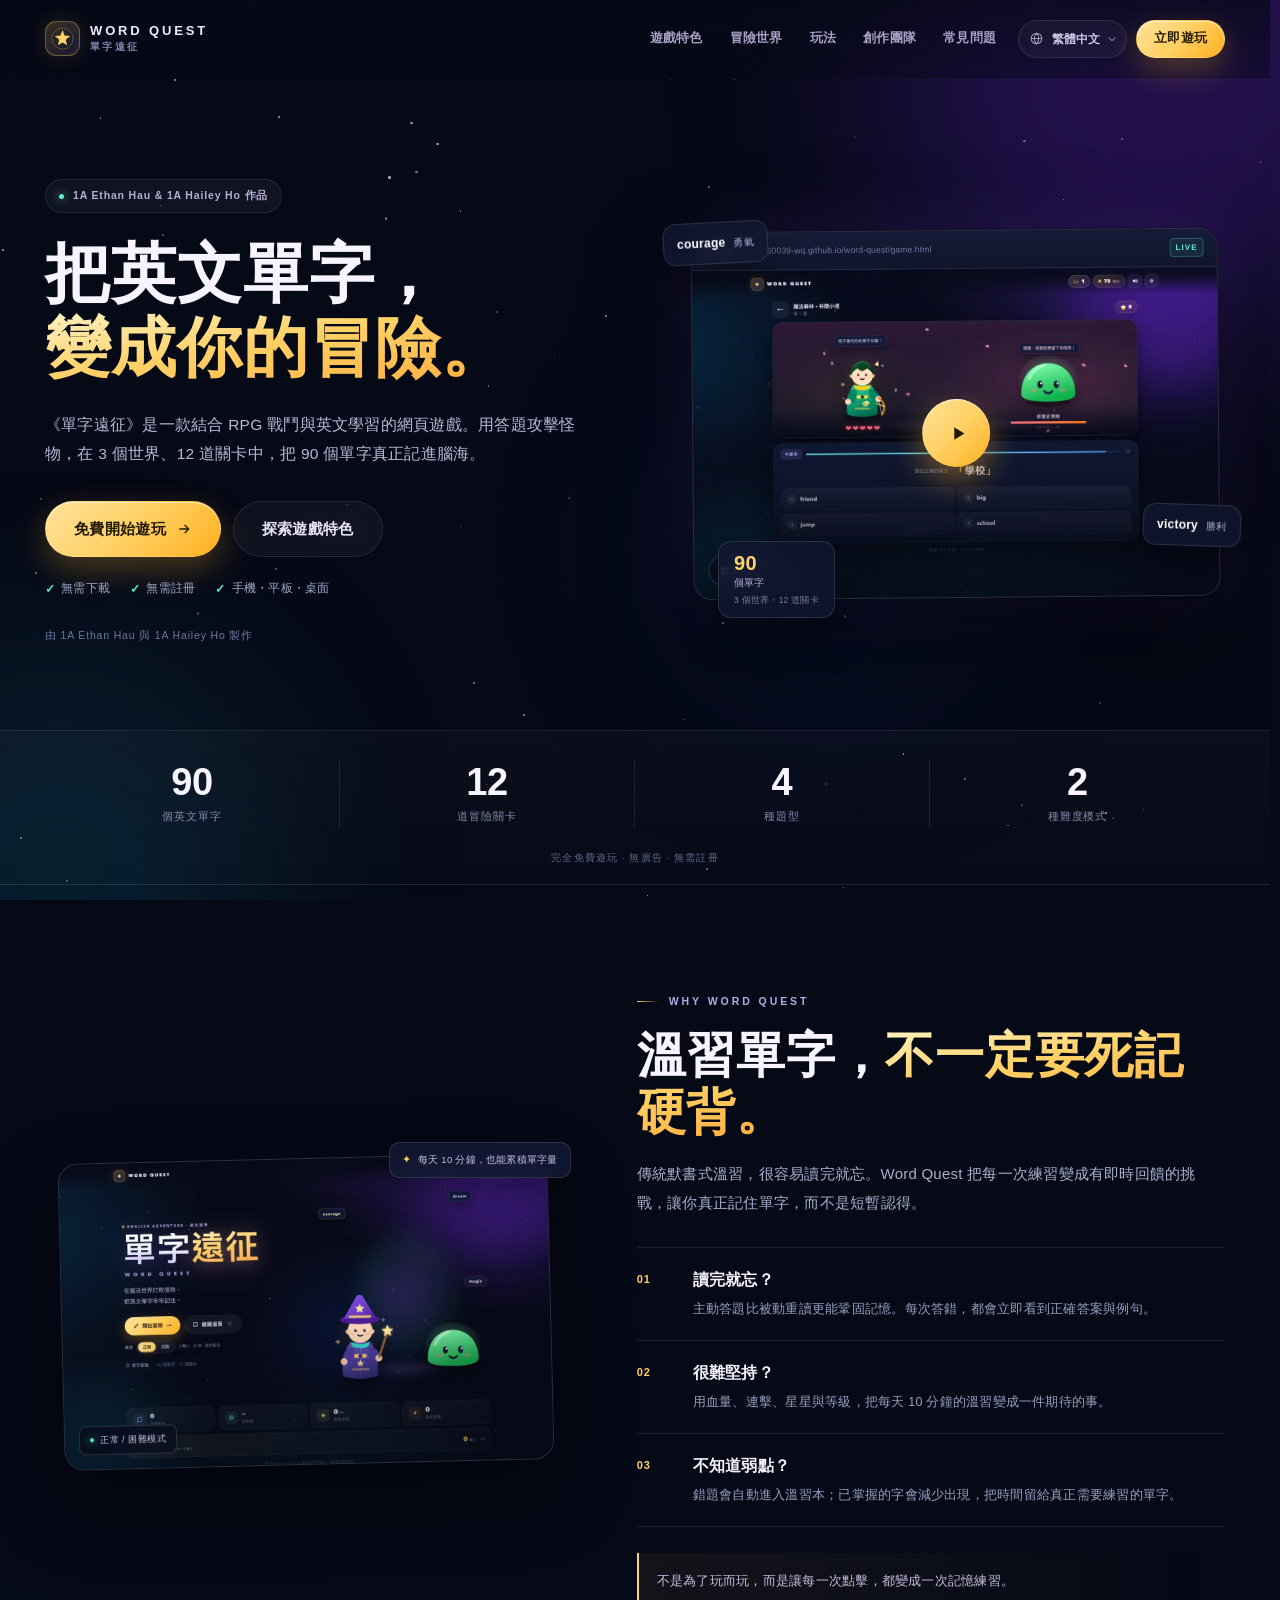
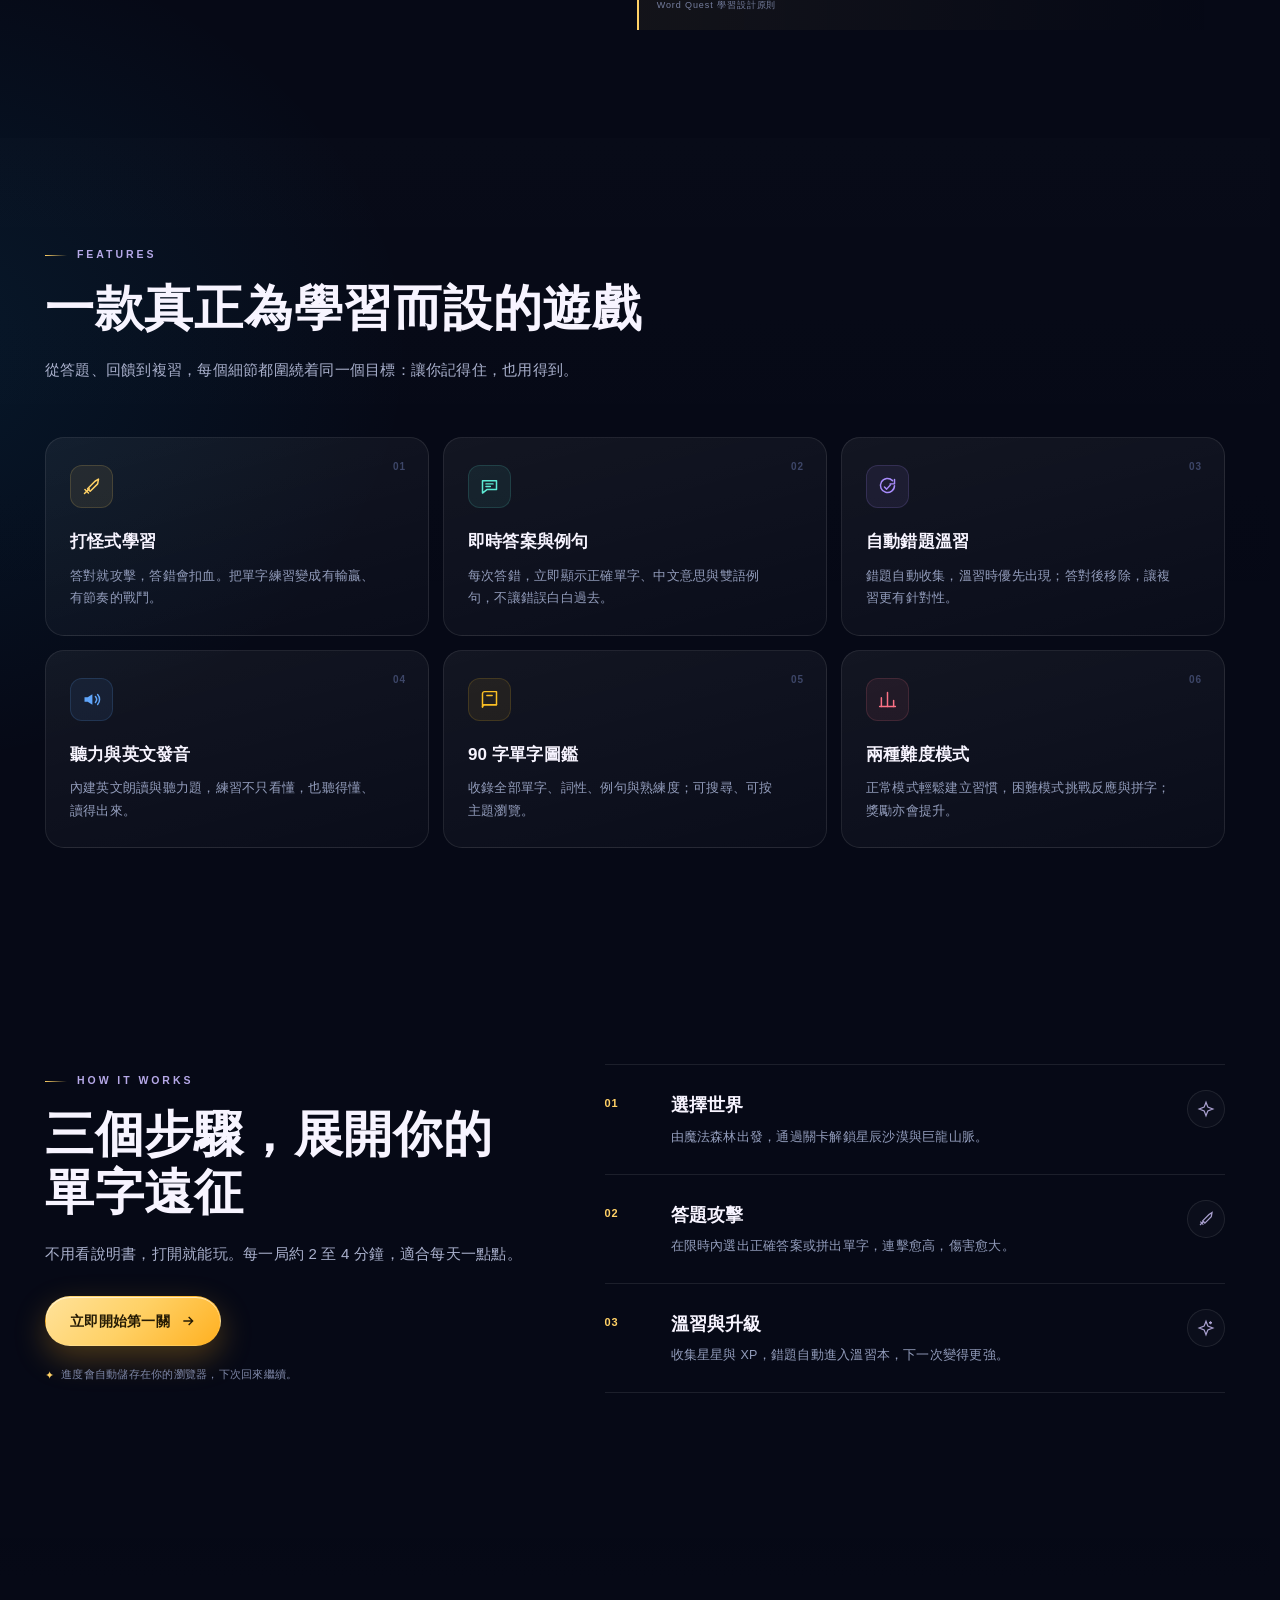
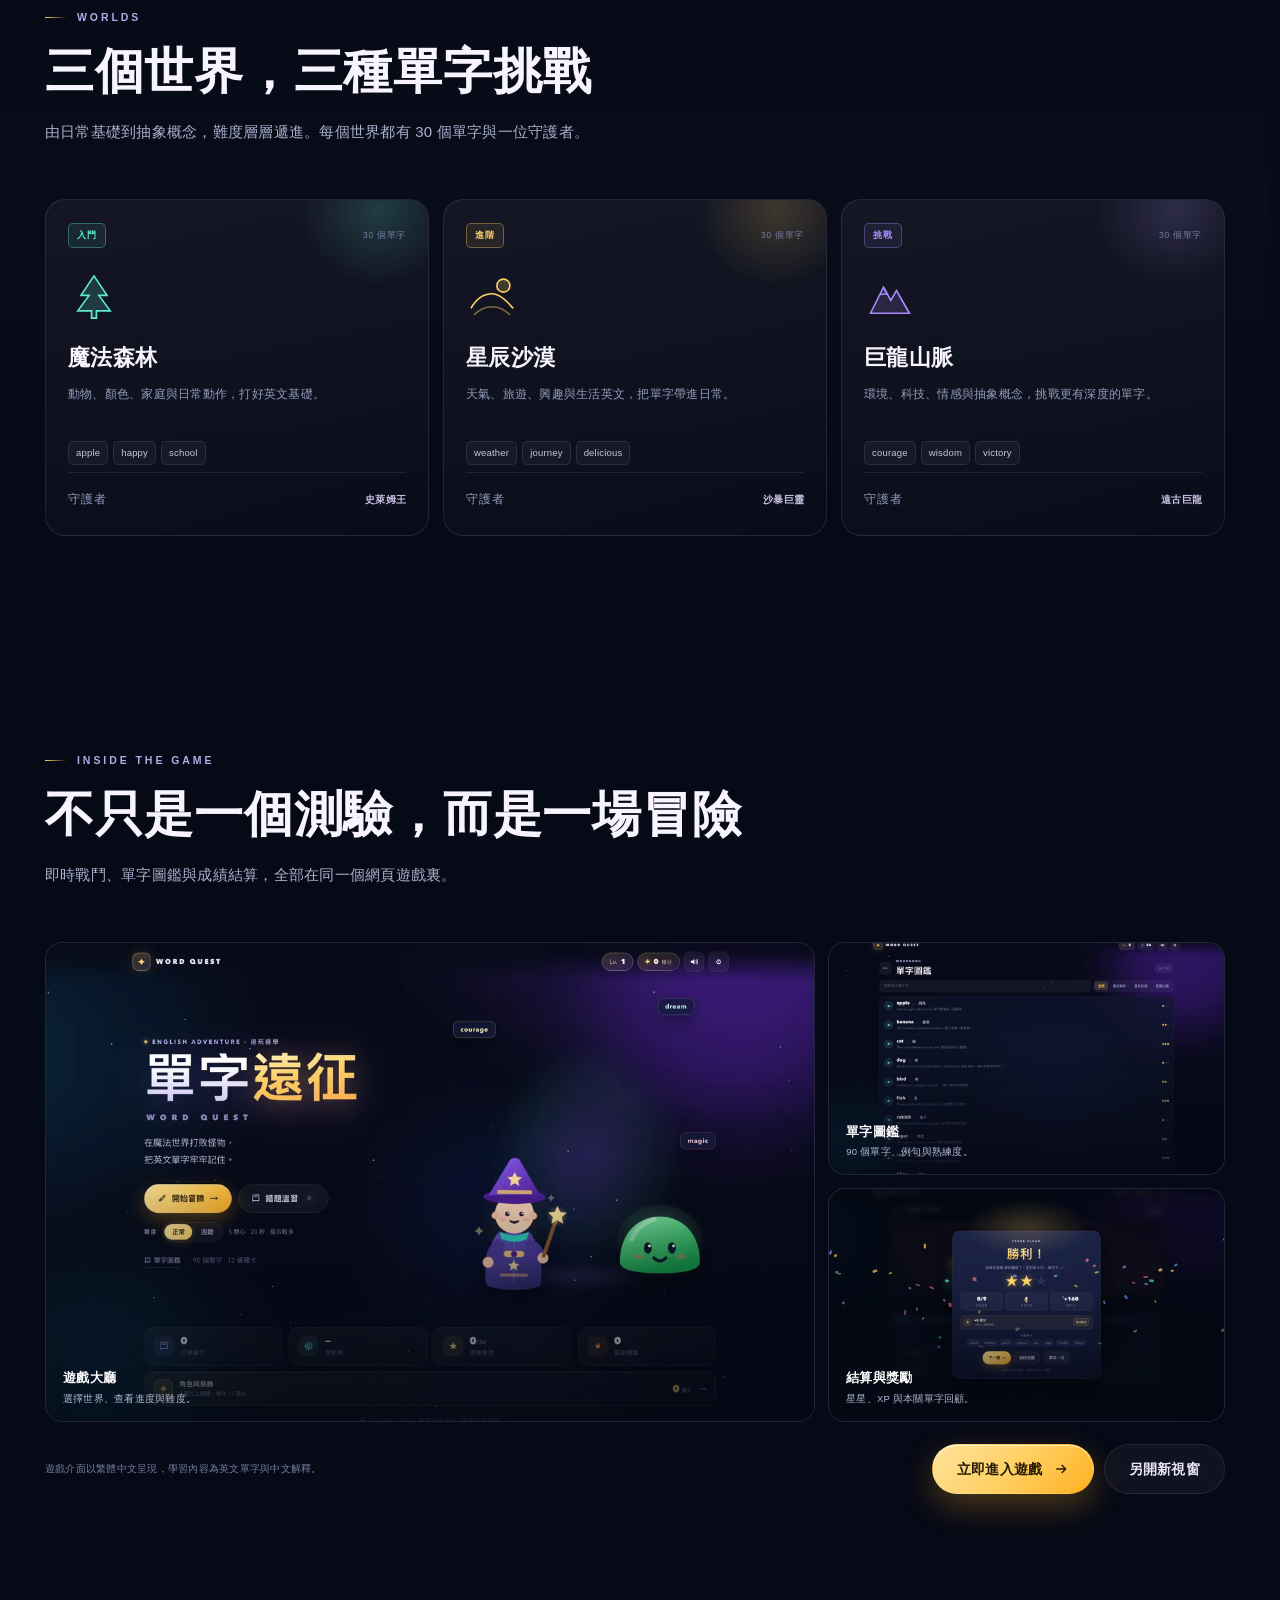
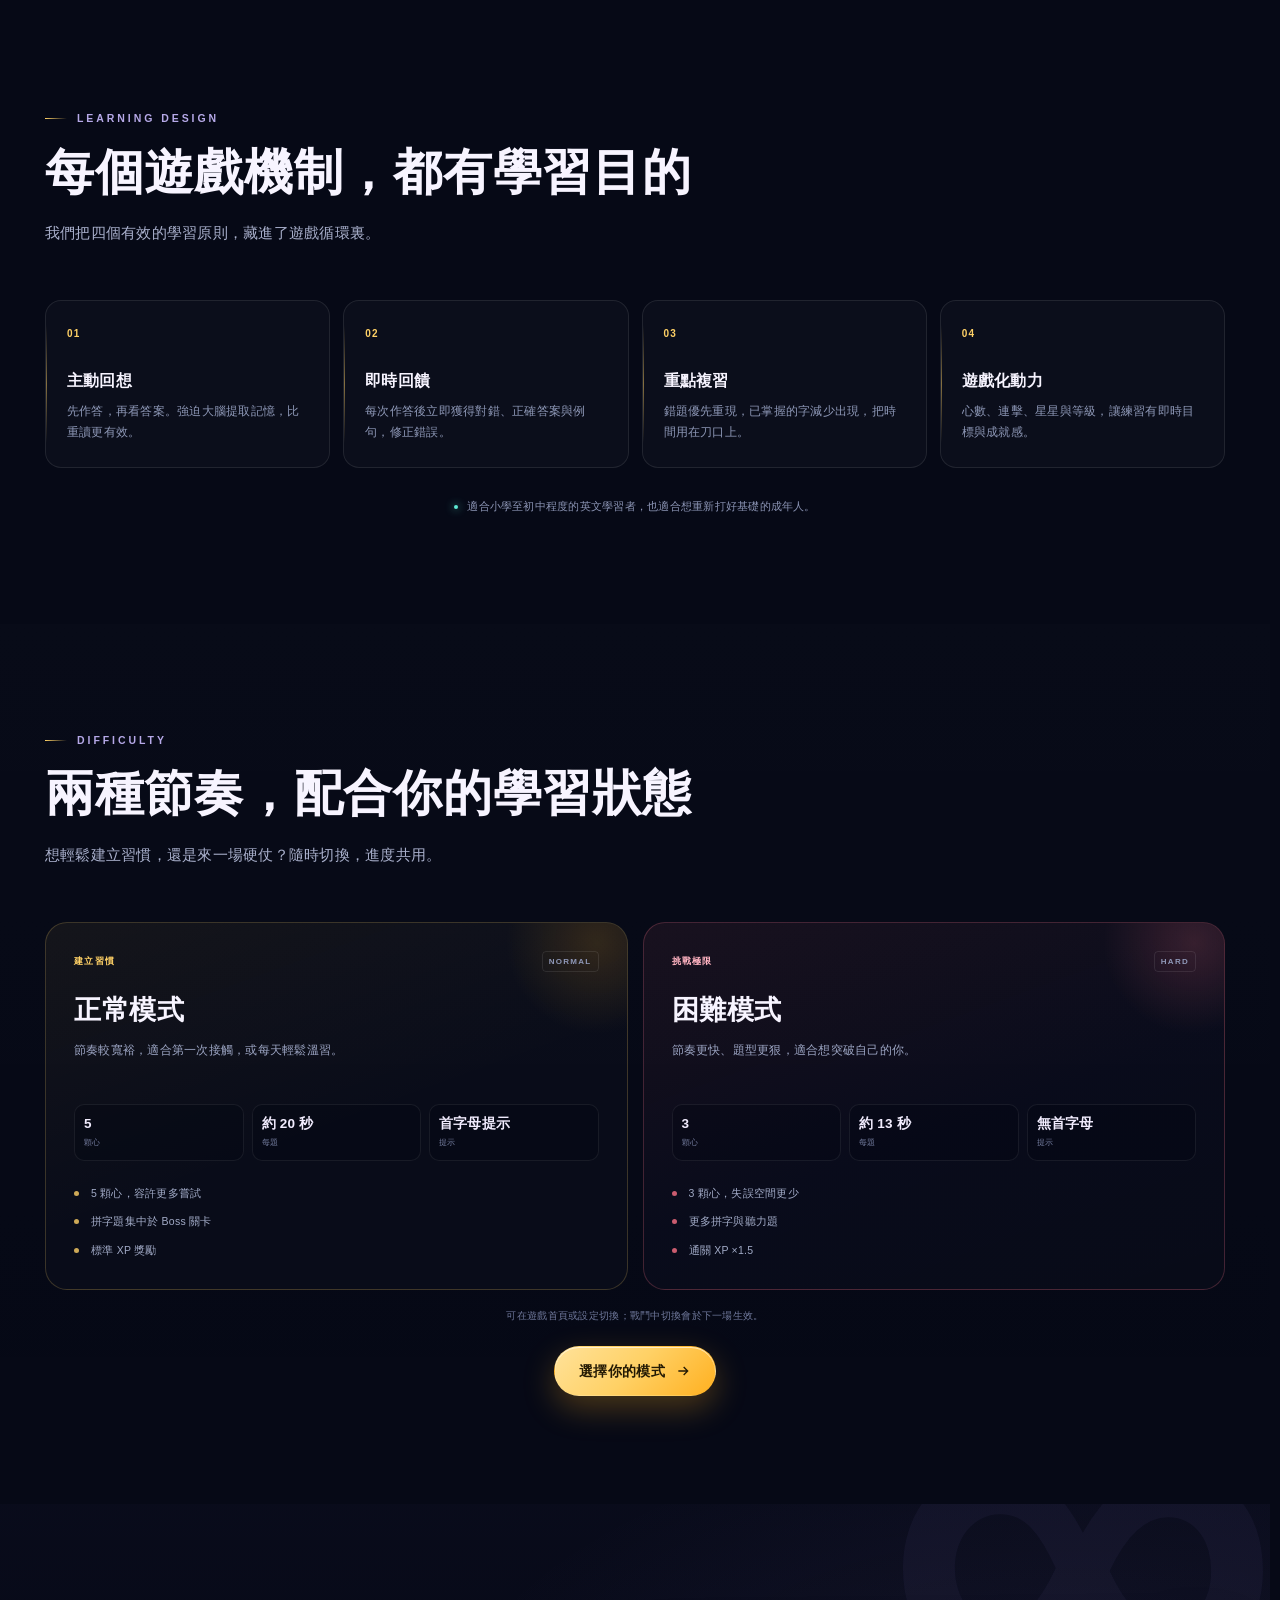
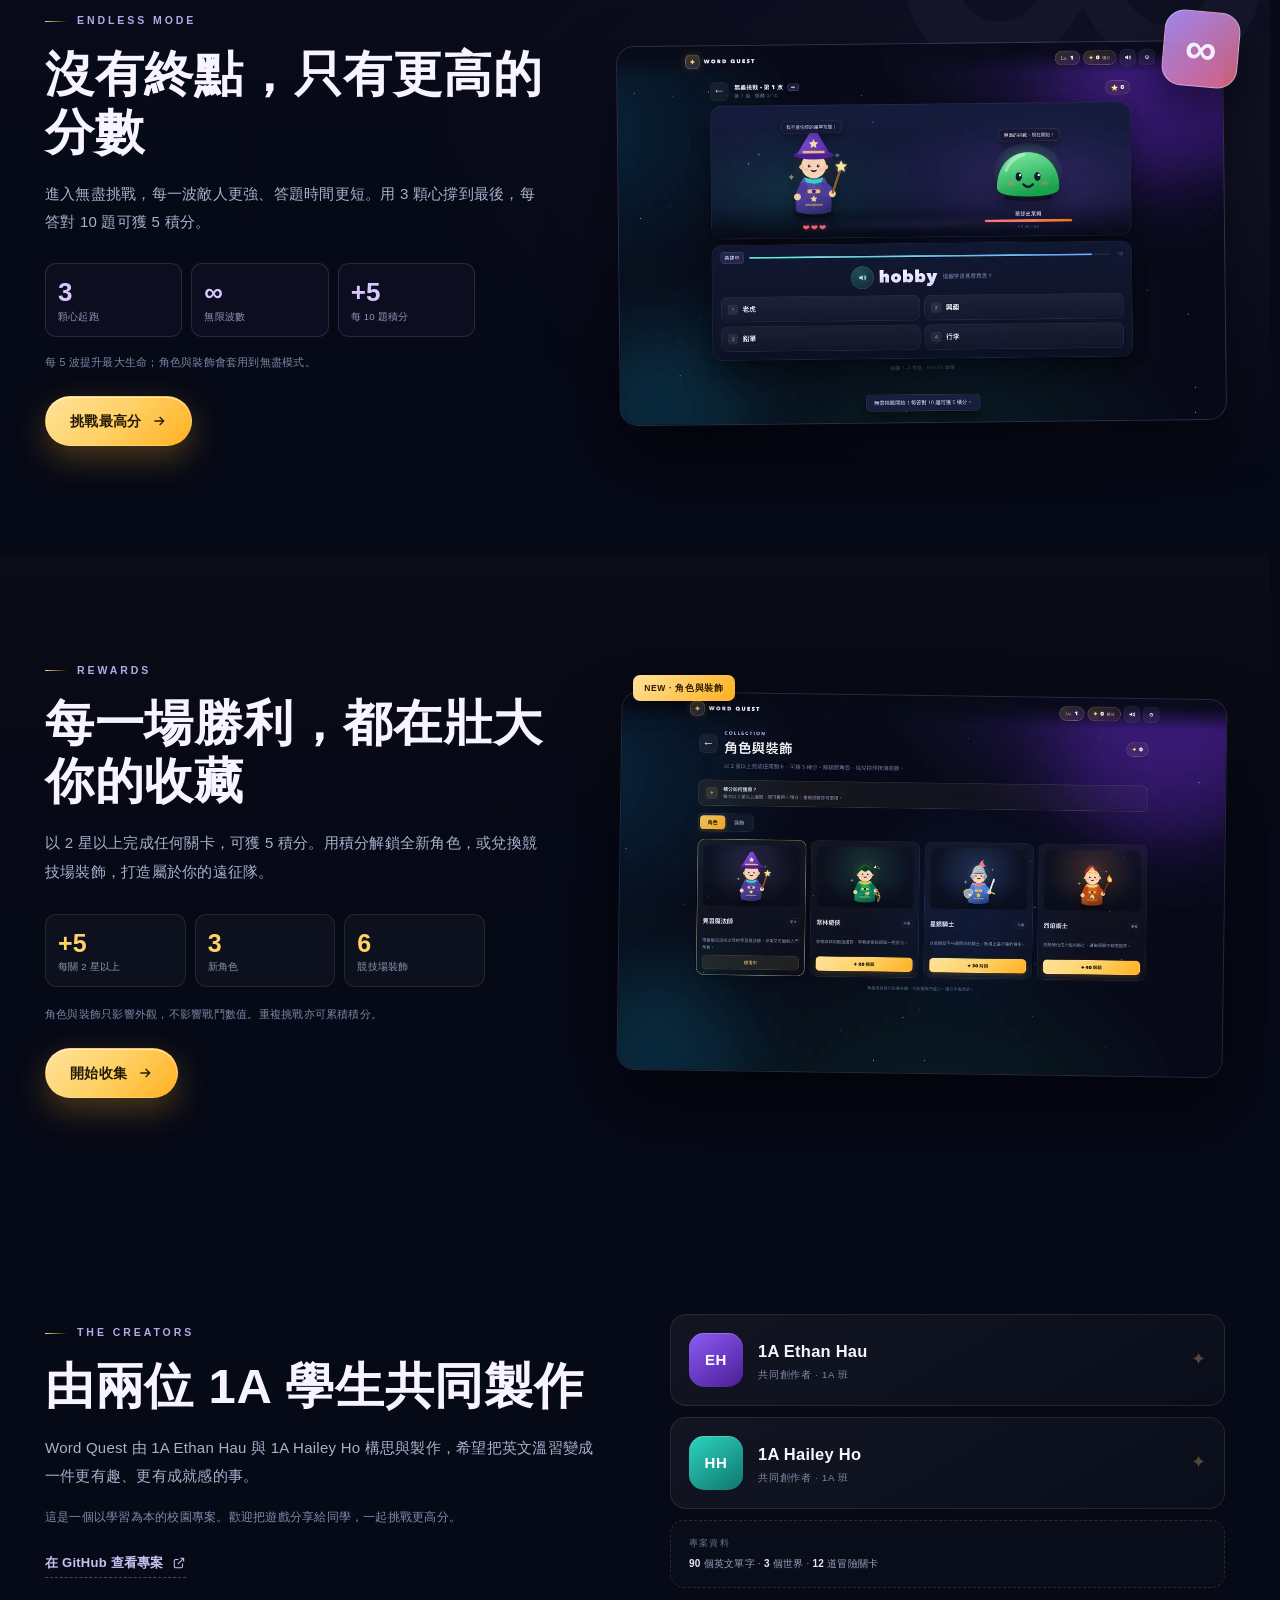
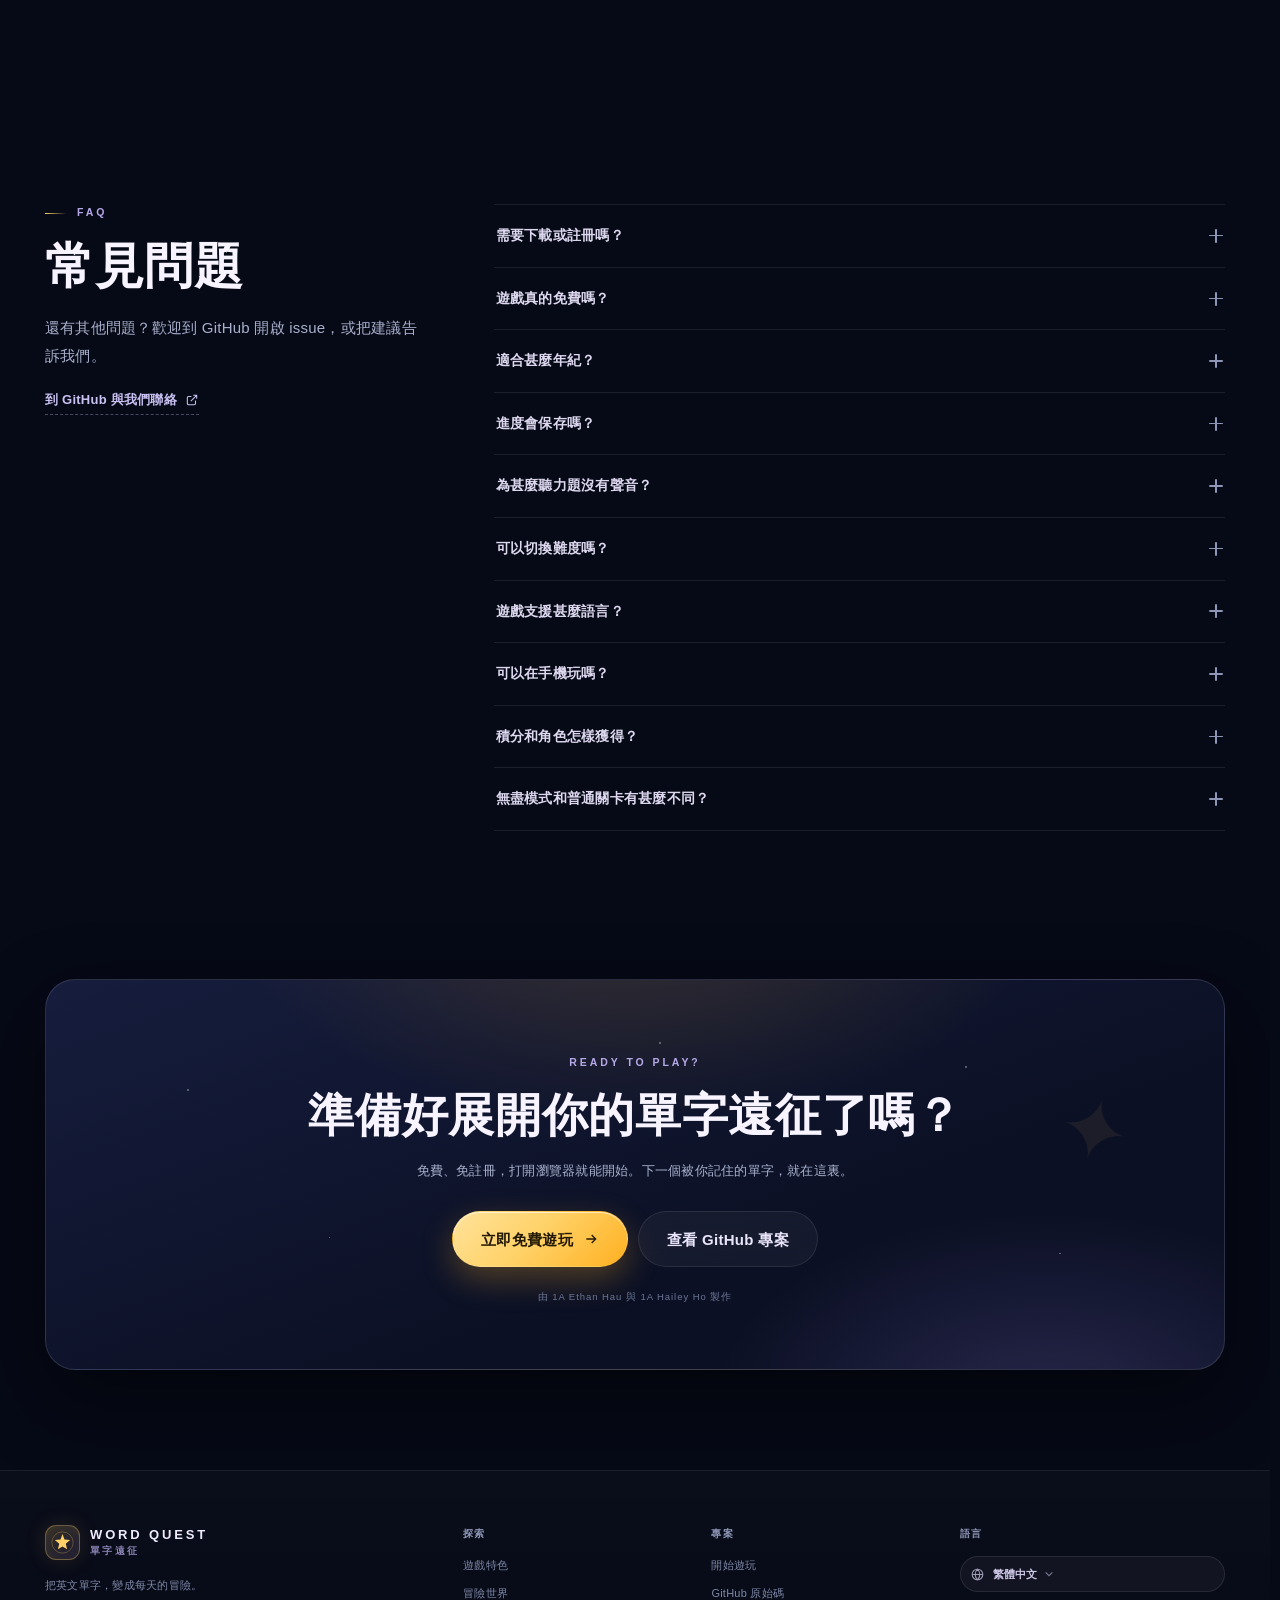
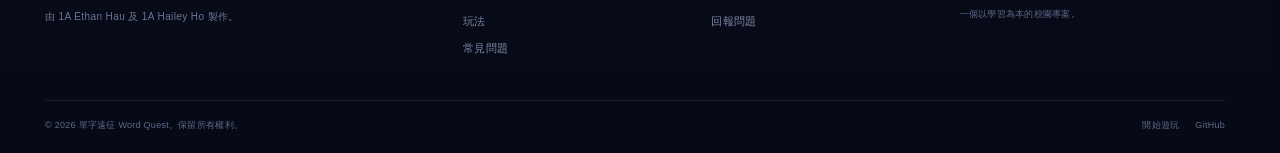
<file: index.html>
<!DOCTYPE html>
<html lang="zh-Hant" data-lang="zh-Hant">
<head>
<meta charset="UTF-8">
<meta name="viewport" content="width=device-width, initial-scale=1">
<title data-i18n="meta.title">單字遠征 Word Quest｜把英文單字變成冒險</title>
<meta name="description" content="單字遠征 Word Quest：結合 RPG 戰鬥與英文學習的免費網頁遊戲。90 個單字、3 個世界、12 道關卡，支援正常與困難模式。立即免費遊玩。" data-i18n-content="meta.desc">
<meta name="author" content="1A Ethan Hau, 1A Hailey Ho">
<meta name="theme-color" content="#070a18">
<link rel="canonical" href="https://s20260039-wq.github.io/word-quest/">
<link rel="icon" href="assets/favicon.svg" type="image/svg+xml">
<meta property="og:type" content="website">
<meta property="og:url" content="https://s20260039-wq.github.io/word-quest/">
<meta property="og:title" content="單字遠征 Word Quest｜把英文單字變成冒險" data-i18n-content="meta.ogTitle">
<meta property="og:description" content="90 個單字、3 個世界、12 道關卡。用答題打怪，讓英文單字真正記進腦海。" data-i18n-content="meta.ogDesc">
<meta property="og:image" content="https://s20260039-wq.github.io/word-quest/assets/og-cover.jpg">
<meta property="og:locale" content="zh_TW" data-i18n-content="meta.ogLocale">
<meta name="twitter:card" content="summary_large_image">
<meta name="twitter:title" content="單字遠征 Word Quest" data-i18n-content="meta.ogTitle">
<meta name="twitter:description" content="把英文單字變成冒險。免費遊玩，無需下載。" data-i18n-content="meta.ogDesc">
<meta name="twitter:image" content="https://s20260039-wq.github.io/word-quest/assets/og-cover.jpg">
<link rel="stylesheet" href="assets/site.css">
<script>
  document.documentElement.classList.add('js');
  window.addEventListener('load', function () {
    setTimeout(function () {
      if (!document.querySelector('[data-reveal].in')) document.documentElement.classList.remove('js');
    }, 2500);
  });
</script>
<script type="application/ld+json">
{
  "@context": "https://schema.org",
  "@type": "VideoGame",
  "name": "單字遠征 Word Quest",
  "url": "https://s20260039-wq.github.io/word-quest/",
  "description": "一款結合 RPG 戰鬥與英文單字學習的免費網頁遊戲，收錄 90 個單字、3 個世界與 12 道關卡。",
  "genre": ["Educational", "Language learning", "Role-playing game"],
  "gamePlatform": "Web browser",
  "applicationCategory": "EducationalApplication",
  "operatingSystem": "Any",
  "inLanguage": ["zh-Hant", "en"],
  "isAccessibleForFree": true,
  "author": [
    { "@type": "Person", "name": "1A Ethan Hau" },
    { "@type": "Person", "name": "1A Hailey Ho" }
  ],
  "offers": { "@type": "Offer", "price": "0", "priceCurrency": "HKD", "availability": "https://schema.org/InStock" },
  "image": "https://s20260039-wq.github.io/word-quest/assets/og-cover.jpg"
}
</script>
</head>
<body>
<a class="skip-link" href="#main" data-i18n="a11y.skip">跳至主要內容</a>
<div class="site-stars" id="siteStars" aria-hidden="true"></div>
<div class="site-aurora" aria-hidden="true"><span class="aurora a1"></span><span class="aurora a2"></span><span class="aurora a3"></span></div>

<header class="site-header" id="siteHeader">
  <div class="container header-inner">
    <a class="brand" href="#top" aria-label="Word Quest 單字遠征">
      <span class="brand-mark" aria-hidden="true">
        <svg viewBox="0 0 40 40" fill="none">
          <circle cx="20" cy="20" r="17" stroke="currentColor" stroke-opacity=".35" stroke-width="1.2"/>
          <path d="M20 6.5l3.2 8.6 9 1-7 5.9 2.2 8.9-7.4-4.7-7.4 4.7 2.2-8.9-7-5.9 9-1L20 6.5Z" fill="currentColor"/>
        </svg>
      </span>
      <span class="brand-text"><b>WORD QUEST</b><small data-i18n="brand.cn">單字遠征</small></span>
    </a>

    <nav class="main-nav" id="mainNav" aria-label="主要導覽" data-i18n-aria="nav.label">
      <a href="#features" data-i18n="nav.features">遊戲特色</a>
      <a href="#worlds" data-i18n="nav.worlds">冒險世界</a>
      <a href="#how" data-i18n="nav.how">玩法</a>
      <a href="#creators" data-i18n="nav.creators">創作團隊</a>
      <a href="#faq" data-i18n="nav.faq">常見問題</a>
    </nav>

    <div class="header-actions">
      <label class="lang-switch">
        <svg class="globe" viewBox="0 0 24 24" fill="none" stroke="currentColor" stroke-width="1.7" aria-hidden="true"><circle cx="12" cy="12" r="8.5"/><path d="M3.8 12h16.4M12 3.5c2.4 2.3 3.6 5.1 3.6 8.5s-1.2 6.2-3.6 8.5c-2.4-2.3-3.6-5.1-3.6-8.5S9.6 5.8 12 3.5Z"/></svg>
        <select data-lang-select aria-label="選擇語言" data-i18n-aria="lang.label">
          <option value="zh-Hant">繁體中文</option>
          <option value="zh-Hans">简体中文</option>
          <option value="en">English</option>
        </select>
        <svg class="chev" viewBox="0 0 12 8" fill="none" stroke="currentColor" stroke-width="1.6" aria-hidden="true"><path d="m1 1.5 5 5 5-5"/></svg>
      </label>
      <a class="btn btn-primary btn-header" href="game.html" data-play data-i18n="nav.play">立即遊玩</a>
      <button class="menu-btn" id="menuBtn" type="button" aria-expanded="false" aria-controls="mobileMenu" aria-label="開啟選單" data-i18n-aria="nav.menuOpen">
        <span></span><span></span>
      </button>
    </div>
  </div>
</header>

<div class="mobile-menu" id="mobileMenu" aria-hidden="true">
  <nav aria-label="流動導覽" data-i18n-aria="nav.label">
    <a href="#features" data-i18n="nav.features">遊戲特色</a>
    <a href="#worlds" data-i18n="nav.worlds">冒險世界</a>
    <a href="#how" data-i18n="nav.how">玩法</a>
    <a href="#creators" data-i18n="nav.creators">創作團隊</a>
    <a href="#faq" data-i18n="nav.faq">常見問題</a>
  </nav>
  <a class="btn btn-primary" href="game.html" data-play data-i18n="hero.ctaPlay">免費開始遊玩</a>
  <p class="mobile-menu__credit"><span data-i18n="hero.badge">1A Ethan Hau &amp; 1A Hailey Ho 作品</span></p>
</div>

<main id="main">
  <!-- HERO -->
  <section class="hero" id="top">
    <div class="container hero-grid">
      <div class="hero-copy" data-reveal>
        <p class="credit-pill"><span class="dot" aria-hidden="true"></span><span data-i18n="hero.badge">1A Ethan Hau &amp; 1A Hailey Ho 作品</span></p>
        <h1 class="hero-title" data-i18n-html="hero.title">把英文單字，<br><span class="grad">變成你的冒險。</span></h1>
        <p class="hero-lead" data-i18n="hero.lead">《單字遠征》是一款結合 RPG 戰鬥與英文學習的網頁遊戲。用答題攻擊怪物，在 3 個世界、12 道關卡中，把 90 個單字真正記進腦海。</p>
        <div class="hero-actions">
          <a class="btn btn-primary btn-lg" href="game.html" data-play>
            <span data-i18n="hero.ctaPlay">免費開始遊玩</span>
            <svg viewBox="0 0 24 24" fill="none" stroke="currentColor" stroke-width="2" aria-hidden="true"><path d="M5 12h14M13 6l6 6-6 6"/></svg>
          </a>
          <a class="btn btn-ghost btn-lg" href="#features">
            <span data-i18n="hero.ctaFeatures">探索遊戲特色</span>
          </a>
        </div>
        <ul class="hero-notes">
          <li><span class="check" aria-hidden="true">✓</span><span data-i18n="hero.note1">無需下載</span></li>
          <li><span class="check" aria-hidden="true">✓</span><span data-i18n="hero.note2">無需註冊</span></li>
          <li><span class="check" aria-hidden="true">✓</span><span data-i18n="hero.note3">手機・平板・桌面</span></li>
        </ul>
        <p class="hero-byline"><span data-i18n="hero.trust">由 1A Ethan Hau 與 1A Hailey Ho 製作</span></p>
      </div>

      <div class="hero-visual" data-reveal>
        <div class="hero-glow" aria-hidden="true"></div>
        <div class="browser">
          <div class="browser-bar">
            <div class="browser-dots" aria-hidden="true"><i></i><i></i><i></i></div>
            <span class="browser-url">s20260039-wq.github.io/word-quest/game.html</span>
            <span class="browser-live">LIVE</span>
          </div>
          <a class="browser-shot" href="game.html" data-play aria-label="開始試玩單字遠征" data-i18n-aria="hero.playAria">
            <img src="assets/game-battle.webp" width="1200" height="750" alt="單字遠征遊戲戰鬥畫面：英雄與怪物對戰，畫面顯示英文單字題目" data-i18n-alt="hero.alt" fetchpriority="high">
            <span class="shot-overlay">
              <span class="play-fab" aria-hidden="true"><svg viewBox="0 0 24 24" fill="currentColor"><path d="M9 6.5v11l9-5.5-9-5.5Z"/></svg></span>
              <span class="shot-cta" data-i18n="hero.playOverlay">點擊試玩</span>
            </span>
          </a>
        </div>
        <div class="float-card fc-a"><span class="fc-en">courage</span><span class="fc-zh" data-i18n="hero.word1">勇氣</span></div>
        <div class="float-card fc-b"><span class="fc-en">victory</span><span class="fc-zh" data-i18n="hero.word2">勝利</span></div>
        <div class="float-card fc-c"><b>90</b><span data-i18n="hero.floatLabel">個單字</span><small data-i18n="hero.floatSub">3 個世界・12 道關卡</small></div>
      </div>
    </div>
  </section>

  <!-- STATS -->
  <section class="stats-band" aria-label="遊戲數據">
    <div class="container stats-grid" data-reveal>
      <div class="stat"><b data-count="90">90</b><span data-i18n="stats.words">個英文單字</span></div>
      <div class="stat"><b data-count="12">12</b><span data-i18n="stats.stages">道冒險關卡</span></div>
      <div class="stat"><b data-count="4">4</b><span data-i18n="stats.types">種題型</span></div>
      <div class="stat"><b data-count="2">2</b><span data-i18n="stats.modes">種難度模式</span></div>
    </div>
    <p class="stats-note" data-i18n="stats.note">完全免費遊玩 · 無廣告 · 無需註冊</p>
  </section>

  <!-- WHY -->
  <section class="section why" id="why">
    <div class="container why-grid">
      <div class="why-visual" data-reveal>
        <div class="why-shot">
          <img src="assets/game-home.webp" width="1200" height="750" loading="lazy" alt="單字遠征遊戲首頁與難度選擇畫面" data-i18n-alt="why.alt">
          <span class="why-chip"><span class="chip-dot" aria-hidden="true"></span><span data-i18n="why.chip">正常 / 困難模式</span></span>
        </div>
        <div class="why-float"><span class="mini-star" aria-hidden="true">✦</span><span data-i18n="why.float">每天 10 分鐘，也能累積單字量</span></div>
      </div>
      <div class="why-copy" data-reveal>
        <p class="eyebrow">WHY WORD QUEST</p>
        <h2 class="section-title" data-i18n-html="why.title">溫習單字，<span class="grad">不一定要死記硬背。</span></h2>
        <p class="section-lead" data-i18n="why.lead">傳統默書式溫習，很容易讀完就忘。Word Quest 把每一次練習變成有即時回饋的挑戰，讓你真正記住單字，而不是短暫認得。</p>
        <div class="why-list">
          <article class="why-item">
            <span class="why-num">01</span>
            <div><h3 data-i18n="why.p1.t">讀完就忘？</h3><p data-i18n="why.p1.d">主動答題比被動重讀更能鞏固記憶。每次答錯，都會立即看到正確答案與例句。</p></div>
          </article>
          <article class="why-item">
            <span class="why-num">02</span>
            <div><h3 data-i18n="why.p2.t">很難堅持？</h3><p data-i18n="why.p2.d">用血量、連擊、星星與等級，把每天 10 分鐘的溫習變成一件期待的事。</p></div>
          </article>
          <article class="why-item">
            <span class="why-num">03</span>
            <div><h3 data-i18n="why.p3.t">不知道弱點？</h3><p data-i18n="why.p3.d">錯題會自動進入溫習本；已掌握的字會減少出現，把時間留給真正需要練習的單字。</p></div>
          </article>
        </div>
        <blockquote class="why-quote">
          <p data-i18n="why.quote">不是為了玩而玩，而是讓每一次點擊，都變成一次記憶練習。</p>
          <footer data-i18n="why.quoteBy">Word Quest 學習設計原則</footer>
        </blockquote>
      </div>
    </div>
  </section>

  <!-- FEATURES -->
  <section class="section features" id="features">
    <div class="container">
      <div class="section-head" data-reveal>
        <p class="eyebrow">FEATURES</p>
        <h2 class="section-title" data-i18n="features.title">一款真正為學習而設的遊戲</h2>
        <p class="section-lead" data-i18n="features.lead">從答題、回饋到複習，每個細節都圍繞着同一個目標：讓你記得住，也用得到。</p>
      </div>
      <div class="features-grid">
        <article class="feature-card" data-reveal>
          <span class="feature-icon" aria-hidden="true"><svg viewBox="0 0 24 24" fill="none" stroke="currentColor" stroke-width="1.7" stroke-linecap="round" stroke-linejoin="round"><path d="M20 3.5 19 9l-8.5 8.5-3-3L16 6l4-2.5Z"/><path d="M9.5 14.5 4 20"/><path d="M4.5 15.5 8.5 19.5"/></svg></span>
          <h3 data-i18n="features.f1.t">打怪式學習</h3>
          <p data-i18n="features.f1.d">答對就攻擊，答錯會扣血。把單字練習變成有輸贏、有節奏的戰鬥。</p>
          <span class="feature-index" aria-hidden="true">01</span>
        </article>
        <article class="feature-card" data-reveal>
          <span class="feature-icon" aria-hidden="true"><svg viewBox="0 0 24 24" fill="none" stroke="currentColor" stroke-width="1.7" stroke-linecap="round" stroke-linejoin="round"><path d="M4 5.5h16v10H9l-5 4v-14Z"/><path d="M8 9h8M8 12h5"/></svg></span>
          <h3 data-i18n="features.f2.t">即時答案與例句</h3>
          <p data-i18n="features.f2.d">每次答錯，立即顯示正確單字、中文意思與雙語例句，不讓錯誤白白過去。</p>
          <span class="feature-index" aria-hidden="true">02</span>
        </article>
        <article class="feature-card" data-reveal>
          <span class="feature-icon" aria-hidden="true"><svg viewBox="0 0 24 24" fill="none" stroke="currentColor" stroke-width="1.7" stroke-linecap="round" stroke-linejoin="round"><path d="M20 11a8 8 0 1 1-2.3-5.7"/><path d="M20 4v5h-5"/><path d="M8.5 12.5 11 15l4.5-5"/></svg></span>
          <h3 data-i18n="features.f3.t">自動錯題溫習</h3>
          <p data-i18n="features.f3.d">錯題自動收集，溫習時優先出現；答對後移除，讓複習更有針對性。</p>
          <span class="feature-index" aria-hidden="true">03</span>
        </article>
        <article class="feature-card" data-reveal>
          <span class="feature-icon" aria-hidden="true"><svg viewBox="0 0 24 24" fill="none" stroke="currentColor" stroke-width="1.7" stroke-linecap="round" stroke-linejoin="round"><path d="M4 9.5v5h3.6L13 18V6L7.6 9.5H4Z" fill="currentColor" stroke="none"/><path d="M16.5 8.7a5 5 0 0 1 0 6.6M19 6.3a8.5 8.5 0 0 1 0 11.4"/></svg></span>
          <h3 data-i18n="features.f4.t">聽力與英文發音</h3>
          <p data-i18n="features.f4.d">內建英文朗讀與聽力題，練習不只看懂，也聽得懂、讀得出來。</p>
          <span class="feature-index" aria-hidden="true">04</span>
        </article>
        <article class="feature-card" data-reveal>
          <span class="feature-icon" aria-hidden="true"><svg viewBox="0 0 24 24" fill="none" stroke="currentColor" stroke-width="1.7" stroke-linecap="round" stroke-linejoin="round"><path d="M4 5.5A2.5 2.5 0 0 1 6.5 3H20v15H6.5A2.5 2.5 0 0 0 4 20.5Z"/><path d="M4 20.5A2.5 2.5 0 0 1 6.5 18H20"/><path d="M9 7.5h6"/></svg></span>
          <h3 data-i18n="features.f5.t">90 字單字圖鑑</h3>
          <p data-i18n="features.f5.d">收錄全部單字、詞性、例句與熟練度；可搜尋、可按主題瀏覽。</p>
          <span class="feature-index" aria-hidden="true">05</span>
        </article>
        <article class="feature-card" data-reveal>
          <span class="feature-icon" aria-hidden="true"><svg viewBox="0 0 24 24" fill="none" stroke="currentColor" stroke-width="1.7" stroke-linecap="round" stroke-linejoin="round"><path d="M5 20V10M12 20V4M19 20v-7"/><path d="M3 20h18"/></svg></span>
          <h3 data-i18n="features.f6.t">兩種難度模式</h3>
          <p data-i18n="features.f6.d">正常模式輕鬆建立習慣，困難模式挑戰反應與拼字；獎勵亦會提升。</p>
          <span class="feature-index" aria-hidden="true">06</span>
        </article>
      </div>
    </div>
  </section>

  <!-- HOW -->
  <section class="section how" id="how">
    <div class="container how-grid">
      <div class="how-copy" data-reveal>
        <p class="eyebrow">HOW IT WORKS</p>
        <h2 class="section-title" data-i18n="how.title">三個步驟，展開你的單字遠征</h2>
        <p class="section-lead" data-i18n="how.lead">不用看說明書，打開就能玩。每一局約 2 至 4 分鐘，適合每天一點點。</p>
        <div class="how-cta"><a class="btn btn-primary" href="game.html" data-play><span data-i18n="how.cta">立即開始第一關</span><svg viewBox="0 0 24 24" fill="none" stroke="currentColor" stroke-width="2" aria-hidden="true"><path d="M5 12h14M13 6l6 6-6 6"/></svg></a></div>
        <div class="how-note"><span class="mini-star" aria-hidden="true">✦</span><span data-i18n="how.note">進度會自動儲存在你的瀏覽器，下次回來繼續。</span></div>
      </div>
      <ol class="how-steps">
        <li class="how-step" data-reveal>
          <span class="how-num">01</span>
          <div class="how-step-body">
            <h3 data-i18n="how.s1.t">選擇世界</h3>
            <p data-i18n="how.s1.d">由魔法森林出發，通過關卡解鎖星辰沙漠與巨龍山脈。</p>
          </div>
          <span class="how-icon" aria-hidden="true"><svg viewBox="0 0 24 24" fill="none" stroke="currentColor" stroke-width="1.7"><path d="m12 3 2.5 6.5L21 12l-6.5 2.5L12 21l-2.5-6.5L3 12l6.5-2.5L12 3Z"/></svg></span>
        </li>
        <li class="how-step" data-reveal>
          <span class="how-num">02</span>
          <div class="how-step-body">
            <h3 data-i18n="how.s2.t">答題攻擊</h3>
            <p data-i18n="how.s2.d">在限時內選出正確答案或拼出單字，連擊愈高，傷害愈大。</p>
          </div>
          <span class="how-icon" aria-hidden="true"><svg viewBox="0 0 24 24" fill="none" stroke="currentColor" stroke-width="1.7"><path d="M20 3.5 19 9l-8.5 8.5-3-3L16 6l4-2.5Z"/><path d="M9.5 14.5 4 20"/><path d="M4.5 15.5 8.5 19.5"/></svg></span>
        </li>
        <li class="how-step" data-reveal>
          <span class="how-num">03</span>
          <div class="how-step-body">
            <h3 data-i18n="how.s3.t">溫習與升級</h3>
            <p data-i18n="how.s3.d">收集星星與 XP，錯題自動進入溫習本，下一次變得更強。</p>
          </div>
          <span class="how-icon" aria-hidden="true"><svg viewBox="0 0 24 24" fill="none" stroke="currentColor" stroke-width="1.7"><path d="m12 3 2.5 6.5L21 12l-6.5 2.5L12 21l-2.5-6.5L3 12l6.5-2.5L12 3Z"/><path d="M18 3v4M16 5h4"/></svg></span>
        </li>
      </ol>
    </div>
  </section>

  <!-- WORLDS -->
  <section class="section worlds" id="worlds">
    <div class="container">
      <div class="section-head" data-reveal>
        <p class="eyebrow">WORLDS</p>
        <h2 class="section-title" data-i18n="worlds.title">三個世界，三種單字挑戰</h2>
        <p class="section-lead" data-i18n="worlds.lead">由日常基礎到抽象概念，難度層層遞進。每個世界都有 30 個單字與一位守護者。</p>
      </div>
      <div class="world-grid">
        <article class="world-card forest" data-reveal>
          <div class="world-top"><span class="world-level" data-i18n="worlds.forest.level">入門</span><span class="world-count" data-i18n="worlds.count">30 個單字</span></div>
          <span class="world-icon" aria-hidden="true"><svg viewBox="0 0 64 64" fill="none"><path d="M32 6 16 30h10L12 49h17v9h6v-9h17L38 30h10L32 6Z" fill="currentColor" fill-opacity=".18" stroke="currentColor" stroke-width="2"/></svg></span>
          <h3 data-i18n="worlds.forest.name">魔法森林</h3>
          <p data-i18n="worlds.forest.desc">動物、顏色、家庭與日常動作，打好英文基礎。</p>
          <div class="word-chips"><span>apple</span><span>happy</span><span>school</span></div>
          <p class="world-boss"><span data-i18n="worlds.boss">守護者</span><b data-i18n="worlds.forest.boss">史萊姆王</b></p>
        </article>
        <article class="world-card desert" data-reveal>
          <div class="world-top"><span class="world-level" data-i18n="worlds.desert.level">進階</span><span class="world-count" data-i18n="worlds.count">30 個單字</span></div>
          <span class="world-icon" aria-hidden="true"><svg viewBox="0 0 64 64" fill="none"><circle cx="46" cy="18" r="8" fill="currentColor" fill-opacity=".2" stroke="currentColor" stroke-width="2"/><path d="M6 46c8-14 18-18 26-18s16 6 26 18" stroke="currentColor" stroke-width="2"/><path d="M10 54c8-8 16-10 22-10s14 2 22 10" stroke="currentColor" stroke-width="2" stroke-opacity=".45"/></svg></span>
          <h3 data-i18n="worlds.desert.name">星辰沙漠</h3>
          <p data-i18n="worlds.desert.desc">天氣、旅遊、興趣與生活英文，把單字帶進日常。</p>
          <div class="word-chips"><span>weather</span><span>journey</span><span>delicious</span></div>
          <p class="world-boss"><span data-i18n="worlds.boss">守護者</span><b data-i18n="worlds.desert.boss">沙暴巨靈</b></p>
        </article>
        <article class="world-card mountain" data-reveal>
          <div class="world-top"><span class="world-level" data-i18n="worlds.mountain.level">挑戰</span><span class="world-count" data-i18n="worlds.count">30 個單字</span></div>
          <span class="world-icon" aria-hidden="true"><svg viewBox="0 0 64 64" fill="none"><path d="m8 52 16-32 9 16 7-12 16 28H8Z" fill="currentColor" fill-opacity=".16" stroke="currentColor" stroke-width="2"/><path d="m24 20 4 8-8 1" stroke="currentColor" stroke-width="2"/></svg></span>
          <h3 data-i18n="worlds.mountain.name">巨龍山脈</h3>
          <p data-i18n="worlds.mountain.desc">環境、科技、情感與抽象概念，挑戰更有深度的單字。</p>
          <div class="word-chips"><span>courage</span><span>wisdom</span><span>victory</span></div>
          <p class="world-boss"><span data-i18n="worlds.boss">守護者</span><b data-i18n="worlds.mountain.boss">遠古巨龍</b></p>
        </article>
      </div>
    </div>
  </section>

  <!-- GALLERY -->
  <section class="section gallery-section" id="game">
    <div class="container">
      <div class="section-head" data-reveal>
        <p class="eyebrow">INSIDE THE GAME</p>
        <h2 class="section-title" data-i18n="gallery.title">不只是一個測驗，而是一場冒險</h2>
        <p class="section-lead" data-i18n="gallery.lead">即時戰鬥、單字圖鑑與成績結算，全部在同一個網頁遊戲裏。</p>
      </div>
      <div class="gallery" data-reveal>
        <a class="gallery-shot gallery-main" href="game.html" data-play aria-label="試玩單字遠征" data-i18n-aria="gallery.playAria">
          <img src="assets/game-home.webp" width="1200" height="750" loading="lazy" alt="單字遠征遊戲大廳" data-i18n-alt="gallery.altHome">
          <span class="gallery-caption"><b data-i18n="gallery.home">遊戲大廳</b><small data-i18n="gallery.homeDesc">選擇世界、查看進度與難度。</small></span>
        </a>
        <a class="gallery-shot" href="game.html" data-play aria-label="試玩單字圖鑑" data-i18n-aria="gallery.playAria">
          <img src="assets/game-wordbook.webp" width="1200" height="750" loading="lazy" alt="單字圖鑑畫面" data-i18n-alt="gallery.altBook">
          <span class="gallery-caption"><b data-i18n="gallery.book">單字圖鑑</b><small data-i18n="gallery.bookDesc">90 個單字、例句與熟練度。</small></span>
        </a>
        <a class="gallery-shot" href="game.html" data-play aria-label="試玩單字遠征結算畫面" data-i18n-aria="gallery.playAria">
          <img src="assets/game-result.webp" width="1200" height="750" loading="lazy" alt="遊戲結算畫面" data-i18n-alt="gallery.altResult">
          <span class="gallery-caption"><b data-i18n="gallery.result">結算與獎勵</b><small data-i18n="gallery.resultDesc">星星、XP 與本關單字回顧。</small></span>
        </a>
      </div>
      <div class="gallery-foot" data-reveal>
        <p class="gallery-note" data-i18n="gallery.note">遊戲介面以繁體中文呈現，學習內容為英文單字與中文解釋。</p>
        <div class="gallery-actions">
          <a class="btn btn-primary" href="game.html" data-play><span data-i18n="gallery.cta">立即進入遊戲</span><svg viewBox="0 0 24 24" fill="none" stroke="currentColor" stroke-width="2" aria-hidden="true"><path d="M5 12h14M13 6l6 6-6 6"/></svg></a>
          <a class="btn btn-ghost" href="game.html" target="_blank" rel="noopener"><span data-i18n="gallery.newTab">另開新視窗</span></a>
        </div>
      </div>
    </div>
  </section>

  <!-- LEARNING DESIGN -->
  <section class="section learning" id="learning">
    <div class="container">
      <div class="section-head" data-reveal>
        <p class="eyebrow">LEARNING DESIGN</p>
        <h2 class="section-title" data-i18n="learning.title">每個遊戲機制，都有學習目的</h2>
        <p class="section-lead" data-i18n="learning.lead">我們把四個有效的學習原則，藏進了遊戲循環裏。</p>
      </div>
      <div class="learning-grid">
        <article class="learning-card" data-reveal><span class="learning-num">01</span><h3 data-i18n="learning.l1.t">主動回想</h3><p data-i18n="learning.l1.d">先作答，再看答案。強迫大腦提取記憶，比重讀更有效。</p></article>
        <article class="learning-card" data-reveal><span class="learning-num">02</span><h3 data-i18n="learning.l2.t">即時回饋</h3><p data-i18n="learning.l2.d">每次作答後立即獲得對錯、正確答案與例句，修正錯誤。</p></article>
        <article class="learning-card" data-reveal><span class="learning-num">03</span><h3 data-i18n="learning.l3.t">重點複習</h3><p data-i18n="learning.l3.d">錯題優先重現，已掌握的字減少出現，把時間用在刀口上。</p></article>
        <article class="learning-card" data-reveal><span class="learning-num">04</span><h3 data-i18n="learning.l4.t">遊戲化動力</h3><p data-i18n="learning.l4.d">心數、連擊、星星與等級，讓練習有即時目標與成就感。</p></article>
      </div>
      <p class="audience" data-reveal><span class="audience-dot" aria-hidden="true"></span><span data-i18n="learning.audience">適合小學至初中程度的英文學習者，也適合想重新打好基礎的成年人。</span></p>
    </div>
  </section>

  <!-- DIFFICULTY -->
  <section class="section difficulty" id="difficulty">
    <div class="container">
      <div class="section-head" data-reveal>
        <p class="eyebrow">DIFFICULTY</p>
        <h2 class="section-title" data-i18n="difficulty.title">兩種節奏，配合你的學習狀態</h2>
        <p class="section-lead" data-i18n="difficulty.lead">想輕鬆建立習慣，還是來一場硬仗？隨時切換，進度共用。</p>
      </div>
      <div class="diff-grid">
        <article class="diff-card normal" data-reveal>
          <div class="diff-head"><span class="diff-kicker" data-i18n="difficulty.normal.tag">建立習慣</span><span class="diff-badge">NORMAL</span></div>
          <h3 data-i18n="difficulty.normal.name">正常模式</h3>
          <p class="diff-desc" data-i18n="difficulty.normal.desc">節奏較寬裕，適合第一次接觸，或每天輕鬆溫習。</p>
          <div class="diff-stats">
            <div><b>5</b><span data-i18n="difficulty.hearts">顆心</span></div>
            <div><b data-i18n="difficulty.normal.time">約 20 秒</b><span data-i18n="difficulty.perQuestion">每題</span></div>
            <div><b data-i18n="difficulty.normal.hint">首字母提示</b><span data-i18n="difficulty.hint">提示</span></div>
          </div>
          <ul class="diff-list">
            <li data-i18n="difficulty.normal.p1">5 顆心，容許更多嘗試</li>
            <li data-i18n="difficulty.normal.p2">拼字題集中於 Boss 關卡</li>
            <li data-i18n="difficulty.normal.p3">標準 XP 獎勵</li>
          </ul>
        </article>
        <article class="diff-card hard" data-reveal>
          <div class="diff-head"><span class="diff-kicker" data-i18n="difficulty.hard.tag">挑戰極限</span><span class="diff-badge">HARD</span></div>
          <h3 data-i18n="difficulty.hard.name">困難模式</h3>
          <p class="diff-desc" data-i18n="difficulty.hard.desc">節奏更快、題型更狠，適合想突破自己的你。</p>
          <div class="diff-stats">
            <div><b>3</b><span data-i18n="difficulty.hearts">顆心</span></div>
            <div><b data-i18n="difficulty.hard.time">約 13 秒</b><span data-i18n="difficulty.perQuestion">每題</span></div>
            <div><b data-i18n="difficulty.hard.hint">無首字母</b><span data-i18n="difficulty.hint">提示</span></div>
          </div>
          <ul class="diff-list">
            <li data-i18n="difficulty.hard.p1">3 顆心，失誤空間更少</li>
            <li data-i18n="difficulty.hard.p2">更多拼字與聽力題</li>
            <li data-i18n="difficulty.hard.p3">通關 XP ×1.5</li>
          </ul>
        </article>
      </div>
      <p class="diff-note" data-i18n="difficulty.note">可在遊戲首頁或設定切換；戰鬥中切換會於下一場生效。</p>
      <div class="diff-cta" data-reveal><a class="btn btn-primary" href="game.html" data-play><span data-i18n="difficulty.cta">選擇你的模式</span><svg viewBox="0 0 24 24" fill="none" stroke="currentColor" stroke-width="2" aria-hidden="true"><path d="M5 12h14M13 6l6 6-6 6"/></svg></a></div>
    </div>
  </section>

  <!-- ENDLESS MODE -->
  <section class="section endless-section" id="endless">
    <div class="container endless-grid">
      <div class="endless-copy" data-reveal>
        <p class="eyebrow">ENDLESS MODE</p>
        <h2 class="section-title" data-i18n="endless.title">沒有終點，只有更高的分數</h2>
        <p class="section-lead" data-i18n="endless.lead">進入無盡挑戰，每一波敵人更強、答題時間更短。用 3 顆心撐到最後，每答對 10 題可獲 5 積分。</p>
        <div class="endless-stats">
          <div><b>3</b><span data-i18n="endless.hearts">顆心起跑</span></div>
          <div><b>∞</b><span data-i18n="endless.waves">無限波數</span></div>
          <div><b>+5</b><span data-i18n="endless.reward">每 10 題積分</span></div>
        </div>
        <p class="endless-note" data-i18n="endless.note">每 5 波提升最大生命；角色與裝飾會套用到無盡模式。</p>
        <a class="btn btn-primary" href="game.html" data-play><span data-i18n="endless.cta">挑戰最高分</span><svg viewBox="0 0 24 24" fill="none" stroke="currentColor" stroke-width="2" aria-hidden="true"><path d="M5 12h14M13 6l6 6-6 6"/></svg></a>
      </div>
      <div class="endless-visual" data-reveal>
        <img src="assets/game-endless.webp" width="1200" height="750" loading="lazy" alt="無盡挑戰遊戲畫面，顯示第 1 波、3 顆心與英文題目" data-i18n-alt="endless.alt">
        <div class="endless-badge" aria-hidden="true">∞</div>
      </div>
    </div>
  </section>

  <!-- REWARDS -->
  <section class="section rewards" id="rewards">
    <div class="container rewards-grid">
      <div class="rewards-copy" data-reveal>
        <p class="eyebrow">REWARDS</p>
        <h2 class="section-title" data-i18n="rewards.title">每一場勝利，都在壯大你的收藏</h2>
        <p class="section-lead" data-i18n="rewards.lead">以 2 星以上完成任何關卡，可獲 5 積分。用積分解鎖全新角色，或兌換競技場裝飾，打造屬於你的遠征隊。</p>
        <div class="reward-stats">
          <div><b>+5</b><span data-i18n="rewards.points">每關 2 星以上</span></div>
          <div><b>3</b><span data-i18n="rewards.characters">新角色</span></div>
          <div><b>6</b><span data-i18n="rewards.decor">競技場裝飾</span></div>
        </div>
        <p class="rewards-note" data-i18n="rewards.note">角色與裝飾只影響外觀，不影響戰鬥數值。重複挑戰亦可累積積分。</p>
        <a class="btn btn-primary" href="game.html" data-play><span data-i18n="rewards.cta">開始收集</span><svg viewBox="0 0 24 24" fill="none" stroke="currentColor" stroke-width="2" aria-hidden="true"><path d="M5 12h14M13 6l6 6-6 6"/></svg></a>
      </div>
      <div class="rewards-visual" data-reveal>
        <img src="assets/game-shop.webp" width="1200" height="750" loading="lazy" alt="角色與裝飾商店畫面，展示四位可解鎖角色" data-i18n-alt="rewards.alt">
        <span class="reward-tag" data-i18n="rewards.tag">NEW · 角色與裝飾</span>
      </div>
    </div>
  </section>

  <!-- CREATORS -->
  <section class="section creators" id="creators">
    <div class="container creators-grid">
      <div class="creators-copy" data-reveal>
        <p class="eyebrow">THE CREATORS</p>
        <h2 class="section-title" data-i18n="creators.title">由兩位 1A 學生共同製作</h2>
        <p class="section-lead" data-i18n="creators.lead">Word Quest 由 1A Ethan Hau 與 1A Hailey Ho 構思與製作，希望把英文溫習變成一件更有趣、更有成就感的事。</p>
        <p class="creators-note" data-i18n="creators.note">這是一個以學習為本的校園專案。歡迎把遊戲分享給同學，一起挑戰更高分。</p>
        <a class="text-link" href="https://github.com/s20260039-wq/word-quest" target="_blank" rel="noopener"><span data-i18n="creators.github">在 GitHub 查看專案</span><svg viewBox="0 0 24 24" fill="none" stroke="currentColor" stroke-width="1.8" aria-hidden="true"><path d="M14 4h6v6M20 4 10 14"/><path d="M18 13v5a2 2 0 0 1-2 2H6a2 2 0 0 1-2-2V8a2 2 0 0 1 2-2h5"/></svg></a>
      </div>
      <div class="creator-cards">
        <article class="creator-card" data-reveal>
          <span class="avatar avatar-e" aria-hidden="true">EH</span>
          <div><h3>1A Ethan Hau</h3><p data-i18n="creators.role">共同創作者 · 1A 班</p></div>
          <span class="creator-mark" aria-hidden="true">✦</span>
        </article>
        <article class="creator-card" data-reveal>
          <span class="avatar avatar-h" aria-hidden="true">HH</span>
          <div><h3>1A Hailey Ho</h3><p data-i18n="creators.role">共同創作者 · 1A 班</p></div>
          <span class="creator-mark" aria-hidden="true">✦</span>
        </article>
        <div class="creator-project" data-reveal>
          <span class="project-label" data-i18n="creators.projectLabel">專案資料</span>
          <p><span>90</span> <span data-i18n="stats.words">個英文單字</span> · <span>3</span> <span data-i18n="worlds.label">個世界</span> · <span>12</span> <span data-i18n="stats.stages">道冒險關卡</span></p>
        </div>
      </div>
    </div>
  </section>

  <!-- FAQ -->
  <section class="section faq" id="faq">
    <div class="container faq-grid">
      <div class="faq-intro" data-reveal>
        <p class="eyebrow">FAQ</p>
        <h2 class="section-title" data-i18n="faq.title">常見問題</h2>
        <p class="section-lead" data-i18n="faq.lead">還有其他問題？歡迎到 GitHub 開啟 issue，或把建議告訴我們。</p>
        <a class="text-link" href="https://github.com/s20260039-wq/word-quest/issues" target="_blank" rel="noopener"><span data-i18n="faq.more">到 GitHub 與我們聯絡</span><svg viewBox="0 0 24 24" fill="none" stroke="currentColor" stroke-width="1.8" aria-hidden="true"><path d="M14 4h6v6M20 4 10 14"/><path d="M18 13v5a2 2 0 0 1-2 2H6a2 2 0 0 1-2-2V8a2 2 0 0 1 2-2h5"/></svg></a>
      </div>
      <div class="faq-list">
        <details class="faq-item" data-reveal><summary><span data-i18n="faq.q1">需要下載或註冊嗎？</span><span class="faq-plus" aria-hidden="true"></span></summary><div class="faq-a"><p data-i18n="faq.a1">不需要。Word Quest 是一個網頁遊戲，用手機或電腦瀏覽器打開即可遊玩，亦不需要建立帳號。</p></div></details>
        <details class="faq-item" data-reveal><summary><span data-i18n="faq.q2">遊戲真的免費嗎？</span><span class="faq-plus" aria-hidden="true"></span></summary><div class="faq-a"><p data-i18n="faq.a2">是。全部 90 個單字、3 個世界與 12 道關卡均可免費遊玩，沒有廣告或付費牆。</p></div></details>
        <details class="faq-item" data-reveal><summary><span data-i18n="faq.q3">適合甚麼年紀？</span><span class="faq-plus" aria-hidden="true"></span></summary><div class="faq-a"><p data-i18n="faq.a3">單字涵蓋小學至初中基礎，適合約 8 歲以上的英文學習者；成年人想溫習基礎單字也適合。</p></div></details>
        <details class="faq-item" data-reveal><summary><span data-i18n="faq.q4">進度會保存嗎？</span><span class="faq-plus" aria-hidden="true"></span></summary><div class="faq-a"><p data-i18n="faq.a4">會。等級、星星、錯題與單字熟練度會儲存在你目前使用的瀏覽器。更換裝置或清除網站資料後不會同步。</p></div></details>
        <details class="faq-item" data-reveal><summary><span data-i18n="faq.q5">為甚麼聽力題沒有聲音？</span><span class="faq-plus" aria-hidden="true"></span></summary><div class="faq-a"><p data-i18n="faq.a5">聽力題使用瀏覽器的英文語音功能，請確認裝置音量與網站音效已開啟。關閉遊戲音效時，系統不會發出聽力題。</p></div></details>
        <details class="faq-item" data-reveal><summary><span data-i18n="faq.q6">可以切換難度嗎？</span><span class="faq-plus" aria-hidden="true"></span></summary><div class="faq-a"><p data-i18n="faq.a6">可以。在遊戲首頁或設定中切換正常／困難模式；若在戰鬥中切換，會在下一場生效。</p></div></details>
        <details class="faq-item" data-reveal><summary><span data-i18n="faq.q7">遊戲支援甚麼語言？</span><span class="faq-plus" aria-hidden="true"></span></summary><div class="faq-a"><p data-i18n="faq.a7">網站提供繁體中文、简体中文及 English 介面；遊戲本身以繁體中文呈現，學習內容為英文單字與中文解釋。</p></div></details>
        <details class="faq-item" data-reveal><summary><span data-i18n="faq.q8">可以在手機玩嗎？</span><span class="faq-plus" aria-hidden="true"></span></summary><div class="faq-a"><p data-i18n="faq.a8">可以。遊戲已針對手機、平板與桌面瀏覽器調整版面；建議使用最新版 Chrome、Edge 或 Safari。</p></div></details>
        <details class="faq-item" data-reveal><summary><span data-i18n="faq.q9">積分和角色怎樣獲得？</span><span class="faq-plus" aria-hidden="true"></span></summary><div class="faq-a"><p data-i18n="faq.a9">每次以 2 星以上完成關卡可獲 5 積分；在角色與裝飾商店可用積分解鎖 3 個新角色及 5 款競技場裝飾（另設 1 款預設主題）。</p></div></details>
        <details class="faq-item" data-reveal><summary><span data-i18n="faq.q10">無盡模式和普通關卡有甚麼不同？</span><span class="faq-plus" aria-hidden="true"></span></summary><div class="faq-a"><p data-i18n="faq.a10">無盡模式會不斷出題，每波敵人更強、答題時間更短；起始 3 顆心，每 5 波提升最大生命，每答對 10 題可獲 5 積分。</p></div></details>
      </div>
    </div>
  </section>

  <!-- FINAL CTA -->
  <section class="cta-section">
    <div class="container" data-reveal>
      <div class="cta-card">
        <div class="cta-stars" aria-hidden="true"><i></i><i></i><i></i><i></i><i></i></div>
        <span class="cta-star" aria-hidden="true">✦</span>
        <p class="eyebrow">READY TO PLAY?</p>
        <h2 data-i18n="cta.title">準備好展開你的單字遠征了嗎？</h2>
        <p data-i18n="cta.lead">免費、免註冊，打開瀏覽器就能開始。下一個被你記住的單字，就在這裏。</p>
        <div class="cta-actions">
          <a class="btn btn-primary btn-lg" href="game.html" data-play><span data-i18n="cta.play">立即免費遊玩</span><svg viewBox="0 0 24 24" fill="none" stroke="currentColor" stroke-width="2" aria-hidden="true"><path d="M5 12h14M13 6l6 6-6 6"/></svg></a>
          <a class="btn btn-ghost btn-lg" href="https://github.com/s20260039-wq/word-quest" target="_blank" rel="noopener"><span data-i18n="cta.github">查看 GitHub 專案</span></a>
        </div>
        <p class="cta-note" data-i18n="cta.note">由 1A Ethan Hau 與 1A Hailey Ho 製作</p>
      </div>
    </div>
  </section>
</main>

<footer class="site-footer">
  <div class="container footer-grid">
    <div class="footer-brand">
      <a class="brand" href="#top" aria-label="Word Quest 單字遠征">
        <span class="brand-mark" aria-hidden="true"><svg viewBox="0 0 40 40" fill="none"><circle cx="20" cy="20" r="17" stroke="currentColor" stroke-opacity=".35" stroke-width="1.2"/><path d="M20 6.5l3.2 8.6 9 1-7 5.9 2.2 8.9-7.4-4.7-7.4 4.7 2.2-8.9-7-5.9 9-1L20 6.5Z" fill="currentColor"/></svg></span>
        <span class="brand-text"><b>WORD QUEST</b><small data-i18n="brand.cn">單字遠征</small></span>
      </a>
      <p data-i18n="footer.tagline">把英文單字，變成每天的冒險。</p>
      <p class="footer-made" data-i18n="footer.made">由 1A Ethan Hau 及 1A Hailey Ho 製作。</p>
    </div>
    <div class="footer-col">
      <h3 data-i18n="footer.explore">探索</h3>
      <a href="#features" data-i18n="nav.features">遊戲特色</a>
      <a href="#worlds" data-i18n="nav.worlds">冒險世界</a>
      <a href="#how" data-i18n="nav.how">玩法</a>
      <a href="#faq" data-i18n="nav.faq">常見問題</a>
    </div>
    <div class="footer-col">
      <h3 data-i18n="footer.project">專案</h3>
      <a href="game.html" data-i18n="footer.play">開始遊玩</a>
      <a href="https://github.com/s20260039-wq/word-quest" target="_blank" rel="noopener" data-i18n="footer.source">GitHub 原始碼</a>
      <a href="https://github.com/s20260039-wq/word-quest/issues" target="_blank" rel="noopener" data-i18n="footer.issues">回報問題</a>
    </div>
    <div class="footer-col footer-lang-col">
      <h3 data-i18n="footer.lang">語言</h3>
      <label class="lang-switch footer-lang">
        <svg class="globe" viewBox="0 0 24 24" fill="none" stroke="currentColor" stroke-width="1.7" aria-hidden="true"><circle cx="12" cy="12" r="8.5"/><path d="M3.8 12h16.4M12 3.5c2.4 2.3 3.6 5.1 3.6 8.5s-1.2 6.2-3.6 8.5c-2.4-2.3-3.6-5.1-3.6-8.5S9.6 5.8 12 3.5Z"/></svg>
        <select data-lang-select aria-label="選擇語言" data-i18n-aria="lang.label">
          <option value="zh-Hant">繁體中文</option>
          <option value="zh-Hans">简体中文</option>
          <option value="en">English</option>
        </select>
        <svg class="chev" viewBox="0 0 12 8" fill="none" stroke="currentColor" stroke-width="1.6" aria-hidden="true"><path d="m1 1.5 5 5 5-5"/></svg>
      </label>
      <p class="footer-note" data-i18n="footer.note">一個以學習為本的校園專案。</p>
    </div>
  </div>
  <div class="container footer-bottom">
    <span data-i18n="footer.rights">© 2026 單字遠征 Word Quest。保留所有權利。</span>
    <span class="footer-links"><a href="game.html" data-i18n="footer.play">開始遊玩</a><a href="https://github.com/s20260039-wq/word-quest" target="_blank" rel="noopener">GitHub</a></span>
  </div>
</footer>

<!-- GAME MODAL -->
<div class="game-modal" id="gameModal" aria-hidden="true">
  <div class="game-modal-backdrop" data-close-game></div>
  <div class="game-modal-panel" role="dialog" aria-modal="true" aria-labelledby="gameModalTitle">
    <div class="game-modal-bar">
      <div class="game-modal-title"><span class="live-dot" aria-hidden="true"></span><span id="gameModalTitle" data-i18n="modal.title">單字遠征 · 試玩</span></div>
      <div class="game-modal-actions">
        <a class="modal-newtab" href="game.html" target="_blank" rel="noopener"><span data-i18n="modal.newTab">另開新視窗</span><svg viewBox="0 0 24 24" fill="none" stroke="currentColor" stroke-width="1.8" aria-hidden="true"><path d="M14 4h6v6M20 4 10 14"/><path d="M18 13v5a2 2 0 0 1-2 2H6a2 2 0 0 1-2-2V8a2 2 0 0 1 2-2h5"/></svg></a>
        <button class="modal-close" type="button" data-close-game aria-label="關閉試玩" data-i18n-aria="modal.close"><svg viewBox="0 0 24 24" fill="none" stroke="currentColor" stroke-width="2" aria-hidden="true"><path d="m6 6 12 12M18 6 6 18"/></svg></button>
      </div>
    </div>
    <div class="game-frame-wrap">
      <div class="game-loading" id="gameLoading"><span class="spinner" aria-hidden="true"></span><span data-i18n="modal.loading">遊戲載入中…</span></div>
      <iframe id="gameFrame" title="單字遠征遊戲" data-i18n-title="modal.frameTitle" data-src="game.html" allow="autoplay; fullscreen"></iframe>
    </div>
  </div>
</div>

<div class="visually-hidden" id="langStatus" role="status" aria-live="polite"></div>
<script src="assets/site.js" defer></script>
</body>
</html>
</file>
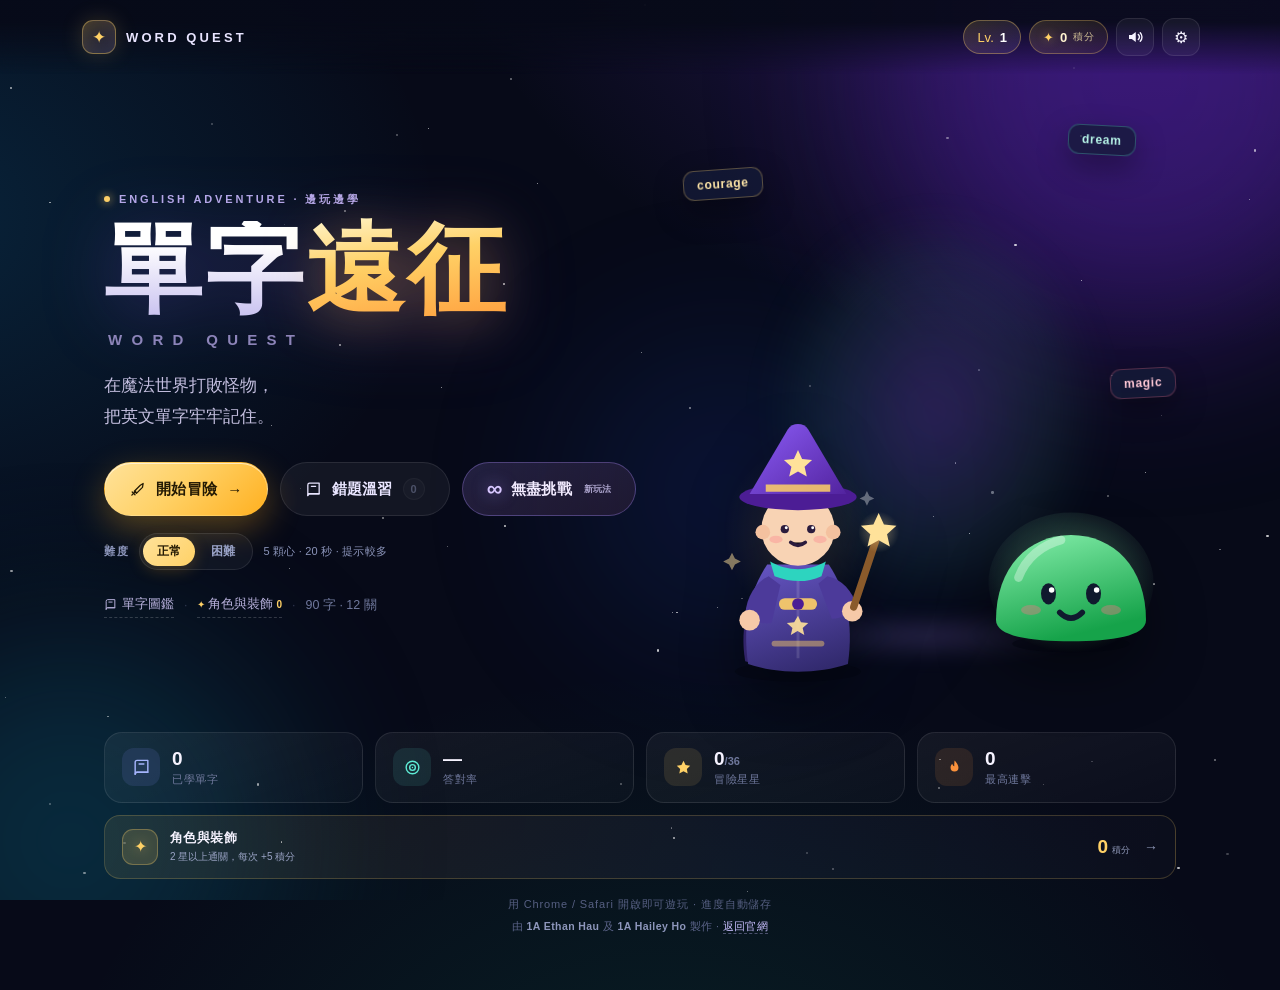
<file: game.html>
<!DOCTYPE html>
<html lang="zh-Hant">
<head>
<meta charset="UTF-8">
<meta name="viewport" content="width=device-width, initial-scale=1, viewport-fit=cover">
<meta name="theme-color" content="#070a18">
<meta name="description" content="單字遠征 Word Quest：結合 RPG 戰鬥與英文學習的免費網頁遊戲。90 個單字、3 個世界、12 道關卡，支援正常與困難模式。">
<meta name="author" content="1A Ethan Hau, 1A Hailey Ho">
<meta property="og:title" content="單字遠征 Word Quest — 打怪學英文">
<meta property="og:description" content="把英文單字變成冒險：90 個單字、3 個世界、12 道關卡，免費遊玩。">
<meta property="og:type" content="website">
<meta property="og:image" content="assets/og-cover.jpg">
<title>單字遠征 Word Quest — 打怪學英文</title>
<link rel="icon" href="data:image/svg+xml,%3Csvg xmlns='http://www.w3.org/2000/svg' viewBox='0 0 100 100'%3E%3Ctext y='.9em' font-size='90'%3E%E2%9C%A6%3C/text%3E%3C/svg%3E">
<style>
/* ============ BASE ============ */
*,*::before,*::after{box-sizing:border-box}
:root{
  --bg:#070a18;
  --panel:rgba(17,23,48,.82);
  --panel-solid:#111730;
  --line:rgba(255,255,255,.09);
  --line-strong:rgba(255,255,255,.16);
  --ink:#f6f3ff;
  --muted:#9aa3c7;
  --dim:#6f789c;
  --gold:#ffd166;
  --gold-deep:#ffb020;
  --mint:#5eead4;
  --green:#4ade80;
  --red:#fb7185;
  --violet:#a78bfa;
  --blue:#60a5fa;
  --shadow:0 24px 70px rgba(0,0,0,.5);
  --font:"Avenir Next","Segoe UI","PingFang TC","Hiragino Sans CNS","Microsoft JhengHei",sans-serif;
}
html{scroll-behavior:smooth}
html,body{min-height:100%}
body{
  margin:0;color:var(--ink);font-family:var(--font);
  background:
    radial-gradient(1100px 760px at 88% -12%,rgba(124,58,237,.32),transparent 62%),
    radial-gradient(900px 680px at -8% 22%,rgba(14,165,233,.17),transparent 60%),
    radial-gradient(1000px 800px at 52% 118%,rgba(16,185,129,.13),transparent 62%),
    var(--bg);
  display:flex;flex-direction:column;min-height:100svh;
  overflow-x:hidden;
  -webkit-font-smoothing:antialiased;
}
button{font-family:inherit;color:inherit}
button,input{font-family:inherit}
button{cursor:pointer}
::selection{background:rgba(255,209,102,.3)}
::-webkit-scrollbar{width:10px;height:10px}
::-webkit-scrollbar-thumb{background:rgba(255,255,255,.12);border-radius:99px}
::-webkit-scrollbar-track{background:transparent}
:focus-visible{outline:2px solid var(--gold);outline-offset:3px}
.hidden{display:none !important}

/* ============ BACKGROUND ============ */
.bg{position:fixed;inset:0;z-index:0;pointer-events:none;overflow:hidden}
.stars{position:absolute;inset:0}
.stars i{position:absolute;display:block;border-radius:50%;background:#fff;opacity:.55;animation:twinkle var(--dur,4s) ease-in-out infinite;animation-delay:var(--delay,0s)}
.orb{position:absolute;border-radius:50%;filter:blur(90px);opacity:.45;animation:orbDrift 18s ease-in-out infinite alternate}
.orb-1{width:520px;height:520px;background:#5b21b6;top:-180px;right:-120px}
.orb-2{width:420px;height:420px;background:#0e7490;bottom:-150px;left:-140px;animation-delay:-6s;opacity:.3}
.orb-3{width:300px;height:300px;background:#1d4ed8;top:38%;left:45%;opacity:.16;animation-delay:-11s}
@keyframes twinkle{0%,100%{opacity:.15;transform:scale(.8)}50%{opacity:.85;transform:scale(1.15)}}
@keyframes orbDrift{from{transform:translate3d(0,0,0) scale(1)}to{transform:translate3d(40px,30px,0) scale(1.08)}}

/* ============ TOP BAR ============ */
.topbar{
  position:sticky;top:0;z-index:50;flex:none;
  display:flex;align-items:center;justify-content:space-between;gap:16px;
  height:74px;padding:0 max(22px,calc((100vw - 1120px)/2));
  background:linear-gradient(180deg,rgba(7,10,24,.92) 30%,rgba(7,10,24,0));
  backdrop-filter:blur(14px);-webkit-backdrop-filter:blur(14px);
}
.brand{display:flex;align-items:center;gap:10px;background:none;border:0;padding:6px 2px;border-radius:12px}
.brand-mark{
  display:grid;place-items:center;width:34px;height:34px;border-radius:11px;
  background:linear-gradient(145deg,rgba(255,209,102,.22),rgba(167,139,250,.16));
  border:1px solid rgba(255,209,102,.4);color:var(--gold);font-size:17px;
  box-shadow:0 0 22px rgba(255,209,102,.18),inset 0 0 14px rgba(255,209,102,.08);
}
.brand-text{font-weight:800;letter-spacing:.24em;font-size:13px;color:#e8e4ff}
.top-right{display:flex;align-items:center;gap:8px}
.chip{
  display:inline-flex;align-items:center;gap:6px;height:34px;padding:0 13px;border-radius:99px;
  background:rgba(255,255,255,.05);border:1px solid var(--line);font-size:13px;color:var(--muted);
  font-variant-numeric:tabular-nums;white-space:nowrap;
}
.chip b{color:var(--ink);font-weight:800}
.chip.lvl{background:linear-gradient(135deg,rgba(255,209,102,.16),rgba(167,139,250,.12));border-color:rgba(255,209,102,.35);color:var(--gold)}
.chip.lvl b{color:#fff}
.chip.gold{color:var(--gold);border-color:rgba(255,209,102,.28);background:rgba(255,209,102,.08)}
.points-chip{cursor:pointer;appearance:none;color:var(--gold);border-color:rgba(255,209,102,.3);background:linear-gradient(135deg,rgba(255,209,102,.15),rgba(255,176,32,.06));transition:.18s}
.points-chip:hover{background:rgba(255,209,102,.16);border-color:rgba(255,209,102,.55);transform:translateY(-1px)}
.points-chip .points-star{font-size:13px;line-height:1;text-shadow:0 0 10px rgba(255,209,102,.5)}
.points-chip b{color:#fff4d0}
.points-chip .points-word{font-size:9.5px;color:#cdbd93;letter-spacing:.04em}
.icon-btn{
  width:38px;height:38px;border-radius:12px;border:1px solid var(--line);
  background:rgba(255,255,255,.05);color:var(--ink);font-size:16px;
  display:grid;place-items:center;transition:.18s;
}
.icon-btn:hover{background:rgba(255,255,255,.1);border-color:var(--line-strong);transform:translateY(-1px)}
.icon-btn svg{width:18px;height:18px;display:block}
.icon-btn.muted{opacity:.5}

/* ============ SHELL / VIEWS ============ */
.shell{position:relative;z-index:1;width:min(1120px,100%);margin:0 auto;padding:0 24px 56px;flex:1;display:flex;flex-direction:column}
.view{display:none}
.view.active{display:block;animation:viewIn .38s cubic-bezier(.2,.7,.3,1) both}
@keyframes viewIn{from{opacity:0;transform:translateY(10px)}to{opacity:1;transform:none}}

.eyebrow{
  margin:0 0 14px;font-size:11px;letter-spacing:.26em;font-weight:700;color:#b6a9e8;
  display:flex;align-items:center;gap:9px;text-transform:uppercase;
}
.eyebrow .dot{width:6px;height:6px;border-radius:50%;background:var(--gold);box-shadow:0 0 10px var(--gold);animation:pulseDot 2.4s infinite}
@keyframes pulseDot{0%,100%{opacity:1;transform:scale(1)}50%{opacity:.4;transform:scale(.7)}}

/* ============ HOME ============ */
.home{
  display:grid;grid-template-columns:minmax(0,1.04fr) minmax(0,.96fr);align-items:center;gap:24px;
  min-height:calc(100svh - 250px);padding:20px 0 8px;
}
.home-copy{position:relative;z-index:2}
.title{
  margin:0;font-size:clamp(58px,8.2vw,98px);line-height:.98;font-weight:900;letter-spacing:.03em;
  background:linear-gradient(180deg,#fff 24%,#c9c2f0 100%);
  -webkit-background-clip:text;background-clip:text;color:transparent;
  filter:drop-shadow(0 10px 36px rgba(139,92,246,.3));
}
.title-gold{
  background:linear-gradient(170deg,#fff2c4 5%,#ffd166 42%,#ff9d3c 100%);
  -webkit-background-clip:text;background-clip:text;color:transparent;
  filter:drop-shadow(0 6px 26px rgba(255,176,32,.32));
}
.title-en{
  margin:14px 0 0;font-size:clamp(12px,1.5vw,15px);letter-spacing:.62em;font-weight:800;
  color:#8d86b8;padding-left:4px;
}
.tagline{margin:22px 0 0;font-size:clamp(15px,1.6vw,17px);line-height:1.85;color:#c3bede}
.home-actions{display:flex;flex-wrap:wrap;gap:12px;margin-top:30px}
.btn{
  display:inline-flex;align-items:center;justify-content:center;gap:10px;
  border:1px solid transparent;border-radius:99px;padding:0 24px;height:54px;
  font-size:15px;font-weight:800;letter-spacing:.02em;transition:transform .18s,box-shadow .18s,background .18s,border-color .18s;
  white-space:nowrap;
}
.btn:hover{transform:translateY(-2px)}
.btn:active{transform:translateY(0) scale(.985)}
.btn-primary{
  background:linear-gradient(135deg,#ffe29a 0%,#ffd166 45%,#ffb020 100%);
  color:#241a04;box-shadow:0 12px 34px rgba(255,176,32,.32),inset 0 1px 0 rgba(255,255,255,.6);
}
.btn-primary:hover{box-shadow:0 16px 44px rgba(255,176,32,.42),inset 0 1px 0 rgba(255,255,255,.7)}
.btn-primary .arrow{transition:transform .18s}
.btn-primary:hover .arrow{transform:translateX(3px)}
.btn-ghost{
  background:rgba(255,255,255,.05);border-color:var(--line);color:#e9e5ff;
  backdrop-filter:blur(10px);
}
.btn-ghost:hover{background:rgba(255,255,255,.09);border-color:rgba(255,255,255,.22)}
.btn-endless{
  border-color:rgba(167,139,250,.34);
  background:linear-gradient(135deg,rgba(167,139,250,.18),rgba(251,113,133,.09));
  color:#f2ebff;
}
.btn-endless:hover{border-color:rgba(196,181,253,.6);background:linear-gradient(135deg,rgba(167,139,250,.26),rgba(251,113,133,.13))}
.endless-ico{font-size:22px;line-height:1;color:#d8c7ff;text-shadow:0 0 16px rgba(167,139,250,.7);margin-right:-2px}
.endless-best{font-size:9px;font-weight:700;color:#aca4cc;letter-spacing:.02em;white-space:nowrap;margin-left:2px}
.btn .btn-ico{font-size:16px;line-height:1;display:grid;place-items:center}
.btn svg{display:block}
.chip svg{width:13px;height:13px;flex:none}
.badge{
  display:inline-grid;place-items:center;min-width:22px;height:22px;padding:0 6px;border-radius:99px;
  background:rgba(251,113,133,.18);border:1px solid rgba(251,113,133,.42);color:#ffc3ce;font-size:11px;font-weight:800;
}
.badge.zero{opacity:.42;border-color:var(--line);background:rgba(255,255,255,.05);color:var(--muted)}
.difficulty{display:flex;align-items:center;gap:10px;flex-wrap:wrap;margin-top:17px}
.diff-label{font-size:10.5px;letter-spacing:.16em;color:#8e97bc;font-weight:800}
.segmented{display:inline-flex;align-items:center;gap:2px;padding:3px;border-radius:99px;background:rgba(255,255,255,.045);border:1px solid var(--line)}
.seg-btn{border:0;background:transparent;color:var(--muted);font-size:12px;font-weight:800;padding:6px 14px;border-radius:99px;transition:.18s;white-space:nowrap}
.seg-btn:hover{color:#fff}
.seg-btn.active{background:linear-gradient(135deg,#ffe29a,#ffd166);color:#241a04;box-shadow:0 4px 16px rgba(255,176,32,.22)}
.seg-btn[data-diff="hard"].active{background:linear-gradient(135deg,#fb7185,#f97316);color:#2a0903;box-shadow:0 4px 16px rgba(251,113,133,.28)}
.diff-note{font-size:11px;color:#8b94b9;letter-spacing:.02em}
.difficulty.hard .diff-note{color:#e7a6b5}
.segmented.small .seg-btn{padding:5px 10px;font-size:11px}
@media (max-width:900px){.difficulty{justify-content:center}}
@media (max-width:620px){.difficulty{gap:7px;margin-top:13px}.diff-note{width:100%;text-align:center;font-size:10.5px}}
.home-mini{display:flex;align-items:center;gap:10px;margin-top:22px;font-size:12.5px;color:var(--dim)}
.mini-link{display:inline-flex;align-items:center;gap:5px;background:none;border:0;color:#b9b2dd;font-size:12.5px;padding:4px 0;border-bottom:1px dashed rgba(255,255,255,.18)}
.mini-link:hover{color:var(--gold);border-color:rgba(255,209,102,.5)}
.mini-dot{opacity:.4}
.mini-shop-link{gap:3px}
.mini-shop-star{color:var(--gold);font-size:10px}
.mini-shop-link b{color:var(--gold);font-weight:900;font-size:10px;font-variant-numeric:tabular-nums}

.home-art{position:relative;min-height:430px;align-self:stretch}
.art-glow{
  position:absolute;inset:8% 4% 6% 8%;border-radius:50%;
  background:radial-gradient(closest-side,rgba(139,92,246,.28),rgba(94,234,212,.08) 55%,transparent 72%);
  filter:blur(24px);animation:glowPulse 6s ease-in-out infinite;
}
@keyframes glowPulse{0%,100%{transform:scale(1);opacity:.8}50%{transform:scale(1.08);opacity:1}}
.art-ground{
  position:absolute;left:6%;right:6%;bottom:8%;height:60px;border-radius:50%;
  background:radial-gradient(closest-side,rgba(167,139,250,.22),transparent 75%);filter:blur(10px);
}
.home-hero{position:absolute;left:3%;bottom:5%;width:min(220px,48%);z-index:3;animation:bob 4.6s ease-in-out infinite}
.home-monster{position:absolute;right:1%;bottom:9%;width:min(200px,44%);z-index:2;animation:floaty 5.4s ease-in-out infinite}
.home-hero svg,.home-monster svg{width:100%;height:auto;display:block;filter:drop-shadow(0 24px 30px rgba(0,0,0,.45))}
.float-word{
  position:absolute;z-index:4;padding:7px 13px;border-radius:11px;font-size:12px;font-weight:700;letter-spacing:.06em;
  background:rgba(20,27,56,.75);border:1px solid rgba(255,255,255,.12);color:#d7d1ff;
  box-shadow:0 12px 30px rgba(0,0,0,.35);backdrop-filter:blur(8px);animation:floaty 5s ease-in-out infinite;
}
.fw-1{top:12%;left:2%;color:#ffe6a8;border-color:rgba(255,209,102,.3);transform:rotate(-4deg)}
.fw-2{top:5%;right:8%;color:#b7f5e8;border-color:rgba(94,234,212,.28);animation-delay:-1.5s;transform:rotate(3deg)}
.fw-3{top:44%;right:0;color:#ffc8d6;border-color:rgba(251,113,133,.28);animation-delay:-2.6s;transform:rotate(-3deg)}
@keyframes bob{0%,100%{transform:translateY(0) rotate(-.4deg)}50%{transform:translateY(-10px) rotate(.6deg)}}
@keyframes floaty{0%,100%{transform:translateY(0)}50%{transform:translateY(-13px)}}

.stat-row{display:grid;grid-template-columns:repeat(4,1fr);gap:12px;margin-top:8px}
.stat-card{
  display:flex;align-items:center;gap:12px;padding:15px 17px;border-radius:18px;
  background:linear-gradient(160deg,rgba(255,255,255,.055),rgba(255,255,255,.018));
  border:1px solid var(--line);backdrop-filter:blur(8px);
}
.stat-ico{width:38px;height:38px;border-radius:12px;display:grid;place-items:center;background:rgba(255,255,255,.06);font-size:17px;flex:none}
.stat-ico svg{width:19px;height:19px;display:block}
.stat-card:nth-child(1) .stat-ico{color:#a5b4fc;background:rgba(129,140,248,.13)}
.stat-card:nth-child(2) .stat-ico{color:#5eead4;background:rgba(94,234,212,.1)}
.stat-card:nth-child(3) .stat-ico{color:#ffd166;background:rgba(255,209,102,.11)}
.stat-card:nth-child(4) .stat-ico{color:#fb923c;background:rgba(251,146,60,.11)}
.stat-card div{display:flex;flex-direction:column;gap:2px;min-width:0}
.stat-card b{font-size:19px;font-weight:800;font-variant-numeric:tabular-nums;line-height:1.15}
.stat-card b small{font-size:11px;color:var(--dim);font-weight:600}
.stat-card span{font-size:11px;color:var(--dim);letter-spacing:.05em}

.home-shop{
  display:flex;align-items:center;gap:12px;width:100%;margin-top:12px;padding:13px 17px;
  border-radius:16px;border:1px solid rgba(255,209,102,.2);
  background:linear-gradient(100deg,rgba(255,209,102,.09),rgba(167,139,250,.05) 60%,rgba(255,255,255,.02));
  color:var(--ink);text-align:left;transition:.2s;
}
.home-shop:hover{transform:translateY(-2px);border-color:rgba(255,209,102,.45);box-shadow:0 10px 28px rgba(0,0,0,.25)}
.home-shop-mark{
  width:36px;height:36px;border-radius:11px;display:grid;place-items:center;flex:none;
  background:rgba(255,209,102,.14);border:1px solid rgba(255,209,102,.3);color:var(--gold);
  font-size:16px;text-shadow:0 0 12px rgba(255,209,102,.5);
}
.home-shop-copy{display:flex;flex-direction:column;gap:2px;flex:1;min-width:0}
.home-shop-copy b{font-size:12.5px;letter-spacing:.03em}
.home-shop-copy small{font-size:10px;color:#9aa3c4;line-height:1.5}
.home-shop-balance{display:flex;align-items:baseline;gap:4px;flex:none}
.home-shop-balance b{font-size:19px;font-weight:900;color:var(--gold);font-variant-numeric:tabular-nums}
.home-shop-balance span{font-size:9px;color:#8f98b8}
.home-shop-arrow{color:#8f98b8;font-size:14px;margin-left:2px}
.home-foot{margin:18px 0 0;text-align:center;font-size:11px;color:#565f82;letter-spacing:.08em}
.home-credit{margin:8px 0 0;text-align:center;font-size:10.5px;color:#5b6388;letter-spacing:.04em}
.home-credit b{color:#8e97bc;font-weight:700}
.home-credit a{color:#c9bfff;text-decoration:none;border-bottom:1px dashed rgba(201,191,255,.35);padding-bottom:1px}
.home-credit a:hover{color:#ffd166;border-color:rgba(255,209,102,.5)}

/* ============ PAGE HEAD (map / book) ============ */
.page-head{display:flex;align-items:center;gap:16px;margin:14px 0 10px}
.back-btn{
  flex:none;width:44px;height:44px;border-radius:14px;border:1px solid var(--line);
  background:rgba(255,255,255,.05);color:#e8e4ff;font-size:18px;display:grid;place-items:center;transition:.18s;
}
.back-btn:hover{background:rgba(255,255,255,.1);transform:translateX(-2px)}
.page-title{flex:1;min-width:0}
.page-title .eyebrow{margin:0 0 4px}
.page-title h2{margin:0;font-size:clamp(24px,3vw,32px);letter-spacing:.02em;font-weight:900}
.page-sub{margin:4px 0 22px 60px;font-size:13px;color:var(--dim);line-height:1.7}
.map-shop-link{
  display:inline-flex;align-items:center;gap:7px;margin:-8px 0 20px 60px;padding:7px 11px;border-radius:8px;
  border:1px solid rgba(255,209,102,.2);background:rgba(255,209,102,.06);color:#cfc7e8;font-size:10px;font-weight:700;transition:.18s;
}
.map-shop-link:hover{border-color:rgba(255,209,102,.45);background:rgba(255,209,102,.1)}
.map-shop-star{color:var(--gold);font-size:11px}
.map-shop-points{color:#d8d0ee;font-variant-numeric:tabular-nums}
.map-shop-points b{color:var(--gold);font-weight:900}
.map-shop-arrow{color:#8e97b8;margin-left:2px}
.map-diff{color:#ffb3c1;font-weight:700}
.page-head .chip{flex:none}

/* ============ MAP ============ */
.world-list{display:flex;flex-direction:column;gap:16px}
.world{
  position:relative;border-radius:24px;border:1px solid var(--line);
  background:linear-gradient(120deg,var(--wbg1,rgba(74,222,128,.1)),rgba(255,255,255,.015) 55%),var(--panel);
  padding:18px 22px 19px;overflow:hidden;box-shadow:0 16px 50px rgba(0,0,0,.25);
}
.world::before{
  content:"";position:absolute;inset:auto -60px -90px auto;width:280px;height:280px;border-radius:50%;
  background:radial-gradient(closest-side,var(--wglow,rgba(74,222,128,.16)),transparent 70%);
  pointer-events:none;
}
.world-head{display:flex;align-items:flex-start;gap:13px;position:relative;z-index:1}
.world-crest{
  flex:none;width:46px;height:46px;border-radius:14px;display:grid;place-items:center;font-size:21px;
  background:rgba(255,255,255,.06);border:1px solid var(--line);
}
.world-info{flex:1;min-width:0}
.world-name{display:flex;align-items:baseline;gap:10px;flex-wrap:wrap}
.world-name h3{margin:0;font-size:18px;letter-spacing:.04em}
.world-name span{font-size:10px;letter-spacing:.22em;color:var(--dim);font-weight:700}
.world-desc{margin:4px 0 0;font-size:12.5px;color:#929bc0;line-height:1.6}
.world-stars{flex:none;font-size:12px;color:var(--gold);background:rgba(255,209,102,.08);border:1px solid rgba(255,209,102,.2);padding:5px 10px;border-radius:99px;font-variant-numeric:tabular-nums}
.stages{
  position:relative;display:grid;grid-template-columns:repeat(4,1fr);gap:8px;margin-top:18px;z-index:1;
}
.stages::before{
  content:"";position:absolute;left:10%;right:10%;top:34px;height:2px;
  background:linear-gradient(90deg,transparent,rgba(255,255,255,.12) 15%,rgba(255,255,255,.12) 85%,transparent);
}
.stage{position:relative;display:flex;flex-direction:column;align-items:center;gap:8px;background:none;border:0;padding:0;min-width:0}
.stage-orb{
  position:relative;z-index:1;width:70px;height:70px;border-radius:50%;
  display:grid;place-items:center;font-size:20px;font-weight:900;
  background:linear-gradient(160deg,#20294f,#141a34);border:2px solid rgba(255,255,255,.14);
  box-shadow:0 10px 26px rgba(0,0,0,.35);transition:.2s;color:#cfc9ee;
}
.stage:hover .stage-orb{transform:translateY(-4px);border-color:rgba(255,209,102,.55)}
.stage.done .stage-orb{border-color:rgba(255,209,102,.7);background:linear-gradient(160deg,#2c2a4c,#1a1c38);box-shadow:0 0 0 4px rgba(255,209,102,.07),0 10px 26px rgba(0,0,0,.35);color:var(--gold)}
.stage.boss .stage-orb{border-style:double;border-width:3px;font-size:24px}
.stage.current .stage-orb{animation:currentPulse 2.4s infinite;border-color:rgba(255,209,102,.9)}
.stage.locked{cursor:not-allowed}
.stage.locked .stage-orb{opacity:.38;filter:grayscale(.5);border-color:var(--line)}
.stage.locked .stage-name,.stage.locked .stage-stars{opacity:.4}
@keyframes currentPulse{0%,100%{box-shadow:0 0 0 0 rgba(255,209,102,.28),0 10px 26px rgba(0,0,0,.35)}50%{box-shadow:0 0 0 10px rgba(255,209,102,0),0 10px 26px rgba(0,0,0,.35)}}
.stage-name{font-size:11.5px;color:#c2bcdd;text-align:center;line-height:1.35;font-weight:600;max-width:100%}
.stage.boss .stage-name{color:var(--gold)}
.stage-stars{font-size:10px;letter-spacing:2px;color:#343b5c;line-height:1}
.stage-stars .on{color:var(--gold);text-shadow:0 0 8px rgba(255,209,102,.55)}
.stage-badge{
  position:absolute;top:-4px;right:calc(50% - 35px);z-index:2;font-size:10px;padding:2px 6px;border-radius:99px;
  background:var(--gold);color:#2a1d00;font-weight:900;box-shadow:0 4px 10px rgba(0,0,0,.3);
}

/* ============ BATTLE ============ */
#view-battle{max-width:1000px;margin:0 auto;width:100%}
.battle-top{display:flex;align-items:center;gap:14px;margin:12px 0 4px}
.battle-meta{flex:1;display:flex;flex-direction:column;gap:2px;min-width:0}
.battle-meta span:first-child{font-size:14px;font-weight:800;letter-spacing:.02em;white-space:nowrap;overflow:hidden;text-overflow:ellipsis}
.battle-meta span:last-child{font-size:11px;color:var(--dim);letter-spacing:.08em}
.diff-tag{display:inline-block;font-style:normal;font-size:9px;line-height:1;letter-spacing:.12em;font-weight:900;padding:3px 6px;border-radius:4px;margin-left:7px;vertical-align:1px;color:#ffb3c1;border:1px solid rgba(251,113,133,.42);background:rgba(251,113,133,.14)}
.diff-tag.endless-tag{color:#e9d5ff;border-color:rgba(167,139,250,.38);background:rgba(167,139,250,.16);font-size:11px;padding:2px 7px}
.arena{
  position:relative;height:318px;margin-top:12px;border-radius:28px;overflow:hidden;
  border:1px solid rgba(255,255,255,.08);
  background:
    radial-gradient(620px 240px at 78% 60%,rgba(139,92,246,.24),transparent 70%),
    radial-gradient(480px 220px at 18% 64%,rgba(45,212,191,.13),transparent 70%),
    linear-gradient(180deg,#151c3d 0%,#0a0f24 100%);
  display:grid;grid-template-columns:1fr auto 1fr;align-items:end;
  padding:40px 28px 16px;
  box-shadow:inset 0 1px 0 rgba(255,255,255,.06),0 26px 60px rgba(0,0,0,.35);
}
.arena::before{
  content:"";position:absolute;inset:0;pointer-events:none;
  background-image:radial-gradient(rgba(255,255,255,.5) 1px,transparent 1px);
  background-size:94px 74px;opacity:.1;mask-image:linear-gradient(180deg,#000,transparent 82%);
}
.arena::after{
  content:"";position:absolute;left:0;right:0;bottom:0;height:74px;pointer-events:none;
  background:linear-gradient(180deg,transparent,rgba(3,6,16,.6));
}
.arena-ground{
  position:absolute;left:8%;right:8%;bottom:8px;height:44px;border-radius:50%;
  background:radial-gradient(closest-side,rgba(167,139,250,.18),transparent 72%);filter:blur(6px);pointer-events:none;
}
.hero-side,.monster-side{position:relative;z-index:2;display:flex;flex-direction:column;align-items:center;justify-content:flex-end;gap:7px;min-width:0}
.hero-side{padding-left:2%}
.monster-side{padding-right:2%}
.hero-art svg{width:clamp(112px,15vw,178px);height:auto;display:block;filter:drop-shadow(0 18px 22px rgba(0,0,0,.42));animation:bob 4.8s ease-in-out infinite}
.monster-wrap svg{width:clamp(126px,17vw,198px);height:auto;display:block;filter:drop-shadow(0 18px 24px rgba(0,0,0,.45));animation:floaty 5s ease-in-out infinite}
.monster-wrap.boss svg{width:clamp(158px,21vw,228px);filter:drop-shadow(0 0 26px rgba(255,176,32,.18)) drop-shadow(0 18px 24px rgba(0,0,0,.45))}
.hero-art.cast{animation:castPulse .55s cubic-bezier(.2,.8,.3,1)}
@keyframes castPulse{0%{transform:translateX(0)}35%{transform:translateX(14px) scale(1.03)}100%{transform:translateX(0)}}
.hero-art.hurt{animation:hurtShake .5s}
.monster-wrap{position:relative}
.monster-wrap.boss::before{
  content:"";position:absolute;inset:-14% -18%;border-radius:50%;z-index:-1;pointer-events:none;
  background:radial-gradient(closest-side,rgba(255,176,32,.2),transparent 72%);
}
.monster-wrap .crown{
  position:absolute;top:-16px;left:50%;transform:translateX(-50%) rotate(-7deg);font-size:27px;line-height:1;
  filter:drop-shadow(0 6px 10px rgba(0,0,0,.5));z-index:3;animation:crownFloat 3.2s ease-in-out infinite;
}
@keyframes crownFloat{0%,100%{transform:translateX(-50%) translateY(0) rotate(-7deg)}50%{transform:translateX(-50%) translateY(-5px) rotate(-3deg)}}
.monster-wrap.hit{animation:monsterHit .45s}
.monster-wrap.attack{animation:monsterLunge .5s}
.monster-wrap.dying{animation:monsterDie .7s forwards}
@keyframes monsterHit{0%,100%{transform:translateX(0);filter:brightness(1)}20%{transform:translateX(-9px) rotate(-2deg);filter:brightness(1.9)}45%{transform:translateX(7px) rotate(2deg)}70%{transform:translateX(-3px)}}
@keyframes monsterLunge{0%,100%{transform:translateX(0)}40%{transform:translateX(-26px) translateY(-4px)}}
@keyframes hurtShake{0%,100%{transform:translateX(0)}20%{transform:translateX(-7px) rotate(-2deg)}45%{transform:translateX(7px)}70%{transform:translateX(-3px)}}
@keyframes monsterDie{0%{opacity:1;transform:translateY(0) scale(1);filter:brightness(1.6)}100%{opacity:0;transform:translateY(18px) scale(.82);filter:brightness(2)}}
.arena.hard{border-color:rgba(251,113,133,.22);box-shadow:inset 0 1px 0 rgba(255,255,255,.06),0 26px 60px rgba(0,0,0,.35),0 0 50px rgba(251,113,133,.06)}
.arena.hurt{animation:arenaHurt .4s}
@keyframes arenaHurt{0%,100%{transform:translateX(0)}25%{transform:translateX(-6px)}60%{transform:translateX(4px)}}
.hearts{display:flex;gap:4px;font-size:17px;line-height:1;filter:drop-shadow(0 2px 4px rgba(0,0,0,.4))}
.hearts i{font-style:normal;color:#ff5f7a;transition:.25s;text-shadow:0 0 12px rgba(255,95,122,.5)}
.hearts i.lost{color:#2b3252;text-shadow:none;transform:scale(.86)}
.hearts i.pop{animation:heartPop .45s}
@keyframes heartPop{0%{transform:scale(1)}40%{transform:scale(1.5) rotate(-10deg)}100%{transform:scale(.86)}}
.bubble{
  position:absolute;top:-14px;left:50%;transform:translate(-50%,6px);z-index:6;
  padding:6px 11px;border-radius:11px;background:rgba(19,25,52,.92);border:1px solid rgba(255,255,255,.14);
  font-size:11px;color:#d9d3f5;white-space:nowrap;opacity:0;transition:.25s;pointer-events:none;
  box-shadow:0 8px 20px rgba(0,0,0,.35);
}
.bubble.show{opacity:1;transform:translate(-50%,0)}
.monster-bubble{color:#ffd7de;border-color:rgba(251,113,133,.28)}
.monster-info{display:flex;flex-direction:column;align-items:center;gap:4px;width:min(210px,100%)}
.monster-name{font-size:12px;color:#d6d0f2;font-weight:700;letter-spacing:.06em;white-space:nowrap;overflow:hidden;text-overflow:ellipsis;max-width:100%}
.hp-track{position:relative;width:100%;height:8px;border-radius:99px;background:rgba(3,6,16,.7);border:1px solid rgba(255,255,255,.1);overflow:hidden}
.hp-track i{display:block;height:100%;width:100%;border-radius:99px;background:linear-gradient(90deg,#fb7185,#f97316);transition:width .45s cubic-bezier(.2,.8,.3,1);box-shadow:0 0 10px rgba(251,113,133,.5)}
.hp-text{font-size:9px;color:var(--dim);letter-spacing:.1em;font-variant-numeric:tabular-nums}
.arena-mid{position:relative;z-index:3;align-self:stretch;display:flex;align-items:center;justify-content:center}
.combo-pill{
  transform:translateY(-10px) scale(.8);opacity:0;transition:.25s;
  padding:7px 12px;border-radius:99px;font-size:11px;font-weight:900;letter-spacing:.08em;
  background:linear-gradient(135deg,rgba(255,209,102,.95),rgba(255,140,60,.95));color:#2a1a00;
  box-shadow:0 0 26px rgba(255,176,32,.4);white-space:nowrap;
}
.combo-pill.show{opacity:1;transform:translateY(-10px) scale(1)}
.combo-pill.hot{animation:comboPop .35s}
@keyframes comboPop{0%{transform:translateY(-10px) scale(1.35)}100%{transform:translateY(-10px) scale(1)}}

.quiz{
  margin-top:14px;border-radius:24px;border:1px solid var(--line);
  background:linear-gradient(180deg,rgba(18,25,52,.92),rgba(12,17,36,.92));
  padding:16px 20px 20px;box-shadow:var(--shadow);backdrop-filter:blur(10px);
}
.quiz-head{display:grid;grid-template-columns:auto 1fr auto;align-items:center;gap:12px;margin-bottom:2px}
.qtype{
  font-size:10.5px;letter-spacing:.14em;font-weight:800;color:#c9bfff;
  background:rgba(167,139,250,.13);border:1px solid rgba(167,139,250,.28);padding:5px 9px;border-radius:7px;
}
.qtype.listening{color:#99f6e4;background:rgba(94,234,212,.1);border-color:rgba(94,234,212,.28)}
.qtype.spelling{color:#fde68a;background:rgba(255,209,102,.1);border-color:rgba(255,209,102,.28)}
.timer-track{height:4px;border-radius:99px;background:rgba(255,255,255,.07);overflow:hidden}
.timer-track i{display:block;height:100%;width:100%;background:linear-gradient(90deg,#5eead4,#60a5fa);border-radius:99px;transition:background .3s}
.timer-num{font-size:11px;color:var(--dim);font-variant-numeric:tabular-nums;min-width:18px;text-align:right}
.quiz.urgent .timer-track i{background:linear-gradient(90deg,#fb7185,#f97316)}
.quiz.urgent .timer-num{color:var(--red);font-weight:800}
.prompt{min-height:78px;display:flex;align-items:center;justify-content:center;text-align:center;padding:6px 0 14px}
.prompt-inner{display:flex;align-items:center;justify-content:center;gap:12px;flex-wrap:wrap;line-height:1.35}
.q-zh{font-size:clamp(21px,3.2vw,28px);font-weight:800;letter-spacing:.02em}
.q-en{font-size:clamp(28px,4.8vw,40px);font-weight:800;letter-spacing:.03em;background:linear-gradient(180deg,#fff,#cfc9ff);-webkit-background-clip:text;background-clip:text;color:transparent}
.q-small{font-size:13px;color:var(--dim);font-weight:500;letter-spacing:.02em}
.quote-mark{color:var(--gold);opacity:.85;font-weight:800;padding:0 2px}
.speak-big{
  width:54px;height:54px;border-radius:50%;border:1px solid rgba(94,234,212,.35);
  background:radial-gradient(circle at 35% 30%,rgba(94,234,212,.25),rgba(94,234,212,.06));
  color:#a7f3e8;font-size:21px;display:grid;place-items:center;transition:.2s;flex:none;
}
.speak-big:hover{transform:scale(1.06);border-color:rgba(94,234,212,.7);box-shadow:0 0 26px rgba(94,234,212,.2)}
.speak-big svg{width:22px;height:22px;display:block}
.speak-mini svg{width:15px;height:15px;display:block}
.speak-big.playing{animation:speakPulse 1s infinite}
@keyframes speakPulse{0%,100%{box-shadow:0 0 0 0 rgba(94,234,212,.25)}50%{box-shadow:0 0 0 12px rgba(94,234,212,0)}}

.options{display:grid;grid-template-columns:1fr 1fr;gap:10px}
.option{
  display:flex;align-items:center;gap:11px;min-height:60px;padding:11px 15px;border-radius:15px;
  border:1px solid var(--line);background:linear-gradient(180deg,rgba(255,255,255,.055),rgba(255,255,255,.02));
  color:var(--ink);font-size:16px;font-weight:650;text-align:left;transition:transform .15s,border-color .15s,background .15s,box-shadow .15s;
  min-width:0;
}
.option .key{
  flex:none;width:24px;height:24px;border-radius:7px;display:grid;place-items:center;
  background:rgba(255,255,255,.07);border:1px solid rgba(255,255,255,.06);font-size:11px;color:var(--dim);font-weight:700;
}
.option .opt-text{min-width:0;overflow-wrap:anywhere;line-height:1.3}
.option:hover:not(:disabled){border-color:rgba(255,209,102,.55);background:rgba(255,209,102,.06);transform:translateY(-2px);box-shadow:0 8px 22px rgba(0,0,0,.25)}
.option:disabled{cursor:default}
.option.correct{background:rgba(74,222,128,.16);border-color:rgba(74,222,128,.85);box-shadow:0 0 0 1px rgba(74,222,128,.4) inset,0 8px 26px rgba(74,222,128,.18)}
.option.correct .key{background:rgba(74,222,128,.3);color:#052e16;border-color:transparent}
.option.wrong{background:rgba(251,113,133,.16);border-color:rgba(251,113,133,.8);box-shadow:0 0 0 1px rgba(251,113,133,.35) inset}
.option.wrong .key{background:rgba(251,113,133,.35);color:#3f0713;border-color:transparent}
.option.dim{opacity:.45}

.spell{margin-top:4px}
.spell-row{display:flex;gap:10px}
.spell-input{
  flex:1;min-width:0;height:58px;border-radius:15px;border:1px solid var(--line);
  background:rgba(255,255,255,.045);color:var(--ink);font-size:21px;font-weight:700;
  letter-spacing:.12em;text-align:center;padding:0 14px;transition:.18s;
}
.spell-input::placeholder{color:#5b638a;font-weight:500;letter-spacing:.03em;font-size:14px}
.spell-input:focus{outline:none;border-color:rgba(255,209,102,.75);box-shadow:0 0 0 3px rgba(255,209,102,.12)}
.spell-input.correct{border-color:rgba(74,222,128,.85);background:rgba(74,222,128,.12);color:#bbf7d0;box-shadow:0 0 0 3px rgba(74,222,128,.12)}
.spell-input.wrong{border-color:rgba(251,113,133,.85);background:rgba(251,113,133,.12);color:#ffd0d8;box-shadow:0 0 0 3px rgba(251,113,133,.12)}
.spell-input:disabled{opacity:.85;cursor:default}
.result-words:empty{display:none}
.spell-hint{display:flex;align-items:center;justify-content:center;gap:8px;flex-wrap:wrap;font-size:12.5px;color:#aab2d3;letter-spacing:.04em;margin:0 0 12px;font-variant-numeric:tabular-nums}
.spell-hint .hint-tag{font-size:10px;letter-spacing:.12em;color:#8e96b9;border:1px solid var(--line);border-radius:5px;padding:2px 6px}
.spell-hint b{color:#ffe29a;font-family:ui-monospace,"SF Mono",Menlo,monospace;font-size:16px;letter-spacing:0}
.spell-hint .hint-blanks{display:inline-flex;align-items:flex-end;gap:3px;color:#c7cdf0;font-size:14px;letter-spacing:0}
.spell-hint .blank-slot{display:inline-block;width:12px;height:18px;border-bottom:2px solid #9aa3c7;border-radius:2px;background:linear-gradient(180deg,transparent 58%,rgba(255,255,255,.05))}
.spell-hint .hint-len{color:#6f789c;font-size:11px}
.spell-submit{height:58px;padding:0 24px;flex:none}
.battle-hint{margin:14px 0 0;text-align:center;font-size:10.5px;color:#565f82;letter-spacing:.12em}

/* ============ FEEDBACK SHEET ============ */
.sheet{
  position:fixed;inset:0;z-index:90;display:flex;align-items:center;justify-content:center;padding:20px;
  background:rgba(4,7,18,.66);backdrop-filter:blur(9px);
}
.sheet-card{
  width:min(470px,100%);border-radius:24px;padding:26px 24px 22px;position:relative;
  background:linear-gradient(180deg,#1b2348,#10162e);border:1px solid rgba(255,255,255,.13);
  box-shadow:0 30px 90px rgba(0,0,0,.65),inset 0 1px 0 rgba(255,255,255,.08);
  animation:popIn .26s cubic-bezier(.2,.8,.3,1.2) both;
}
@keyframes popIn{from{opacity:0;transform:scale(.92) translateY(10px)}to{opacity:1;transform:none}}
.fb-top{display:flex;align-items:center;gap:12px;margin-bottom:14px}
.fb-icon{
  flex:none;width:42px;height:42px;border-radius:13px;display:grid;place-items:center;font-size:19px;font-weight:900;
}
.fb-icon.bad{background:rgba(251,113,133,.15);border:1px solid rgba(251,113,133,.4);color:#ffb3c1}
.fb-icon.good{background:rgba(74,222,128,.15);border:1px solid rgba(74,222,128,.4);color:#86efac}
.fb-title{margin:0;font-size:16px;font-weight:800;letter-spacing:.03em}
.fb-sub{margin:2px 0 0;font-size:11px;color:var(--dim);letter-spacing:.05em}
.fb-word{display:flex;align-items:center;gap:10px;flex-wrap:wrap;margin:4px 0 12px}
.fb-en{font-size:29px;font-weight:900;letter-spacing:.02em;color:#fff}
.fb-pos{font-size:10px;color:var(--dim);border:1px solid var(--line);padding:2px 6px;border-radius:5px}
.fb-zh{font-size:15px;color:#c9c2ea;font-weight:600}
.speak-mini{
  width:32px;height:32px;border-radius:50%;border:1px solid rgba(94,234,212,.3);
  background:rgba(94,234,212,.09);color:#99f6e4;font-size:13px;display:grid;place-items:center;flex:none;transition:.18s;
}
.speak-mini:hover{background:rgba(94,234,212,.2);transform:scale(1.06)}
.fb-ex{margin:0;padding:12px 14px;border-radius:13px;background:rgba(255,255,255,.04);border-left:2px solid rgba(255,209,102,.65)}
.fb-ex-en{margin:0;font-size:14px;line-height:1.6;color:#e7e2fb;font-style:italic}
.fb-ex-zh{margin:5px 0 0;font-size:12px;line-height:1.6;color:#8f97bb}
.fb-actions{margin-top:18px}
.fb-actions .btn{width:100%;height:50px}
.fb-note{margin:11px 0 0;text-align:center;font-size:10.5px;color:#5f6789;letter-spacing:.08em}

/* ============ RESULT ============ */
.overlay{
  position:fixed;inset:0;z-index:100;display:flex;align-items:center;justify-content:center;padding:20px;
  background:rgba(3,6,16,.78);backdrop-filter:blur(10px);overflow-y:auto;
}
.result-card{
  position:relative;width:min(540px,100%);border-radius:28px;padding:30px 28px 24px;text-align:center;
  background:linear-gradient(180deg,#1c2449,#0f142c);border:1px solid rgba(255,255,255,.13);
  box-shadow:0 40px 110px rgba(0,0,0,.7),inset 0 1px 0 rgba(255,255,255,.08);
  animation:resultIn .5s cubic-bezier(.2,.8,.3,1.1) both;margin:auto;
}
@keyframes resultIn{from{opacity:0;transform:translateY(24px) scale(.96)}to{opacity:1;transform:none}}
.result-burst{
  position:absolute;inset:-30% -10% auto;height:300px;pointer-events:none;
  background:radial-gradient(closest-side,rgba(255,209,102,.22),transparent 70%);filter:blur(10px);
}
.result-card .eyebrow{justify-content:center;margin-bottom:6px}
#resultTitle{margin:0;font-size:clamp(34px,5.4vw,46px);font-weight:900;letter-spacing:.04em;position:relative;background:linear-gradient(180deg,#fff3c9,#ffd166 55%,#ffab3d);-webkit-background-clip:text;background-clip:text;color:transparent}
.result-sub{margin:8px 0 0;font-size:13px;color:#a7a0c9;line-height:1.6;position:relative}
.stars-big{display:flex;justify-content:center;gap:10px;margin:16px 0 18px;position:relative}
.stars-big span{font-size:44px;line-height:1;color:#2a3155;text-shadow:0 4px 14px rgba(0,0,0,.4)}
.stars-big span.on{color:var(--gold);text-shadow:0 0 26px rgba(255,209,102,.6);animation:starPop .55s cubic-bezier(.2,.8,.3,1.4) both}
.stars-big span.on:nth-child(2){animation-delay:.13s}
.stars-big span.on:nth-child(3){animation-delay:.26s}
.result-card.endless{border-color:rgba(167,139,250,.28)}
.result-card.endless .stars-big{height:86px;align-items:center}
.result-card.endless .endless-medal{
  font-size:76px;line-height:1;font-weight:900;letter-spacing:0;
  background:linear-gradient(135deg,#fff2c4,#c4b5fd 45%,#fb7185);
  -webkit-background-clip:text;background-clip:text;color:transparent;
  filter:drop-shadow(0 10px 28px rgba(167,139,250,.5));
  animation:starPop .6s cubic-bezier(.2,.8,.3,1.3) both;
}
.result-card.endless .result-stat b{font-size:18px}
@keyframes starPop{from{transform:scale(.2) rotate(-30deg);opacity:0}to{transform:scale(1) rotate(0);opacity:1}}
.result-grid{display:grid;grid-template-columns:repeat(3,1fr);gap:8px;margin:0 0 16px}
.result-stat{padding:11px 8px;border-radius:13px;background:rgba(255,255,255,.045);border:1px solid var(--line)}
.result-stat b{display:block;font-size:19px;font-weight:900;font-variant-numeric:tabular-nums}
.result-stat span{display:block;font-size:10px;color:var(--dim);margin-top:3px;letter-spacing:.08em}
.result-label{margin:0 0 7px;font-size:10px;letter-spacing:.18em;color:#6a7397;text-align:center;font-weight:600}
.result-words{display:flex;flex-wrap:wrap;gap:6px;justify-content:center;margin-bottom:18px;max-height:92px;overflow:auto}
.word-chip{font-size:11px;padding:4px 8px;border-radius:7px;background:rgba(167,139,250,.1);border:1px solid rgba(167,139,250,.2);color:#c8c0f2}
.result-actions{display:flex;gap:9px;justify-content:center;flex-wrap:wrap}
.result-actions .btn{height:48px;padding:0 20px;font-size:14px}
.btn-soft{background:rgba(255,255,255,.06);border-color:var(--line);color:#ddd8f5}
.btn-soft:hover{background:rgba(255,255,255,.11)}
.result-note{margin:14px 0 0;font-size:10.5px;color:#5d6588;letter-spacing:.06em}

/* ============ WORDBOOK ============ */
.book-tools{display:flex;gap:10px;align-items:center;margin:0 0 16px;flex-wrap:wrap}
.search{
  flex:1;min-width:200px;height:44px;border-radius:12px;border:1px solid var(--line);background:rgba(255,255,255,.045);
  color:var(--ink);padding:0 15px;font-size:13px;transition:.18s;
}
.search::placeholder{color:#5f6789}
.search:focus{outline:none;border-color:rgba(255,209,102,.55);background:rgba(255,255,255,.06)}
.tabs{display:flex;gap:6px;background:rgba(255,255,255,.04);padding:4px;border-radius:12px;border:1px solid var(--line);overflow-x:auto;max-width:100%}
.tab{border:0;background:transparent;color:var(--muted);font-size:12px;font-weight:700;padding:7px 12px;border-radius:8px;white-space:nowrap;transition:.16s}
.tab.active{background:rgba(255,209,102,.15);color:var(--gold);box-shadow:inset 0 0 0 1px rgba(255,209,102,.25)}
.tab:hover:not(.active){color:#dcd6f6}
.word-list{
  border-radius:20px;border:1px solid var(--line);background:rgba(15,21,44,.65);overflow:hidden;backdrop-filter:blur(8px);
}
.word-row{display:flex;align-items:center;gap:13px;padding:13px 16px;border-bottom:1px solid rgba(255,255,255,.055);transition:background .15s}
.word-row:last-child{border-bottom:0}
.word-row:hover{background:rgba(255,255,255,.026)}
.word-row.unseen{opacity:.55}
.word-main{flex:1;min-width:0}
.word-top{display:flex;align-items:baseline;gap:7px;flex-wrap:wrap}
.word-top b{font-size:16px;letter-spacing:.02em;font-weight:800}
.pos{font-size:9px;color:var(--dim);border:1px solid var(--line);border-radius:4px;padding:1px 4px;line-height:1.3}
.word-zh{font-size:13px;color:#b9b2d9;font-weight:600}
.word-ex{margin:3px 0 0;font-size:11.5px;color:#7e87ab;line-height:1.5;overflow:hidden;text-overflow:ellipsis;white-space:nowrap}
.word-ex span{color:#656e92}
.mastery{display:flex;gap:3px;flex:none}
.mastery i{width:6px;height:6px;border-radius:50%;background:#2b3252;display:block}
.mastery i.on{background:var(--gold);box-shadow:0 0 7px rgba(255,209,102,.5)}
.book-empty{padding:48px 20px;text-align:center;color:var(--dim);font-size:13px}
.book-empty b{display:block;font-size:26px;margin-bottom:10px;color:#4e567a}

/* ============ SHOP ============ */
.shop-rule{
  display:flex;align-items:center;gap:12px;padding:13px 16px;margin:0 0 18px;border-radius:14px;
  border:1px solid rgba(255,209,102,.2);background:linear-gradient(100deg,rgba(255,209,102,.07),rgba(255,255,255,.018));
}
.shop-rule-icon{width:30px;height:30px;border-radius:9px;display:grid;place-items:center;flex:none;background:rgba(255,209,102,.12);color:var(--gold);font-size:13px}
.shop-rule div{display:flex;flex-direction:column;gap:2px}
.shop-rule b{font-size:11.5px;color:#e7e1f7}
.shop-rule span{font-size:10.5px;color:#8e97b8;line-height:1.55}
.shop-tabs{display:inline-flex;gap:3px;padding:4px;border-radius:12px;background:rgba(255,255,255,.04);border:1px solid var(--line);margin-bottom:18px}
.shop-tab{border:0;background:transparent;color:#8e97b8;font-size:12px;font-weight:800;padding:8px 18px;border-radius:8px;transition:.18s}
.shop-tab.active{background:linear-gradient(135deg,rgba(255,209,102,.92),rgba(255,176,32,.92));color:#241a04;box-shadow:0 4px 14px rgba(255,176,32,.2)}
.shop-tab:hover:not(.active){color:#fff}
.shop-grid{display:grid;grid-template-columns:repeat(auto-fill,minmax(215px,1fr));gap:12px}
.shop-grid.deco-grid{grid-template-columns:repeat(3,minmax(0,1fr))}
.shop-card{
  display:flex;flex-direction:column;padding:13px;border-radius:18px;border:1px solid var(--line);
  background:linear-gradient(165deg,rgba(255,255,255,.052),rgba(255,255,255,.016));
  transition:transform .2s,border-color .2s;
}
.shop-card:hover{transform:translateY(-3px);border-color:rgba(255,255,255,.18)}
.shop-card.equipped{border-color:rgba(255,209,102,.6);box-shadow:0 0 0 1px rgba(255,209,102,.16) inset,0 12px 30px rgba(0,0,0,.22)}
.shop-preview{position:relative;height:145px;border-radius:13px;display:grid;place-items:center;overflow:hidden;margin-bottom:12px;background:radial-gradient(circle at 50% 36%,rgba(167,139,250,.16),rgba(8,12,27,.5) 70%)}
.shop-preview::after{content:"";position:absolute;inset:0;background:linear-gradient(180deg,transparent 55%,rgba(3,6,16,.4));pointer-events:none}
.shop-preview svg{width:auto;height:132px;position:relative;z-index:1;filter:drop-shadow(0 14px 18px rgba(0,0,0,.4))}
.shop-card.knight .shop-preview{background:radial-gradient(circle at 50% 36%,rgba(96,165,250,.18),rgba(8,12,27,.5) 70%)}
.shop-card.ranger .shop-preview{background:radial-gradient(circle at 50% 36%,rgba(52,211,153,.16),rgba(8,12,27,.5) 70%)}
.shop-card.pyro .shop-preview{background:radial-gradient(circle at 50% 36%,rgba(251,146,60,.18),rgba(8,12,27,.5) 70%)}
.shop-head{display:flex;align-items:center;justify-content:space-between;gap:8px;margin-bottom:4px}
.shop-head h3{font-size:14.5px;font-weight:800}
.shop-tag{font-size:8px;color:#9aa3c4;border:1px solid var(--line);border-radius:4px;padding:2px 5px;letter-spacing:.06em;flex:none}
.shop-desc{font-size:10px;line-height:1.65;color:#8e97b8;min-height:33px;margin-bottom:10px}
.shop-foot{display:flex;align-items:center;gap:8px;margin-top:auto}
.shop-btn{
  display:inline-flex;align-items:center;justify-content:center;gap:5px;width:100%;height:34px;border-radius:9px;border:1px solid var(--line);
  background:rgba(255,255,255,.05);color:#e3def5;font-size:10.5px;font-weight:800;transition:.16s;
}
.shop-btn:hover{background:rgba(255,255,255,.1);border-color:rgba(255,255,255,.2)}
.shop-btn.primary{background:linear-gradient(135deg,#ffe29a,#ffd166 50%,#ffb020);color:#241a04;border-color:transparent;box-shadow:0 6px 16px rgba(255,176,32,.2)}
.shop-btn.primary:hover{filter:brightness(1.04);transform:translateY(-1px)}
.shop-btn.owned{color:#a7f3d0;border-color:rgba(94,234,212,.25);background:rgba(94,234,212,.07)}
.shop-btn:disabled{opacity:.75;cursor:default;background:rgba(255,209,102,.12);color:var(--gold);border-color:rgba(255,209,102,.25)}
.shop-price{font-size:11px;color:var(--gold);font-weight:800}
.deco-preview{height:112px;border-radius:12px;margin-bottom:12px;position:relative;overflow:hidden;border:1px solid rgba(255,255,255,.08);display:flex;align-items:flex-end;justify-content:center;padding-bottom:9px}
.deco-preview[data-deco="stardust"]{background:radial-gradient(300px 120px at 70% 20%,rgba(167,139,250,.35),transparent 65%),linear-gradient(160deg,#141b3d,#0a0f24)}
.deco-preview[data-deco="sakura"]{background:radial-gradient(260px 150px at 70% 20%,rgba(251,113,133,.32),transparent 65%),linear-gradient(160deg,#321a2c,#0f1127)}
.deco-preview[data-deco="aurora"]{background:radial-gradient(260px 120px at 25% 0%,rgba(94,234,212,.3),transparent 65%),radial-gradient(260px 130px at 85% 30%,rgba(167,139,250,.28),transparent 70%),linear-gradient(160deg,#10283a,#0b1024)}
.deco-preview[data-deco="gold"]{background:radial-gradient(260px 140px at 60% 20%,rgba(255,209,102,.34),transparent 65%),linear-gradient(160deg,#2d2615,#0e1124)}
.deco-preview[data-deco="frost"]{background:radial-gradient(260px 140px at 60% 15%,rgba(186,230,253,.3),transparent 65%),linear-gradient(160deg,#142638,#0b1024)}
.deco-preview[data-deco="firefly"]{background:radial-gradient(260px 140px at 60% 30%,rgba(250,204,21,.26),transparent 65%),linear-gradient(160deg,#14291b,#0b1024)}
.deco-preview .deco-spark{position:absolute;border-radius:50%;background:#fff;opacity:.7}
.deco-preview[data-deco="sakura"] .deco-spark{width:6px;height:9px;border-radius:65% 35% 55% 45%;background:#fda4af;opacity:.75;transform:rotate(25deg)}
.deco-preview[data-deco="gold"] .deco-spark{width:4px;height:4px;background:#ffd166;box-shadow:0 0 7px rgba(255,209,102,.7)}
.deco-preview[data-deco="aurora"] .deco-spark{width:2px;height:2px;background:#ccfbf1}
.deco-preview[data-deco="frost"] .deco-spark{width:3px;height:3px;background:#e0f2fe;box-shadow:0 0 6px rgba(186,230,253,.7)}
.deco-preview[data-deco="firefly"] .deco-spark{width:3px;height:3px;background:#fde68a;box-shadow:0 0 8px rgba(250,204,21,.9)}
.deco-preview[data-deco="stardust"] .deco-spark{width:2px;height:2px;background:#ddd6fe}
.shop-note{margin:18px 0 0;text-align:center;font-size:9.5px;color:#5f698b;letter-spacing:.03em;line-height:1.7}

/* ============ ARENA DECORATIONS ============ */
.arena-deco{position:absolute;inset:0;z-index:1;overflow:hidden;pointer-events:none;border-radius:inherit}
.arena-deco i{position:absolute;display:block;opacity:0;animation-fill-mode:both}
.arena[data-deco="sakura"]{background:
  radial-gradient(620px 240px at 78% 60%,rgba(251,113,133,.18),transparent 70%),
  radial-gradient(480px 220px at 18% 64%,rgba(251,191,36,.08),transparent 70%),
  linear-gradient(180deg,#2a1830 0%,#0b0f24 100%)}
.arena[data-deco="sakura"] .arena-deco i{width:7px;height:10px;border-radius:65% 35% 55% 45%;background:linear-gradient(135deg,#fecdd3,#fb7185);animation:petalFall var(--dur) linear infinite;animation-delay:var(--delay)}
.arena[data-deco="aurora"]{background:
  radial-gradient(700px 280px at 50% 0%,rgba(94,234,212,.16),transparent 65%),
  radial-gradient(500px 220px at 18% 64%,rgba(167,139,250,.15),transparent 70%),
  linear-gradient(180deg,#0e2532 0%,#080d20 100%)}
.arena[data-deco="aurora"] .arena-deco::before{content:"";position:absolute;inset:-20% -10%;background:
  linear-gradient(115deg,transparent 20%,rgba(94,234,212,.12) 35%,transparent 50%),
  linear-gradient(75deg,transparent 40%,rgba(167,139,250,.14) 55%,transparent 70%);
  filter:blur(18px);animation:auroraSway 9s ease-in-out infinite alternate}
.arena[data-deco="aurora"] .arena-deco i{width:2px;height:2px;background:#e0fffa;box-shadow:0 0 8px #5eead4;animation:twinkleDeco var(--dur) ease-in-out infinite;animation-delay:var(--delay)}
.arena[data-deco="gold"]{background:
  radial-gradient(650px 250px at 75% 55%,rgba(255,176,32,.18),transparent 70%),
  radial-gradient(450px 220px at 20% 62%,rgba(255,209,102,.07),transparent 70%),
  linear-gradient(180deg,#211d12 0%,#0a0f24 100%)}
.arena[data-deco="gold"] .arena-deco i{width:5px;height:8px;border-radius:2px;background:linear-gradient(180deg,#fff1b8,#ffb020);animation:goldFloat var(--dur) ease-in-out infinite;animation-delay:var(--delay);opacity:0}
.arena[data-deco="frost"]{background:
  radial-gradient(650px 250px at 70% 45%,rgba(96,165,250,.16),transparent 70%),
  radial-gradient(420px 220px at 20% 62%,rgba(186,230,253,.08),transparent 70%),
  linear-gradient(180deg,#131e35 0%,#080d20 100%)}
.arena[data-deco="frost"] .arena-deco i{width:4px;height:4px;border-radius:50%;background:#e0f2fe;box-shadow:0 0 8px rgba(186,230,253,.8);animation:snowFall var(--dur) linear infinite;animation-delay:var(--delay)}
.arena[data-deco="firefly"]{background:
  radial-gradient(650px 250px at 70% 50%,rgba(74,222,128,.14),transparent 70%),
  radial-gradient(450px 220px at 20% 62%,rgba(250,204,21,.08),transparent 70%),
  linear-gradient(180deg,#132318 0%,#080d20 100%)}
.arena[data-deco="firefly"] .arena-deco i{width:4px;height:4px;border-radius:50%;background:#fde68a;box-shadow:0 0 12px #facc15;animation:fireflyFloat var(--dur) ease-in-out infinite;animation-delay:var(--delay)}
.arena[data-deco="stardust"] .arena-deco i{width:2px;height:2px;border-radius:50%;background:#fff;box-shadow:0 0 7px #c4b5fd;animation:twinkleDeco var(--dur) ease-in-out infinite;animation-delay:var(--delay)}
@keyframes petalFall{0%{transform:translate3d(0,-30px,0) rotate(0);opacity:0}12%{opacity:.85}100%{transform:translate3d(var(--drift),330px,0) rotate(420deg);opacity:0}}
@keyframes auroraSway{from{transform:translateX(-3%)}to{transform:translateX(4%)}}
@keyframes twinkleDeco{0%,100%{opacity:.1;transform:scale(.7)}50%{opacity:.85;transform:scale(1.2)}}
@keyframes goldFloat{0%{transform:translateY(30px) rotate(0);opacity:0}20%{opacity:.9}100%{transform:translateY(-250px) rotate(300deg);opacity:0}}
@keyframes snowFall{0%{transform:translate3d(0,-20px,0);opacity:0}10%{opacity:.9}100%{transform:translate3d(var(--drift),300px,0);opacity:0}}
@keyframes fireflyFloat{0%{transform:translate3d(0,30px,0);opacity:0}25%{opacity:.9}100%{transform:translate3d(var(--drift),-90px,0);opacity:0}}

/* ============ RESULT POINTS ============ */
.result-points{margin:0 0 15px;padding:10px 12px;border-radius:12px;display:flex;align-items:center;gap:9px;text-align:left;border:1px solid rgba(255,209,102,.25);background:rgba(255,209,102,.07)}
.result-points .rp-star{display:grid;place-items:center;width:28px;height:28px;border-radius:9px;flex:none;background:rgba(255,209,102,.13);color:var(--gold);font-size:13px}
.result-points .rp-star.dim{color:#7c85a7;background:rgba(255,255,255,.04)}
.result-points .rp-copy{display:flex;flex-direction:column;gap:1px;min-width:0}
.result-points .rp-copy b{font-size:12px;font-weight:800;color:#f5efdc;line-height:1.4}
.result-points .rp-copy span{font-size:9px;color:#9aa3c4;line-height:1.4}
.result-points .rp-shop{margin-left:auto;flex:none;border:1px solid rgba(255,209,102,.35);background:rgba(255,209,102,.1);color:#ffe6a8;border-radius:8px;font-size:9.5px;font-weight:800;padding:6px 9px}
.result-points .rp-shop:hover{background:rgba(255,209,102,.18)}

/* ============ MODAL ============ */
.modal{
  width:min(440px,100%);border-radius:22px;background:linear-gradient(180deg,#1b2348,#10162e);
  border:1px solid rgba(255,255,255,.13);padding:22px;box-shadow:0 30px 90px rgba(0,0,0,.65);
  animation:popIn .24s cubic-bezier(.2,.8,.3,1.2) both;
}
.modal-head{display:flex;align-items:center;justify-content:space-between;margin-bottom:8px}
.modal-head h3{margin:0;font-size:18px;letter-spacing:.04em}
.setting-row{display:flex;align-items:center;justify-content:space-between;gap:14px;padding:15px 0;border-bottom:1px solid rgba(255,255,255,.06)}
.setting-row:last-of-type{border-bottom:0}
.setting-row div{display:flex;flex-direction:column;gap:3px}
.setting-row .segmented{display:inline-flex;flex-direction:row;gap:2px;flex:none}
.setting-row b{font-size:13.5px;font-weight:700}
.setting-row span{font-size:11px;color:var(--dim)}
.switch{
  width:52px;height:30px;border-radius:99px;border:1px solid var(--line);background:#232b4f;position:relative;flex:none;transition:.2s;
}
.switch i{position:absolute;top:2px;left:2px;width:24px;height:24px;border-radius:50%;background:#8a93b8;transition:.2s;display:block}
.switch.on{background:rgba(74,222,128,.26);border-color:rgba(74,222,128,.6)}
.switch.on i{left:24px;background:#4ade80;box-shadow:0 0 12px rgba(74,222,128,.5)}
.btn-danger{background:rgba(251,113,133,.12);border:1px solid rgba(251,113,133,.35);color:#ffb3c1;height:38px;padding:0 16px;font-size:12px;border-radius:10px}
.btn-danger:hover{background:rgba(251,113,133,.2)}
.btn-sm{height:36px;font-size:12px;padding:0 14px;border-radius:10px}
.modal-note{margin:16px 0 0;font-size:10.5px;color:#5d6588;line-height:1.7;text-align:center;letter-spacing:.03em}

/* ============ TOAST / FX ============ */
.toast{
  position:fixed;left:50%;bottom:26px;transform:translate(-50%,20px);z-index:130;
  background:rgba(23,30,60,.96);border:1px solid rgba(255,255,255,.14);border-radius:12px;
  padding:10px 18px;font-size:12.5px;color:#e7e2fb;box-shadow:0 16px 40px rgba(0,0,0,.5);
  opacity:0;pointer-events:none;transition:.25s;white-space:nowrap;max-width:calc(100vw - 40px);
}
.toast.show{opacity:1;transform:translate(-50%,0)}
.fx-layer{position:fixed;inset:0;z-index:120;pointer-events:none;overflow:hidden}
.dmg{
  position:absolute;font-weight:900;font-size:26px;color:#ffd166;text-shadow:0 3px 14px rgba(0,0,0,.7);
  animation:dmgFloat .95s cubic-bezier(.2,.7,.3,1) forwards;transform:translate(-50%,-50%);white-space:nowrap;
}
.dmg.crit{font-size:34px;color:#fff0b8}
.dmg.bad{color:#fb7185;font-size:22px}
@keyframes dmgFloat{0%{opacity:0;transform:translate(-50%,-40%) scale(.6)}20%{opacity:1;transform:translate(-50%,-70%) scale(1.12)}100%{opacity:0;transform:translate(-50%,-190%) scale(.95)}}
.confetti{position:absolute;top:-12px;width:8px;height:13px;border-radius:2px;animation:confettiFall linear forwards}
@keyframes confettiFall{0%{transform:translateY(0) rotate(0);opacity:1}100%{transform:translateY(105vh) rotate(720deg);opacity:.15}}

/* ============ RESPONSIVE ============ */
@media (max-height:820px) and (min-width:621px){
  .arena{height:272px;padding:32px 24px 14px}
  .hero-art svg{width:clamp(100px,13vw,150px)}
  .monster-wrap svg{width:clamp(112px,15vw,168px)}
  .monster-wrap.boss svg{width:clamp(140px,18vw,190px)}
  .quiz{padding:12px 18px 16px}
  .prompt{min-height:64px;padding:4px 0 10px}
  .option{min-height:54px;font-size:15px}
  .battle-hint{margin-top:9px}
}
@media (max-width:900px){
  .home{grid-template-columns:1fr;min-height:0;padding-top:10px;gap:0}
  .home-copy{text-align:center}
  .eyebrow{justify-content:center}
  .title-en{padding-left:0}
  .home-actions{justify-content:center}
  .home-mini{justify-content:center}
  .home-art{min-height:250px;margin:14px auto 0;width:min(520px,100%)}
  .home-hero{left:6%;width:min(150px,38%)}
  .home-monster{right:5%;width:min(135px,34%)}
  .float-word{display:none}
  .stat-row{grid-template-columns:repeat(2,1fr);margin-top:18px}
  .page-sub{margin-left:0}
  .map-shop-link{margin-left:0;margin-top:-10px}
  .arena{height:248px;padding:26px 14px 12px}
  .hero-art svg{width:118px}
  .monster-wrap svg{width:136px}
  .monster-wrap.boss svg{width:156px}
  .hp-text{font-size:8px}
  .battle-hint{display:none}
}
@media (max-width:620px){
  .topbar{height:64px;padding:0 16px}
  .brand-text{font-size:11px;letter-spacing:.16em}
  .brand-mark{width:30px;height:30px;font-size:15px}
  .chip{height:31px;padding:0 10px;font-size:11.5px}
    .icon-btn{width:34px;height:34px;font-size:14px}
  .top-right{gap:6px}
  .shell{padding:0 16px 38px}
  .home{padding-top:4px}
  .title{font-size:clamp(54px,15vw,74px)}
  .tagline{margin-top:16px;font-size:14px}
  .home-actions{margin-top:18px;flex-direction:column;align-items:stretch;gap:10px}
  .home-actions .btn{width:100%;height:52px}
  .home-mini{margin-top:12px}
  .home-art{min-height:170px;margin-top:2px}
  .home-hero{width:min(106px,32%);bottom:0}
  .home-monster{width:min(94px,28%);bottom:6%}
  .stat-card{padding:12px 13px;gap:9px}
  .stat-ico{width:32px;height:32px;font-size:15px;border-radius:10px}
  .stat-card b{font-size:16.5px}
  .stat-card span{font-size:10px}
  .page-head{gap:11px;margin-top:8px}
  .back-btn{width:38px;height:38px;border-radius:12px;font-size:16px}
  .page-title h2{font-size:23px}
  .world{padding:16px 14px 18px;border-radius:20px}
  .world-desc{font-size:11.5px}
  .world-crest{width:40px;height:40px;font-size:18px}
  .world-name h3{font-size:16px}
  .world-stars{font-size:10.5px;padding:4px 8px}
  .stages{margin-top:18px;gap:4px}
   .stage-orb{width:60px;height:60px;font-size:17px}
  .stage.boss .stage-orb{font-size:20px}
  .stage-name{font-size:10px}
  .stage-stars{font-size:8.5px;letter-spacing:1px}
  .stages::before{top:29px}
  .stage-badge{right:calc(50% - 30px);font-size:9px}
  .battle-top{gap:10px;margin-top:8px}
  .battle-meta span:first-child{font-size:12.5px}
  .arena{height:268px;border-radius:22px;padding:26px 8px 12px;grid-template-columns:1fr auto 1fr}
  .hero-art svg{width:112px}
  .monster-wrap svg{width:130px}
  .monster-wrap.boss svg{width:150px}
  .hearts{font-size:14px;gap:2px}
  .bubble{font-size:9.5px;padding:4px 8px;top:-10px}
  .monster-info{width:min(140px,100%)}
  .monster-name{font-size:10px}
  .hp-track{height:6px}
  .hp-text{display:none}
  .combo-pill{font-size:9.5px;padding:5px 8px}
  .quiz{padding:13px 13px 15px;border-radius:19px;margin-top:10px}
  .prompt{min-height:64px;padding-bottom:10px}
  .q-zh{font-size:20px}
  .q-en{font-size:27px}
  .speak-big{width:46px;height:46px;font-size:18px}
  .options{gap:8px}
  .option{min-height:56px;padding:9px 11px;font-size:14.5px;border-radius:13px;gap:8px}
  .option .key{width:20px;height:20px;font-size:9.5px}
  .spell-input{height:52px;font-size:18px}
  .spell-submit{height:52px;padding:0 17px;font-size:13px}
  .sheet{padding:14px;align-items:flex-end}
  .sheet-card{padding:22px 19px 18px;border-radius:22px}
  .fb-en{font-size:25px}
  .result-card{padding:25px 18px 20px;border-radius:22px}
  .result-grid{gap:6px}
  .result-stat b{font-size:16px}
  .result-actions{flex-direction:column-reverse}
  .result-actions .btn{width:100%}
  .stars-big span{font-size:38px}
  .result-card.endless .stars-big{height:70px}
  .result-card.endless .endless-medal{font-size:60px}
  .book-tools{gap:8px}
  .search{min-width:0;width:100%}
  .tabs{width:100%;justify-content:flex-start}
  .word-row{padding:11px 12px;gap:10px}
  .word-ex{font-size:10.5px}
  .word-top b{font-size:15px}
  .word-zh{font-size:12px}
  .toast{font-size:11.5px;padding:9px 14px}
}
@media (max-width:380px){
  .option{font-size:13.5px}
  .stage-orb{width:56px;height:56px}
  .stages::before{top:27px}
}
@media (max-width:620px){
  .points-chip{padding:0 9px;gap:4px}
  .points-chip .points-word{display:none}
  .home-shop{padding:11px 13px;gap:9px}
  .home-shop-mark{width:31px;height:31px;font-size:14px}
  .home-shop-copy b{font-size:11.5px}
  .home-shop-copy small{font-size:9px}
  .home-shop-balance b{font-size:16px}
  .home-shop-arrow{display:none}
  .shop-rule{padding:11px 12px}
  .shop-grid,.shop-grid.deco-grid{grid-template-columns:repeat(2,minmax(0,1fr));gap:9px}
  .shop-card{padding:9px;border-radius:14px}
  .shop-preview{height:105px;margin-bottom:8px}
  .shop-preview svg{height:96px}
  .deco-preview{height:82px;margin-bottom:8px}
  .shop-head h3{font-size:12px}
  .shop-tag{font-size:7px;padding:1px 3px}
  .shop-desc{font-size:9px;min-height:44px;line-height:1.55}
  .shop-btn{height:30px;font-size:9.5px}
  .shop-tabs{width:100%}
  .shop-tab{flex:1;padding:8px 10px}
  .result-points{padding:8px 9px;gap:7px}
  .result-points .rp-copy b{font-size:10.5px}
  .result-points .rp-copy span{font-size:8px}
  .result-points .rp-shop{font-size:8.5px;padding:5px 7px}
}
@media (max-width:380px){
  .shop-grid,.shop-grid.deco-grid{grid-template-columns:1fr}
  .shop-preview{height:120px}
  .shop-preview svg{height:108px}
  .shop-desc{min-height:0}
}
@media (prefers-reduced-motion:reduce){
  *,*::before,*::after{animation-duration:.001ms !important;animation-iteration-count:1 !important;transition-duration:.001ms !important}
  html{scroll-behavior:auto}
  .arena-deco{display:none}
}
</style>
</head>
<body>

<div class="bg" aria-hidden="true">
  <div class="orb orb-1"></div>
  <div class="orb orb-2"></div>
  <div class="orb orb-3"></div>
  <div class="stars" id="stars"></div>
</div>

<header class="topbar">
  <button class="brand" id="brandBtn" aria-label="回到首頁">
    <span class="brand-mark">✦</span>
    <span class="brand-text">WORD QUEST</span>
  </button>
  <div class="top-right">
    <div class="chip lvl" id="levelChip" title="等級"><span>Lv.</span><b>1</b></div>
    <button class="chip points-chip" id="pointsChip" type="button" title="積分與角色裝飾" aria-label="積分與角色裝飾商店">
      <span class="points-star">✦</span><b id="pointsVal">0</b><span class="points-word">積分</span>
    </button>
    <button class="icon-btn" id="soundBtn" aria-label="切換音效" title="音效開關">🔊</button>
    <button class="icon-btn" id="settingsBtn" aria-label="設定" title="設定">⚙</button>
  </div>
</header>

<main class="shell">

  <!-- ================= HOME ================= -->
  <section class="view active" id="view-home" aria-label="首頁">
    <div class="home">
      <div class="home-copy">
        <p class="eyebrow"><span class="dot"></span> ENGLISH ADVENTURE · 邊玩邊學</p>
        <h1 class="title">單字<span class="title-gold">遠征</span></h1>
        <p class="title-en">WORD QUEST</p>
        <p class="tagline">在魔法世界打敗怪物，<br>把英文單字牢牢記住。</p>
        <div class="home-actions">
          <button class="btn btn-primary" id="startBtn">
            <span class="btn-ico"><svg viewBox="0 0 24 24" width="17" height="17" fill="none" stroke="currentColor" stroke-width="1.8" stroke-linecap="round" stroke-linejoin="round" aria-hidden="true"><path d="M20 3.5 19 9l-8.5 8.5-3-3L16 6l4-2.5Z"/><path d="M9.5 14.5 4 20"/><path d="M4.5 15.5 8.5 19.5"/></svg></span><span id="startBtnText">開始冒險</span><span class="arrow">→</span>
          </button>
          <button class="btn btn-ghost" id="reviewBtn">
            <span class="btn-ico"><svg viewBox="0 0 24 24" width="17" height="17" fill="none" stroke="currentColor" stroke-width="1.8" stroke-linecap="round" stroke-linejoin="round" aria-hidden="true"><path d="M4 5.5A2.5 2.5 0 0 1 6.5 3H20v15H6.5A2.5 2.5 0 0 0 4 20.5Z"/><path d="M4 20.5A2.5 2.5 0 0 1 6.5 18H20"/><path d="M9 7.5h6"/></svg></span>錯題溫習<span class="badge zero" id="reviewBadge">0</span>
          </button>
          <button class="btn btn-ghost btn-endless" id="endlessBtn" title="3 顆心起跑，每答對 10 題可獲 5 積分">
            <span class="endless-ico">∞</span>無盡挑戰<span class="endless-best" id="endlessBest">新玩法</span>
          </button>
        </div>
        <div class="difficulty" id="diffBox">
          <span class="diff-label">難度</span>
          <div class="segmented" id="homeDiff" role="group" aria-label="選擇難度">
            <button type="button" class="seg-btn active" data-diff="normal" aria-pressed="true">正常</button>
            <button type="button" class="seg-btn" data-diff="hard" aria-pressed="false">困難</button>
          </div>
          <span class="diff-note" id="diffNote">5 顆心 · 20 秒 · 提示較多</span>
        </div>
        <div class="home-mini">
          <button class="mini-link" id="bookLink"><svg viewBox="0 0 24 24" width="13" height="13" fill="none" stroke="currentColor" stroke-width="1.8" stroke-linecap="round" stroke-linejoin="round" aria-hidden="true"><path d="M4 5.5A2.5 2.5 0 0 1 6.5 3H20v15H6.5A2.5 2.5 0 0 0 4 20.5Z"/><path d="M4 20.5A2.5 2.5 0 0 1 6.5 18H20"/><path d="M9 7.5h6"/></svg>單字圖鑑</button>
          <span class="mini-dot">·</span>
          <button class="mini-link mini-shop-link" id="shopLink" type="button"><span class="mini-shop-star">✦</span>角色與裝飾 <b id="miniShopPoints">0</b></button>
          <span class="mini-dot">·</span>
          <span class="mini-text">90 字 · 12 關</span>
        </div>
      </div>
      <div class="home-art" aria-hidden="true">
        <div class="art-glow"></div>
        <div class="float-word fw-1">courage</div>
        <div class="float-word fw-2">dream</div>
        <div class="float-word fw-3">magic</div>
        <div class="home-hero" id="homeHero"></div>
        <div class="home-monster" id="homeMonster"></div>
        <div class="art-ground"></div>
      </div>
    </div>
    <div class="stat-row">
      <div class="stat-card"><span class="stat-ico"><svg viewBox="0 0 24 24" fill="none" stroke="currentColor" stroke-width="1.8" stroke-linecap="round" stroke-linejoin="round" aria-hidden="true"><path d="M4 5.5A2.5 2.5 0 0 1 6.5 3H20v15H6.5A2.5 2.5 0 0 0 4 20.5Z"/><path d="M4 20.5A2.5 2.5 0 0 1 6.5 18H20"/><path d="M9 7.5h6"/></svg></span><div><b id="statWords">0</b><span>已學單字</span></div></div>
      <div class="stat-card"><span class="stat-ico"><svg viewBox="0 0 24 24" fill="none" stroke="currentColor" stroke-width="1.8" aria-hidden="true"><circle cx="12" cy="12" r="8"/><circle cx="12" cy="12" r="3.6"/><circle cx="12" cy="12" r=".9" fill="currentColor" stroke="none"/></svg></span><div><b id="statAcc">—</b><span>答對率</span></div></div>
      <div class="stat-card"><span class="stat-ico"><svg viewBox="0 0 24 24" fill="currentColor" aria-hidden="true"><path d="m12 3.5 2.6 5.4 5.9.8-4.3 4.1 1.1 5.8-5.3-2.9-5.3 2.9 1.1-5.8L3.5 9.7l5.9-.8Z"/></svg></span><div><b id="statStars">0<small>/36</small></b><span>冒險星星</span></div></div>
      <div class="stat-card"><span class="stat-ico"><svg viewBox="0 0 24 24" fill="currentColor" aria-hidden="true"><path d="M12 3s5 4.6 5 9a5 5 0 0 1-10 0c0-2 1-3.5 2.2-4.8.4 2 1.5 3 2.6 3.3C11.4 8 12 5.6 12 3Z"/></svg></span><div><b id="statCombo">0</b><span>最高連擊</span></div></div>
    </div>
    <button class="home-shop" id="homeShop" type="button">
      <span class="home-shop-mark">✦</span>
      <span class="home-shop-copy"><b>角色與裝飾</b><small>2 星以上通關，每次 +5 積分</small></span>
      <span class="home-shop-balance"><b id="homePoints">0</b><span>積分</span></span>
      <span class="home-shop-arrow">→</span>
    </button>
    <p class="home-foot">用 Chrome / Safari 開啟即可遊玩 · 進度自動儲存</p>
    <p class="home-credit">由 <b>1A Ethan Hau</b> 及 <b>1A Hailey Ho</b> 製作 · <a href="index.html" target="_top">返回官網</a></p>
  </section>

  <!-- ================= MAP ================= -->
  <section class="view" id="view-map" aria-label="冒險地圖">
    <div class="page-head">
      <button class="back-btn" id="mapBack" aria-label="返回">←</button>
      <div class="page-title">
        <p class="eyebrow">ADVENTURE MAP</p>
        <h2>冒險地圖</h2>
      </div>
      <div class="chip gold">⭐ <b id="starChip">0 / 36</b></div>
    </div>
    <p class="page-sub">每個世界有 4 道關卡。通過關卡才能前進，Boss 在最後等你。<span class="map-diff" id="mapDiff"></span></p>
    <button class="map-shop-link" id="mapShop" type="button">
      <span class="map-shop-star">✦</span>
      <span>角色與裝飾</span>
      <span class="map-shop-points"><b id="mapPoints">0</b> 積分</span>
      <span class="map-shop-arrow">→</span>
    </button>
    <div class="world-list" id="worldList"></div>
  </section>

  <!-- ================= BATTLE ================= -->
  <section class="view" id="view-battle" aria-label="戰鬥">
    <div class="battle-top">
      <button class="back-btn" id="battleBack" aria-label="離開戰鬥">←</button>
      <div class="battle-meta">
        <span id="battleStage">魔法森林 · 林間小徑</span>
        <span id="battleCount">第 1 題</span>
      </div>
      <div class="chip gold">⭐ <b id="scoreVal">0</b></div>
    </div>

    <div class="arena" id="arena">
      <div class="hero-side">
        <div class="bubble" id="heroLine">準備好了！</div>
        <div class="hero-art" id="heroArt"></div>
        <div class="hearts" id="hearts" aria-label="生命值"></div>
      </div>
      <div class="arena-mid">
        <div class="combo-pill" id="comboPill">COMBO ×2</div>
      </div>
      <div class="monster-side">
        <div class="bubble monster-bubble" id="monsterLine"></div>
        <div class="monster-wrap" id="monsterArt"></div>
        <div class="monster-info">
          <span class="monster-name" id="monsterName">史萊姆</span>
          <div class="hp-track"><i id="hpFill"></i></div>
          <span class="hp-text" id="hpText">HP 100 / 100</span>
        </div>
      </div>
      <div class="arena-deco" id="arenaDeco" aria-hidden="true"></div>
      <div class="arena-ground"></div>
    </div>

    <div class="quiz" id="quiz">
      <div class="quiz-head">
        <span class="qtype" id="qType">中譯英</span>
        <div class="timer-track"><i id="timerFill"></i></div>
        <span class="timer-num" id="timerNum">20</span>
      </div>
      <div class="prompt" id="prompt"></div>
      <div class="options" id="options"></div>
      <form class="spell hidden" id="spellForm" autocomplete="off">
        <div class="spell-hint" id="spellHint"></div>
        <div class="spell-row">
          <input id="spellInput" class="spell-input" type="text" placeholder="輸入英文單字…" autocomplete="off" autocorrect="off" autocapitalize="none" spellcheck="false" enterkeyhint="done" aria-label="輸入英文單字">
          <button class="btn btn-primary spell-submit" type="submit">攻擊</button>
        </div>
      </form>
    </div>
    <p class="battle-hint">鍵盤 1–4 作答 · ENTER 繼續</p>
  </section>

  <!-- ================= WORDBOOK ================= -->
  <section class="view" id="view-book" aria-label="單字圖鑑">
    <div class="page-head">
      <button class="back-btn" id="bookBack" aria-label="返回">←</button>
      <div class="page-title">
        <p class="eyebrow">WORDBOOK</p>
        <h2>單字圖鑑</h2>
      </div>
      <div class="chip" id="bookCount">0 / 90</div>
    </div>
    <div class="book-tools">
      <input id="bookSearch" class="search" placeholder="搜尋英文或中文…" aria-label="搜尋單字">
      <div class="tabs" id="bookTabs"></div>
    </div>
    <div class="word-list" id="wordList"></div>
  </section>

  <!-- ================= SHOP ================= -->
  <section class="view" id="view-shop" aria-label="角色與裝飾">
    <div class="page-head">
      <button class="back-btn" id="shopBack" aria-label="返回">←</button>
      <div class="page-title">
        <p class="eyebrow">COLLECTION</p>
        <h2>角色與裝飾</h2>
      </div>
      <div class="chip gold">✦ <b id="shopPoints">0</b></div>
    </div>
    <p class="page-sub">以 2 星以上完成任何關卡，可獲 5 積分。解鎖新角色，或兌換競技場裝飾。</p>
    <div class="shop-rule">
      <span class="shop-rule-icon">✦</span>
      <div><b>積分如何獲得？</b><span>每次以 2 星以上通關，即可獲得 5 積分；重複挑戰亦可累積。</span></div>
    </div>
    <div class="shop-tabs" id="shopTabs" role="tablist">
      <button type="button" class="shop-tab active" data-shop-tab="characters" role="tab" aria-selected="true">角色</button>
      <button type="button" class="shop-tab" data-shop-tab="decorations" role="tab" aria-selected="false">裝飾</button>
    </div>
    <div class="shop-grid" id="shopGrid"></div>
    <p class="shop-note">無盡模式每答對 10 題亦可獲 5 積分。角色與裝飾只影響外觀，積分不會過期。</p>
  </section>

</main>

<!-- ================= FEEDBACK SHEET ================= -->
<div class="sheet hidden" id="feedbackSheet" role="dialog" aria-modal="true" aria-labelledby="fbTitle">
  <div class="sheet-card">
    <div class="fb-top">
      <div class="fb-icon bad" id="fbIcon">✕</div>
      <div>
        <h3 class="fb-title" id="fbTitle">答錯了</h3>
        <p class="fb-sub" id="fbSub">記住它，下次一定答對</p>
      </div>
    </div>
    <div class="fb-word">
      <span class="fb-en" id="fbEn">apple</span>
      <span class="fb-pos" id="fbPos">n.</span>
      <span class="fb-zh" id="fbZh">蘋果</span>
      <button class="speak-mini" id="fbSpeak" aria-label="朗讀單字"><svg viewBox="0 0 24 24" width="15" height="15" fill="none" stroke="currentColor" stroke-width="1.9" stroke-linecap="round" stroke-linejoin="round" aria-hidden="true"><path d="M4 9.4v5.2h3.7L13 18.6V5.4L7.7 9.4H4Z" fill="currentColor" stroke="none"/><path d="M16.4 8.6a5 5 0 0 1 0 6.8"/><path d="M19 6.2a8.5 8.5 0 0 1 0 11.6"/></svg></button>
    </div>
    <div class="fb-ex">
      <p class="fb-ex-en" id="fbExEn"></p>
      <p class="fb-ex-zh" id="fbExZh"></p>
    </div>
    <div class="fb-actions">
      <button class="btn btn-primary" id="fbNext">記住了，繼續 <span class="arrow">→</span></button>
    </div>
    <p class="fb-note" id="fbNote">這個單字已加入錯題本</p>
  </div>
</div>

<!-- ================= RESULT ================= -->
<div class="overlay hidden" id="resultLayer" role="dialog" aria-modal="true">
  <div class="result-card">
    <div class="result-burst"></div>
    <p class="eyebrow" id="resultEyebrow">STAGE CLEAR</p>
    <h2 id="resultTitle">勝利！</h2>
    <p class="result-sub" id="resultSub"></p>
    <div class="stars-big" id="resultStars"></div>
    <div class="result-grid" id="resultStats"></div>
    <div class="result-points hidden" id="resultPoints"></div>
    <p class="result-label" id="resultLabel">本關單字</p>
    <div class="result-words" id="resultWords"></div>
    <div class="result-actions" id="resultActions"></div>
    <p class="result-note" id="resultNote">進度已自動儲存</p>
  </div>
</div>

<!-- ================= SETTINGS ================= -->
<div class="overlay hidden" id="settingsModal" role="dialog" aria-modal="true" aria-labelledby="settingsTitle">
  <div class="modal">
    <div class="modal-head">
      <h3 id="settingsTitle">設定</h3>
      <button class="icon-btn" id="closeSettings" aria-label="關閉設定">✕</button>
    </div>
    <div class="setting-row">
      <div><b>音效與英文朗讀</b><span>答題音效、發音及勝利音樂</span></div>
      <button class="switch on" id="soundSwitch" role="switch" aria-checked="true" aria-label="音效與英文朗讀"><i></i></button>
    </div>
    <div class="setting-row">
      <div><b>難度</b><span id="settingsDiffNote">正常：5 顆心 · 20 秒</span></div>
      <span class="segmented small" id="settingsDiff" role="group" aria-label="選擇難度">
        <button type="button" class="seg-btn active" data-diff="normal" aria-pressed="true">正常</button>
        <button type="button" class="seg-btn" data-diff="hard" aria-pressed="false">困難</button>
      </span>
    </div>
    <div class="setting-row">
      <div><b>重新開始</b><span>清除所有進度、星星與錯題</span></div>
      <button class="btn btn-danger" id="resetBtn">重設進度</button>
    </div>
    <p class="modal-note">進度儲存在此瀏覽器。更換瀏覽器或清除網站資料後，進度會消失。</p>
  </div>
</div>

<div class="toast" id="toast" role="status" aria-live="polite"></div>
<div class="fx-layer" id="fxLayer" aria-hidden="true"></div>

<script>
(function () {
  'use strict';

  /* ============================================================
     DATA — 3 worlds × 30 words
     ============================================================ */
  const WORDS = [
    [
      { en: 'apple', zh: '蘋果', pos: 'n.', ex: 'I eat an apple after lunch.', exZh: '我午餐後吃一個蘋果。' },
      { en: 'banana', zh: '香蕉', pos: 'n.', ex: 'The monkey is holding a banana.', exZh: '猴子拿着一隻香蕉。' },
      { en: 'cat', zh: '貓', pos: 'n.', ex: 'The cat is sleeping on my bed.', exZh: '貓在我的床上睡覺。' },
      { en: 'dog', zh: '狗', pos: 'n.', ex: 'My dog runs to the door when I come home.', exZh: '我回家時，我的狗會跑到門口。' },
      { en: 'bird', zh: '鳥', pos: 'n.', ex: 'A little bird is singing outside.', exZh: '一隻小鳥在外面唱歌。' },
      { en: 'fish', zh: '魚', pos: 'n.', ex: 'There are three fish in the pond.', exZh: '池塘裏有三條魚。' },
      { en: 'rabbit', zh: '兔子', pos: 'n.', ex: 'The white rabbit has long ears.', exZh: '白兔有長長的耳朵。' },
      { en: 'tiger', zh: '老虎', pos: 'n.', ex: 'The tiger is a strong animal.', exZh: '老虎是強壯的動物。' },
      { en: 'red', zh: '紅色', pos: 'adj.', ex: 'She is wearing a red dress.', exZh: '她穿着紅色的裙子。' },
      { en: 'blue', zh: '藍色', pos: 'adj.', ex: 'The sky is blue today.', exZh: '今天天空是藍色的。' },
      { en: 'green', zh: '綠色', pos: 'adj.', ex: 'The leaves turn green in spring.', exZh: '春天葉子會變綠。' },
      { en: 'yellow', zh: '黃色', pos: 'adj.', ex: 'I like the yellow flowers.', exZh: '我喜歡那些黃色的花。' },
      { en: 'mother', zh: '媽媽', pos: 'n.', ex: 'My mother cooks dinner every day.', exZh: '我媽媽每天煮晚餐。' },
      { en: 'father', zh: '爸爸', pos: 'n.', ex: 'My father reads the newspaper in the morning.', exZh: '我爸爸早上看報紙。' },
      { en: 'sister', zh: '姊妹', pos: 'n.', ex: 'My sister is two years older than me.', exZh: '我姐姐比我大兩歲。' },
      { en: 'brother', zh: '兄弟', pos: 'n.', ex: 'My brother plays football with me.', exZh: '我哥哥和我一起踢足球。' },
      { en: 'happy', zh: '開心', pos: 'adj.', ex: 'I am happy to see you.', exZh: '見到你我很開心。' },
      { en: 'sad', zh: '傷心', pos: 'adj.', ex: 'The boy looks sad because it is raining.', exZh: '男孩因為下雨看起來很傷心。' },
      { en: 'big', zh: '大', pos: 'adj.', ex: 'That is a big elephant.', exZh: '那是一隻大象。' },
      { en: 'small', zh: '小', pos: 'adj.', ex: 'She has a small bag.', exZh: '她有一個小袋子。' },
      { en: 'run', zh: '跑', pos: 'v.', ex: 'I run in the park every morning.', exZh: '我每天早上在公園跑步。' },
      { en: 'jump', zh: '跳', pos: 'v.', ex: 'The frog can jump very high.', exZh: '青蛙可以跳得很高。' },
      { en: 'swim', zh: '游泳', pos: 'v.', ex: 'We swim in the sea in summer.', exZh: '夏天我們在海裏游泳。' },
      { en: 'sing', zh: '唱歌', pos: 'v.', ex: 'She likes to sing English songs.', exZh: '她喜歡唱英文歌。' },
      { en: 'book', zh: '書', pos: 'n.', ex: 'This book is about dinosaurs.', exZh: '這本書是關於恐龍的。' },
      { en: 'pencil', zh: '鉛筆', pos: 'n.', ex: 'Can I borrow your pencil?', exZh: '我可以借你的鉛筆嗎？' },
      { en: 'school', zh: '學校', pos: 'n.', ex: 'Our school has a big playground.', exZh: '我們的學校有一個大操場。' },
      { en: 'friend', zh: '朋友', pos: 'n.', ex: 'He is my best friend.', exZh: '他是我最好的朋友。' },
      { en: 'rain', zh: '雨', pos: 'n.', ex: 'The rain stopped in the afternoon.', exZh: '雨在下午停了。' },
      { en: 'sun', zh: '太陽', pos: 'n.', ex: 'The sun rises in the east.', exZh: '太陽從東方升起。' }
    ],
    [
      { en: 'weather', zh: '天氣', pos: 'n.', ex: 'The weather is nice today.', exZh: '今天天氣很好。' },
      { en: 'cloudy', zh: '多雲', pos: 'adj.', ex: 'It is cloudy, so take an umbrella.', exZh: '天陰多雲，帶把傘吧。' },
      { en: 'umbrella', zh: '雨傘', pos: 'n.', ex: 'I left my umbrella on the bus.', exZh: '我把雨傘留在巴士上了。' },
      { en: 'hobby', zh: '興趣', pos: 'n.', ex: 'Reading is my favourite hobby.', exZh: '閱讀是我最喜歡的興趣。' },
      { en: 'collect', zh: '收集', pos: 'v.', ex: 'My brother collects old stamps.', exZh: '我哥哥收集舊郵票。' },
      { en: 'guitar', zh: '結他', pos: 'n.', ex: 'She plays the guitar every evening.', exZh: '她每晚彈結他。' },
      { en: 'doctor', zh: '醫生', pos: 'n.', ex: 'The doctor told me to rest.', exZh: '醫生叫我休息。' },
      { en: 'engineer', zh: '工程師', pos: 'n.', ex: 'Her father is a software engineer.', exZh: '她爸爸是軟件工程師。' },
      { en: 'airport', zh: '機場', pos: 'n.', ex: 'We arrived at the airport early.', exZh: '我們提早到達機場。' },
      { en: 'passport', zh: '護照', pos: 'n.', ex: "Don't forget your passport.", exZh: '別忘記帶護照。' },
      { en: 'luggage', zh: '行李', pos: 'n.', ex: 'My luggage is too heavy.', exZh: '我的行李太重了。' },
      { en: 'journey', zh: '旅程', pos: 'n.', ex: 'The journey took five hours.', exZh: '旅程花了五個小時。' },
      { en: 'delicious', zh: '美味', pos: 'adj.', ex: 'This cake is delicious.', exZh: '這個蛋糕很美味。' },
      { en: 'vegetable', zh: '蔬菜', pos: 'n.', ex: 'Eat more vegetables and fruit.', exZh: '多吃蔬菜和水果。' },
      { en: 'breakfast', zh: '早餐', pos: 'n.', ex: 'I have breakfast at seven.', exZh: '我七時吃早餐。' },
      { en: 'recipe', zh: '食譜', pos: 'n.', ex: 'My mum found a new recipe online.', exZh: '我媽媽在網上找到新食譜。' },
      { en: 'brave', zh: '勇敢', pos: 'adj.', ex: 'The brave girl saved the cat.', exZh: '勇敢的女孩救了那隻貓。' },
      { en: 'curious', zh: '好奇', pos: 'adj.', ex: 'Children are curious about everything.', exZh: '孩子對一切都很好奇。' },
      { en: 'patient', zh: '有耐性', pos: 'adj.', ex: 'Please be patient and wait.', exZh: '請耐心等待。' },
      { en: 'honest', zh: '誠實', pos: 'adj.', ex: 'An honest person never lies.', exZh: '誠實的人不會說謊。' },
      { en: 'practice', zh: '練習', pos: 'v.', ex: 'Practice makes perfect.', exZh: '熟能生巧。' },
      { en: 'improve', zh: '改善', pos: 'v.', ex: 'I want to improve my English.', exZh: '我想改善我的英文。' },
      { en: 'borrow', zh: '借入', pos: 'v.', ex: 'May I borrow your pen?', exZh: '我可以借你的筆嗎？' },
      { en: 'return', zh: '歸還', pos: 'v.', ex: 'Please return the book by Friday.', exZh: '請在星期五前歸還這本書。' },
      { en: 'arrive', zh: '到達', pos: 'v.', ex: 'The train will arrive at nine.', exZh: '火車會在九時到達。' },
      { en: 'invite', zh: '邀請', pos: 'v.', ex: 'She invited me to her birthday party.', exZh: '她邀請我參加她的生日派對。' },
      { en: 'message', zh: '訊息', pos: 'n.', ex: 'I sent him a message this morning.', exZh: '我今早給他發了訊息。' },
      { en: 'laptop', zh: '手提電腦', pos: 'n.', ex: 'My laptop is in my bag.', exZh: '我的手提電腦在袋子裏。' },
      { en: 'password', zh: '密碼', pos: 'n.', ex: 'Never share your password.', exZh: '切勿分享你的密碼。' },
      { en: 'download', zh: '下載', pos: 'v.', ex: 'You can download the app for free.', exZh: '你可以免費下載這個應用程式。' }
    ],
    [
      { en: 'environment', zh: '環境', pos: 'n.', ex: 'We must protect the environment.', exZh: '我們必須保護環境。' },
      { en: 'pollution', zh: '污染', pos: 'n.', ex: 'Air pollution is a serious problem.', exZh: '空氣污染是嚴重的問題。' },
      { en: 'recycle', zh: '回收', pos: 'v.', ex: 'We recycle paper and plastic.', exZh: '我們回收紙張和塑膠。' },
      { en: 'energy', zh: '能源', pos: 'n.', ex: 'Solar energy comes from the sun.', exZh: '太陽能來自太陽。' },
      { en: 'climate', zh: '氣候', pos: 'n.', ex: 'The climate is changing quickly.', exZh: '氣候正在急速改變。' },
      { en: 'protect', zh: '保護', pos: 'v.', ex: 'We should protect wild animals.', exZh: '我們應該保護野生動物。' },
      { en: 'technology', zh: '科技', pos: 'n.', ex: 'Technology changes our lives.', exZh: '科技改變我們的生活。' },
      { en: 'invention', zh: '發明', pos: 'n.', ex: 'The telephone was a great invention.', exZh: '電話是一項偉大的發明。' },
      { en: 'artificial', zh: '人造的', pos: 'adj.', ex: 'This flower is artificial.', exZh: '這朵花是人造的。' },
      { en: 'convenient', zh: '方便', pos: 'adj.', ex: 'Online shopping is very convenient.', exZh: '網上購物非常方便。' },
      { en: 'communicate', zh: '溝通', pos: 'v.', ex: 'We communicate by email.', exZh: '我們用電郵溝通。' },
      { en: 'imagine', zh: '想像', pos: 'v.', ex: 'Imagine a world without music.', exZh: '想像一個沒有音樂的世界。' },
      { en: 'creative', zh: '有創意', pos: 'adj.', ex: 'She is a creative writer.', exZh: '她是一位有創意的作家。' },
      { en: 'confident', zh: '自信', pos: 'adj.', ex: 'He is confident about the test.', exZh: '他對測驗很有信心。' },
      { en: 'generous', zh: '慷慨', pos: 'adj.', ex: 'Thank you for your generous help.', exZh: '謝謝你慷慨的幫助。' },
      { en: 'jealous', zh: '妒忌', pos: 'adj.', ex: "Don't be jealous of others.", exZh: '不要妒忌別人。' },
      { en: 'opportunity', zh: '機會', pos: 'n.', ex: 'This is a great opportunity to learn.', exZh: '這是學習的好機會。' },
      { en: 'challenge', zh: '挑戰', pos: 'n.', ex: 'Learning a language is a challenge.', exZh: '學習語言是一項挑戰。' },
      { en: 'achieve', zh: '達成', pos: 'v.', ex: 'You can achieve your dream.', exZh: '你可以達成夢想。' },
      { en: 'decision', zh: '決定', pos: 'n.', ex: 'It was a difficult decision.', exZh: '那是一個艱難的決定。' },
      { en: 'consequence', zh: '後果', pos: 'n.', ex: 'Every choice has a consequence.', exZh: '每個選擇都有後果。' },
      { en: 'responsible', zh: '負責任', pos: 'adj.', ex: 'She is responsible for the project.', exZh: '她負責這個項目。' },
      { en: 'ancient', zh: '古老的', pos: 'adj.', ex: 'We visited an ancient temple.', exZh: '我們參觀了一座古廟。' },
      { en: 'mysterious', zh: '神秘的', pos: 'adj.', ex: 'The forest is dark and mysterious.', exZh: '森林又黑又神秘。' },
      { en: 'treasure', zh: '寶藏', pos: 'n.', ex: 'They found treasure in the cave.', exZh: '他們在山洞裏找到寶藏。' },
      { en: 'courage', zh: '勇氣', pos: 'n.', ex: 'It takes courage to speak up.', exZh: '發聲需要勇氣。' },
      { en: 'wisdom', zh: '智慧', pos: 'n.', ex: 'The old man shared his wisdom.', exZh: '老人分享他的智慧。' },
      { en: 'legend', zh: '傳說', pos: 'n.', ex: 'The legend has been told for years.', exZh: '這個傳說流傳多年。' },
      { en: 'discover', zh: '發現', pos: 'v.', ex: 'Scientists discover new things every day.', exZh: '科學家每天發現新事物。' },
      { en: 'victory', zh: '勝利', pos: 'n.', ex: 'The team celebrated their victory.', exZh: '隊伍慶祝勝利。' }
    ]
  ];

  const WORLDS = [
    {
      name: '魔法森林', en: 'ENCHANTED FOREST', crest: '🌲',
      desc: '從日常單字開始，認識森林裏的小怪獸。',
      bg1: 'rgba(74,222,128,.09)', glow: 'rgba(74,222,128,.16)',
      words: WORDS[0],
      stages: [
        { name: '林間小徑', kind: 'slime', monster: '綠葉史萊姆', colors: ['#86efac', '#16a34a'], taunt: '嘿嘿，答錯就要留下來陪我！' },
        { name: '螢火蟲谷', kind: 'bat', monster: '夜光蝙蝠', colors: ['#c4b5fd', '#6d28d9'], taunt: '我的耳朵很靈，別想蒙混過關！' },
        { name: '古樹秘境', kind: 'ghost', monster: '迷霧幽靈', colors: ['#a5f3fc', '#0891b2'], taunt: '單字……你敢不敢跟我比記性？' },
        { name: '史萊姆王座', kind: 'slime', monster: '史萊姆王', colors: ['#86efac', '#15803d'], taunt: '本王已經等了你很久了！', boss: true }
      ]
    },
    {
      name: '星辰沙漠', en: 'STARLIT DESERT', crest: '🏜️',
      desc: '穿過沙丘與綠洲，把生活英文收進背包。',
      bg1: 'rgba(251,191,36,.09)', glow: 'rgba(251,191,36,.15)',
      words: WORDS[1],
      stages: [
        { name: '沙丘之門', kind: 'golem', monster: '沙丘魔像', colors: ['#fcd34d', '#b45309'], taunt: '沙漠裏的單字，你記得幾個？' },
        { name: '綠洲遺跡', kind: 'ghost', monster: '沙漠幽靈', colors: ['#fde68a', '#d97706'], taunt: '風沙會把答案吹走喔……' },
        { name: '星落峽谷', kind: 'bat', monster: '夜行蝙蝠', colors: ['#fdba74', '#c2410c'], taunt: '黑夜裏，聽力才是真本事！' },
        { name: '沙暴神殿', kind: 'golem', monster: '沙暴巨靈', colors: ['#fbbf24', '#92400e'], taunt: '我就是沙暴本身，怕了嗎？', boss: true }
      ]
    },
    {
      name: '巨龍山脈', en: 'DRAGON PEAK', crest: '🐉',
      desc: '登上巨龍之巔，挑戰最有深度的單字。',
      bg1: 'rgba(129,140,248,.1)', glow: 'rgba(129,140,248,.18)',
      words: WORDS[2],
      stages: [
        { name: '冰封山道', kind: 'ghost', monster: '冰霜幽靈', colors: ['#bae6fd', '#0369a1'], taunt: '這裏的寒冷，會凍住你的記憶。' },
        { name: '雲端石階', kind: 'golem', monster: '岩石魔像', colors: ['#cbd5e1', '#475569'], taunt: '想過這道石階，先問問我的拳頭！' },
        { name: '龍骨洞穴', kind: 'bat', monster: '烈焰蝙蝠', colors: ['#fca5a5', '#b91c1c'], taunt: '火焰會燒掉錯誤的答案！' },
        { name: '巨龍之巔', kind: 'dragon', monster: '遠古巨龍', colors: ['#fca5a5', '#b91c1c'], taunt: '勇者，你準備好成為傳說了嗎？', boss: true }
      ]
    }
  ];

  const ALL_WORDS = WORDS.flat();
  const WORD_MAP = new Map(ALL_WORDS.map(function (w) { return [w.en, w]; }));
  const STORE_KEY = 'wordquest.save.v1';
  const MAX_STARS = 36;
  const STAGES_PER_WORLD = 4;
  const DIFFS = {
    normal: { id: 'normal', name: '正常', hearts: 5, xpMult: 1, monsterHp: 190, bossHp: 300, reviewHp: 200 },
    hard: { id: 'hard', name: '困難', hearts: 3, xpMult: 1.5, monsterHp: 220, bossHp: 330, reviewHp: 230 }
  };

  const CHARACTERS = [
    {
      id: 'wizard', name: '見習魔法師', tag: '星光', price: 0,
      desc: '帶着星光法杖出發的見習魔法師，平衡又可愛的入門角色。',
      style: { kind: 'wizard', robe1: '#6d5bd0', robe2: '#322a6e', cape: '#3b2a7a', sleeve: '#4c3a9a', head1: '#8b5cf6', head2: '#4c1d95', accent: '#ffe29a', trim: '#ffd166', scarf: '#2dd4bf' }
    },
    {
      id: 'ranger', name: '翠林遊俠', tag: '疾風', price: 20,
      desc: '穿梭森林的敏捷遊俠，帶着綠葉祝福與一把長弓。',
      style: { kind: 'ranger', robe1: '#34d399', robe2: '#065f46', cape: '#064e3b', sleeve: '#047857', head1: '#166534', head2: '#052e16', accent: '#fde68a', trim: '#fcd34d', scarf: '#fbbf24' }
    },
    {
      id: 'knight', name: '星銀騎士', tag: '守護', price: 30,
      desc: '以星銀盔甲守護同伴的騎士，戰場上最可靠的身影。',
      style: { kind: 'knight', robe1: '#93c5fd', robe2: '#1e3a8a', cape: '#1e40af', sleeve: '#3b82f6', head1: '#e2e8f0', head2: '#94a3b8', accent: '#f8fafc', trim: '#fcd34d', scarf: '#fb7185' }
    },
    {
      id: 'pyro', name: '烈焰術士', tag: '爆發', price: 40,
      desc: '把熱情化成火焰的術士，讓每個單字都燃起來。',
      style: { kind: 'pyro', robe1: '#fb923c', robe2: '#7c2d12', cape: '#9a3412', sleeve: '#c2410c', head1: '#ef4444', head2: '#7f1d1d', accent: '#fde68a', trim: '#fbbf24', scarf: '#ffd166' }
    }
  ];
  const CHARACTER_MAP = {};
  CHARACTERS.forEach(function (c) { CHARACTER_MAP[c.id] = c; });

  const DECORATIONS = [
    { id: 'stardust', name: '星塵原野', price: 0, desc: '靜謐的深空星塵，最經典的戰場。' },
    { id: 'sakura', name: '櫻花漫舞', price: 8, desc: '粉色花瓣隨風飄落，把戰場變成春日庭院。' },
    { id: 'aurora', name: '極光帷幕', price: 12, desc: '綠與紫交織的極光，在頭頂緩緩流動。' },
    { id: 'gold', name: '黃金慶典', price: 15, desc: '金色星光與慶典紙屑，為每場勝利喝采。' },
    { id: 'frost', name: '霜月流光', price: 12, desc: '冰藍雪花與月光，冷冽而優雅。' },
    { id: 'firefly', name: '螢火之森', price: 10, desc: '金色螢火在夜色中舞動，溫柔而神秘。' }
  ];
  const DECORATION_MAP = {};
  DECORATIONS.forEach(function (d) { DECORATION_MAP[d.id] = d; });

  const ENDLESS_MONSTERS = [
    { kind: 'slime', name: '翠綠史萊姆', colors: ['#86efac', '#16a34a'], taunt: '無盡的挑戰，現在開始！' },
    { kind: 'bat', name: '夜光蝙蝠', colors: ['#c4b5fd', '#6d28d9'], taunt: '反應再快一點！' },
    { kind: 'ghost', name: '迷霧幽靈', colors: ['#a5f3fc', '#0891b2'], taunt: '你還能記住多少個字？' },
    { kind: 'golem', name: '遠古魔像', colors: ['#fcd34d', '#b45309'], taunt: '站穩了，下一波更強！' }
  ];
  const PARAMS = new URLSearchParams(location.search);
  const DEMO = PARAMS.get('demo');
  const DEBUG = PARAMS.get('debug') === '1';
  const HAS_SPEECH = typeof window.speechSynthesis !== 'undefined' && typeof window.SpeechSynthesisUtterance !== 'undefined';

  /* ============================================================
     HELPERS
     ============================================================ */
  var $ = function (sel, root) { return (root || document).querySelector(sel); };
  var $$ = function (sel, root) { return Array.prototype.slice.call((root || document).querySelectorAll(sel)); };

  function shuffle(arr) {
    var a = arr.slice();
    for (var i = a.length - 1; i > 0; i--) {
      var j = Math.floor(Math.random() * (i + 1));
      var t = a[i]; a[i] = a[j]; a[j] = t;
    }
    return a;
  }

  function escapeHtml(s) {
    return String(s).replace(/[&<>"']/g, function (c) {
      return { '&': '&amp;', '<': '&lt;', '>': '&gt;', '"': '&quot;', "'": '&#39;' }[c];
    });
  }

  function iconSpeaker(size, muted) {
    var svg = '<svg viewBox="0 0 24 24" width="' + size + '" height="' + size + '" fill="none" stroke="currentColor" stroke-width="1.9" stroke-linecap="round" stroke-linejoin="round" aria-hidden="true">' +
      '<path d="M4 9.4v5.2h3.7L13 18.6V5.4L7.7 9.4H4Z" fill="currentColor" stroke="none"/>';
    if (muted) svg += '<path d="M16.2 9.2l5.4 5.4M21.6 9.2l-5.4 5.4"/>';
    else svg += '<path d="M16.4 8.6a5 5 0 0 1 0 6.8"/><path d="M19 6.2a8.5 8.5 0 0 1 0 11.6"/>';
    return svg + '</svg>';
  }

  function iconBook(size) {
    return '<svg viewBox="0 0 24 24" width="' + size + '" height="' + size + '" fill="none" stroke="currentColor" stroke-width="1.8" stroke-linecap="round" stroke-linejoin="round" aria-hidden="true">' +
      '<path d="M4 5.5A2.5 2.5 0 0 1 6.5 3H20v15H6.5A2.5 2.5 0 0 0 4 20.5Z"/><path d="M4 20.5A2.5 2.5 0 0 1 6.5 18H20"/><path d="M9 7.5h6"/></svg>';
  }

  function starsFor(count) {
    var out = '';
    for (var i = 1; i <= 3; i++) out += '<span class="' + (i <= count ? 'on' : '') + '">★</span>';
    return out;
  }

  /* ============================================================
     SAVE
     ============================================================ */
  function blankSave() {
    return {
      xp: 0,
      stars: {},
      words: {},
      review: [],
      stats: { answered: 0, correct: 0, bestCombo: 0 },
      sound: true,
      difficulty: 'normal',
      points: 0,
      characters: ['wizard'],
      decorations: ['stardust'],
      character: 'wizard',
      decoration: 'stardust',
      endlessBest: 0,
      endlessBestWave: 0
    };
  }

  function loadSave() {
    var base = blankSave();
    try {
      var raw = localStorage.getItem(STORE_KEY);
      if (!raw) return base;
      var d = JSON.parse(raw);
      if (!d || typeof d !== 'object') return base;
      var chars = Array.isArray(d.characters) ? d.characters.filter(function (id) { return CHARACTER_MAP[id]; }) : [];
      if (chars.indexOf('wizard') === -1) chars.unshift('wizard');
      var decos = Array.isArray(d.decorations) ? d.decorations.filter(function (id) { return DECORATION_MAP[id]; }) : [];
      if (decos.indexOf('stardust') === -1) decos.unshift('stardust');
      var ownedChar = CHARACTER_MAP[d.character] && chars.indexOf(d.character) !== -1 ? d.character : 'wizard';
      var ownedDeco = DECORATION_MAP[d.decoration] && decos.indexOf(d.decoration) !== -1 ? d.decoration : 'stardust';
      return {
        xp: Number(d.xp) || 0,
        stars: d.stars && typeof d.stars === 'object' ? d.stars : {},
        words: d.words && typeof d.words === 'object' ? d.words : {},
        review: Array.isArray(d.review) ? d.review.filter(function (en) { return WORD_MAP.has(en); }) : [],
        stats: {
          answered: Number(d.stats && d.stats.answered) || 0,
          correct: Number(d.stats && d.stats.correct) || 0,
          bestCombo: Number(d.stats && d.stats.bestCombo) || 0
        },
        sound: d.sound !== false,
        difficulty: d.difficulty === 'hard' ? 'hard' : 'normal',
        points: Math.max(0, Math.floor(Number(d.points) || 0)),
        characters: chars,
        decorations: decos,
        character: ownedChar,
        decoration: ownedDeco,
        endlessBest: Math.max(0, Math.floor(Number(d.endlessBest) || 0)),
        endlessBestWave: Math.max(0, Math.floor(Number(d.endlessBestWave) || 0))
      };
    } catch (e) { return base; }
  }

  var save = loadSave();
  var demoMode = !!DEMO;
  var view = 'home';
  var run = null;
  var audioCtx = null;
  var voices = [];
  var timerRAF = null;
  var advanceTimer = null;
  var speakTimer = null;
  var toastTimer = null;
  var fbAction = 'next';
  var bookTab = 'all';
  var bookQuery = '';
  var shopTab = 'characters';
  var shopReturnView = 'home';

  function persist() {
    if (demoMode) return;
    try { localStorage.setItem(STORE_KEY, JSON.stringify(save)); } catch (e) { /* ignore */ }
  }

  function levelInfo(xp) {
    var lv = 1, base = 0, need = 60;
    while (xp >= base + need) { base += need; lv++; need = Math.round(need * 1.3); }
    return { lv: lv, base: base, need: need, pct: Math.min(100, ((xp - base) / need) * 100) };
  }

  function getStars(w, s) { return Number(save.stars[w + '-' + s]) || 0; }
  function hasClear(w, s) { return getStars(w, s) > 0; }
  function totalStars() {
    return Object.keys(save.stars).reduce(function (n, k) { return n + (Number(save.stars[k]) || 0); }, 0);
  }

  function isWorldUnlocked(w) {
    return w === 0 || hasClear(w - 1, STAGES_PER_WORLD - 1);
  }

  function isUnlocked(w, s) {
    if (!isWorldUnlocked(w)) return false;
    if (w === 0 && s === 0) return true;
    if (s > 0) return hasClear(w, s - 1);
    return true;
  }

  function nextStageToPlay() {
    for (var w = 0; w < WORLDS.length; w++) {
      for (var s = 0; s < STAGES_PER_WORLD; s++) {
        if (isUnlocked(w, s) && !hasClear(w, s)) return { w: w, s: s };
      }
    }
    return null;
  }

  function nextStageRef(w, s) {
    if (s + 1 < STAGES_PER_WORLD) return { w: w, s: s + 1 };
    if (w + 1 < WORLDS.length) return { w: w + 1, s: 0 };
    return null;
  }

  function ensureWord(en) {
    if (!save.words[en]) save.words[en] = { r: 0, w: 0 };
    return save.words[en];
  }

  function addReview(en) {
    if (!WORD_MAP.has(en)) return;
    if (save.review.indexOf(en) === -1) save.review.push(en);
  }

  function removeReview(en) {
    var i = save.review.indexOf(en);
    if (i !== -1) save.review.splice(i, 1);
  }

  function renderTop() {
    var info = levelInfo(save.xp);
    $('#levelChip').innerHTML = '<span>Lv.</span><b>' + info.lv + '</b>';
    $('#levelChip').title = 'Lv.' + info.lv + ' · 距離下一級 ' + Math.max(0, Math.ceil(info.need - (save.xp - info.base))) + ' XP';
    var points = String(save.points || 0);
    if ($('#pointsVal')) $('#pointsVal').textContent = points;
    if ($('#homePoints')) $('#homePoints').textContent = points;
    if ($('#shopPoints')) $('#shopPoints').textContent = points;
    if ($('#mapPoints')) $('#mapPoints').textContent = points;
    if ($('#miniShopPoints')) $('#miniShopPoints').textContent = points;
    renderSound();
  }

  function renderHome() {
    $('#homeHero').innerHTML = heroSvg(save.character);
    var learned = Object.keys(save.words).length;
    var acc = save.stats.answered > 0 ? Math.round(save.stats.correct / save.stats.answered * 100) : null;
    $('#statWords').textContent = learned;
    $('#statAcc').textContent = acc === null ? '—' : acc + '%';
    $('#statStars').innerHTML = totalStars() + '<small>/' + MAX_STARS + '</small>';
    $('#statCombo').textContent = save.stats.bestCombo;

    var anywhere = totalStars() > 0 || learned > 0;
    $('#startBtnText').textContent = anywhere ? '繼續冒險' : '開始冒險';
    var best = Number(save.endlessBest) || 0;
    if ($('#endlessBest')) $('#endlessBest').textContent = best > 0 ? '最佳 ' + best.toLocaleString() : '新玩法';

    var badge = $('#reviewBadge');
    badge.textContent = save.review.length;
    badge.classList.toggle('zero', save.review.length === 0);

    renderTop();
    syncDifficultyUI();
  }

  function syncDifficultyUI() {
    var hard = save.difficulty === 'hard';
    $$('[data-diff]').forEach(function (btn) {
      var on = btn.dataset.diff === save.difficulty;
      btn.classList.toggle('active', on);
      btn.setAttribute('aria-pressed', String(on));
    });
    var note = hard ? '3 顆心 · 13 秒 · 更多拼字與聽力' : '5 顆心 · 20 秒 · 提示較多';
    if ($('#diffNote')) $('#diffNote').textContent = note;
    if ($('#settingsDiffNote')) $('#settingsDiffNote').textContent = note;
    if ($('#diffBox')) $('#diffBox').classList.toggle('hard', hard);
    if ($('#mapDiff')) $('#mapDiff').textContent = hard ? ' · 困難模式（3 顆心）' : '';
    document.body.classList.toggle('mode-hard', hard);
  }

  function setDifficulty(mode) {
    var next = mode === 'hard' ? 'hard' : 'normal';
    if (save.difficulty === next) return;
    save.difficulty = next;
    persist();
    syncDifficultyUI();
    var msg = next === 'hard'
      ? '困難模式：3 顆心、13 秒、更多拼字與聽力'
      : '正常模式：5 顆心、時間較寬裕';
    if (view === 'battle' && run && !run.ended) {
      msg = '已設定為' + (next === 'hard' ? '困難' : '正常') + '模式，下一場生效';
    }
    toast(msg, 2800);
  }

  function renderSound() {
    var on = save.sound !== false;
    $('#soundBtn').innerHTML = iconSpeaker(18, !on);
    $('#soundBtn').classList.toggle('muted', !on);
    $('#soundSwitch').classList.toggle('on', on);
    $('#soundSwitch').setAttribute('aria-checked', String(on));
  }

  /* ============================================================
     AUDIO
     ============================================================ */
  function getCtx() {
    var AC = window.AudioContext || window.webkitAudioContext;
    if (!AC) return null;
    if (!audioCtx) audioCtx = new AC();
    if (audioCtx.state === 'suspended') audioCtx.resume();
    return audioCtx;
  }

  function tone(freq, dur, type, gain, delay) {
    if (!save.sound) return;
    try {
      var c = getCtx();
      if (!c) return;
      var t = c.currentTime + (delay || 0);
      var o = c.createOscillator();
      var g = c.createGain();
      o.type = type || 'sine';
      o.frequency.setValueAtTime(freq, t);
      g.gain.setValueAtTime(0.0001, t);
      g.gain.exponentialRampToValueAtTime(gain || 0.04, t + 0.012);
      g.gain.exponentialRampToValueAtTime(0.0001, t + dur);
      o.connect(g);
      g.connect(c.destination);
      o.start(t);
      o.stop(t + dur + 0.03);
    } catch (e) { /* ignore */ }
  }

  function sfxCorrect() {
    tone(660, 0.09, 'sine', 0.05);
    tone(880, 0.12, 'sine', 0.045, 0.07);
    tone(1180, 0.15, 'triangle', 0.03, 0.15);
  }
  function sfxWrong() {
    tone(190, 0.16, 'sawtooth', 0.035);
    tone(130, 0.2, 'sawtooth', 0.03, 0.1);
  }
  function sfxWin() {
    [523, 659, 784, 1047].forEach(function (f, i) { tone(f, 0.26, 'triangle', 0.045, i * 0.1); });
  }
  function sfxLose() {
    tone(330, 0.24, 'sine', 0.035);
    tone(247, 0.32, 'sine', 0.03, 0.16);
  }
  function sfxClick() { tone(540, 0.035, 'sine', 0.018); }

  if (HAS_SPEECH) {
    var loadVoices = function () {
      try { voices = window.speechSynthesis.getVoices() || []; } catch (e) { voices = []; }
    };
    loadVoices();
    try { window.speechSynthesis.onvoiceschanged = loadVoices; } catch (e) { /* ignore */ }
  }

  function speak(text, rate) {
    if (!save.sound || !HAS_SPEECH) return;
    try {
      window.speechSynthesis.cancel();
      var u = new SpeechSynthesisUtterance(text);
      u.lang = 'en-US';
      u.rate = rate || 0.86;
      u.pitch = 1.03;
      var pick = voices.filter(function (v) { return /^en[-_]/i.test(v.lang); });
      var best = pick.filter(function (v) { return /Samantha|Google US English|Aria|Jenny|Zira|Karen|Daniel/i.test(v.name); })[0] || pick[0];
      if (best) u.voice = best;
      window.speechSynthesis.speak(u);
    } catch (e) { /* ignore */ }
  }

  function stopSpeech() {
    if (!HAS_SPEECH) return;
    try { window.speechSynthesis.cancel(); } catch (e) { /* ignore */ }
  }

  /* ============================================================
     SVG ART
     ============================================================ */
  var svgUid = 0;

  function monsterSvg(kind, colors, boss) {
    var gid = 'mg' + (++svgUid);
    var c1 = colors[0], c2 = colors[1];
    var defs =
      '<defs>' +
      '<linearGradient id="' + gid + '" x1="0" y1="0" x2="0.35" y2="1">' +
      '<stop offset="0" stop-color="' + c1 + '"/><stop offset="1" stop-color="' + c2 + '"/>' +
      '</linearGradient>' +
      '<radialGradient id="' + gid + 'g" cx="50%" cy="45%" r="55%">' +
      '<stop offset="0" stop-color="' + c1 + '" stop-opacity=".5"/><stop offset="1" stop-color="' + c1 + '" stop-opacity="0"/>' +
      '</radialGradient>' +
      '</defs>';

    var art = '';
    if (kind === 'slime') {
      art =
        '<ellipse cx="80" cy="127" rx="47" ry="7" fill="#03060f" opacity=".45"/>' +
        '<ellipse cx="80" cy="78" rx="66" ry="56" fill="url(#' + gid + 'g)" opacity=".8"/>' +
        '<path d="M20 108c0-42 26-68 60-68s60 26 60 68c0 13-27 17-60 17s-60-4-60-17Z" fill="url(#' + gid + ')"/>' +
        '<path d="M38 74c6-16 19-26 34-30" stroke="#fff" stroke-opacity=".35" stroke-width="7" stroke-linecap="round" fill="none"/>' +
        '<ellipse cx="62" cy="87" rx="6" ry="8.5" fill="#101a2e"/><ellipse cx="98" cy="87" rx="6" ry="8.5" fill="#101a2e"/>' +
        '<circle cx="64.5" cy="84" r="2.2" fill="#fff"/><circle cx="100.5" cy="84" r="2.2" fill="#fff"/>' +
        '<path d="M71 102q9 9 18 0" stroke="#101a2e" stroke-width="4.5" stroke-linecap="round" fill="none"/>' +
        '<ellipse cx="48" cy="100" rx="8" ry="4" fill="#fb7185" opacity=".38"/><ellipse cx="112" cy="100" rx="8" ry="4" fill="#fb7185" opacity=".38"/>';
    } else if (kind === 'bat') {
      art =
        '<ellipse cx="80" cy="127" rx="42" ry="6" fill="#03060f" opacity=".4"/>' +
        '<path d="M80 72C64 44 30 38 14 54c12 0 18 8 20 18 7-5 14-3 17 5 5-2 9 2 11 9Z" fill="url(#' + gid + ')" opacity=".94"/>' +
        '<path d="M80 72c16-28 50-34 66-18-12 0-18 8-20 18-7-5-14-3-17 5-5-2-9 2-11 9Z" fill="url(#' + gid + ')" opacity=".94"/>' +
        '<path d="M32 66c6-2 11 1 14 7M128 66c-6-2-11 1-14 7" stroke="#fff" stroke-opacity=".18" stroke-width="2" fill="none"/>' +
        '<path d="M70 58l-6-19 18 9Z" fill="' + c2 + '"/><path d="M90 58l6-19-18 9Z" fill="' + c2 + '"/>' +
        '<ellipse cx="80" cy="85" rx="24" ry="27" fill="url(#' + gid + ')"/>' +
        '<circle cx="70" cy="81" r="5" fill="#fff"/><circle cx="90" cy="81" r="5" fill="#fff"/>' +
        '<circle cx="71" cy="82" r="2.2" fill="#111827"/><circle cx="91" cy="82" r="2.2" fill="#111827"/>' +
        '<path d="M75 94l3 7 3-7M84 94l3 7 3-7" fill="#fff"/>' +
        '<ellipse cx="61" cy="94" rx="6" ry="3" fill="#fb7185" opacity=".32"/><ellipse cx="99" cy="94" rx="6" ry="3" fill="#fb7185" opacity=".32"/>';
    } else if (kind === 'ghost') {
      art =
        '<ellipse cx="80" cy="127" rx="38" ry="5" fill="#03060f" opacity=".35"/>' +
        '<ellipse cx="80" cy="76" rx="54" ry="52" fill="url(#' + gid + 'g)" opacity=".75"/>' +
        '<path d="M42 118V70c0-24 17-42 38-42s38 18 38 42v48l-9-7-10 7-9-7-10 7-9-7-10 7-9-7Z" fill="url(#' + gid + ')" opacity=".96"/>' +
        '<path d="M55 62c3-14 13-23 25-25" stroke="#fff" stroke-opacity=".35" stroke-width="5" stroke-linecap="round" fill="none"/>' +
        '<ellipse cx="66" cy="78" rx="5.5" ry="8" fill="#0b1220"/><ellipse cx="94" cy="78" rx="5.5" ry="8" fill="#0b1220"/>' +
        '<circle cx="68" cy="75" r="1.8" fill="#fff"/><circle cx="96" cy="75" r="1.8" fill="#fff"/>' +
        '<ellipse cx="80" cy="98" rx="5" ry="7" fill="#0b1220" opacity=".75"/>' +
        '<ellipse cx="52" cy="92" rx="6" ry="3" fill="#fb7185" opacity=".3"/><ellipse cx="108" cy="92" rx="6" ry="3" fill="#fb7185" opacity=".3"/>' +
        '<path d="M28 40l3 7 7 3-7 3-3 7-3-7-7-3 7-3Z" fill="#fff" opacity=".5"/>' +
        '<path d="M128 58l2.4 5.4 5.4 2.4-5.4 2.4-2.4 5.4-2.4-5.4-5.4-2.4 5.4-2.4Z" fill="#fff" opacity=".35"/>';
    } else if (kind === 'golem') {
      art =
        '<ellipse cx="80" cy="128" rx="48" ry="7" fill="#03060f" opacity=".42"/>' +
        '<ellipse cx="80" cy="82" rx="62" ry="56" fill="url(#' + gid + 'g)" opacity=".65"/>' +
        '<rect x="49" y="103" width="24" height="25" rx="7" fill="' + c2 + '"/>' +
        '<rect x="87" y="103" width="24" height="25" rx="7" fill="' + c2 + '"/>' +
        '<path d="M40 62h80l6 34-14 14H48L34 96Z" fill="url(#' + gid + ')"/>' +
        '<path d="M40 70 22 82l6 24 20-6" stroke="' + c2 + '" stroke-width="14" stroke-linecap="round" fill="none"/>' +
        '<path d="M120 70l18 12-6 24-20-6" stroke="' + c2 + '" stroke-width="14" stroke-linecap="round" fill="none"/>' +
        '<rect x="56" y="27" width="48" height="39" rx="14" fill="url(#' + gid + ')"/>' +
        '<circle cx="71" cy="45" r="10" fill="#fef3c7" opacity=".18"/><circle cx="89" cy="45" r="10" fill="#fef3c7" opacity=".18"/>' +
        '<rect x="65" y="41" width="12" height="8" rx="4" fill="#fff7d6"/><rect x="83" y="41" width="12" height="8" rx="4" fill="#fff7d6"/>' +
        '<path d="M70 58h20" stroke="#3b1f0a" stroke-width="3" stroke-linecap="round" opacity=".45"/>' +
        '<path d="M80 66l-6 12 9 5-5 12" stroke="#fff" stroke-opacity=".22" stroke-width="2" fill="none"/>' +
        '<path d="M43 66l-7 7M117 66l7 7" stroke="#fff" stroke-opacity=".2" stroke-width="2.5"/>' +
        '<circle cx="60" cy="30" r="5" fill="#4ade80" opacity=".35"/>';
    } else {
      /* dragon */
      art =
        '<ellipse cx="80" cy="129" rx="50" ry="7" fill="#03060f" opacity=".45"/>' +
        '<ellipse cx="80" cy="82" rx="66" ry="60" fill="url(#' + gid + 'g)" opacity=".7"/>' +
        '<path d="M103 104c16 9 31 3 35-12-8 5-15 4-20-2-4 7-9 9-15 9Z" fill="' + c2 + '"/>' +
        '<path d="M63 69C48 41 20 31 12 49c9 0 13 7 15 16 6-2 11 2 13 10 5-1 9 3 11 10Z" fill="' + c1 + '" opacity=".9"/>' +
        '<path d="M97 69c15-28 43-38 51-20-9 0-13 7-15 16-6-2-11 2-13 10-5-1-9 3-11 10Z" fill="' + c1 + '" opacity=".9"/>' +
        '<path d="M28 55c7 2 12 8 14 15M132 55c-7 2-12 8-14 15" stroke="#fff" stroke-opacity=".22" stroke-width="2" fill="none"/>' +
        '<ellipse cx="80" cy="92" rx="31" ry="30" fill="url(#' + gid + ')"/>' +
        '<ellipse cx="80" cy="100" rx="17" ry="18" fill="#ffe8c8" opacity=".28"/>' +
        '<circle cx="80" cy="53" r="25" fill="url(#' + gid + ')"/>' +
        '<path d="M66 37 61 15l17 13Z" fill="' + c2 + '"/><path d="M94 37 99 15 82 28Z" fill="' + c2 + '"/>' +
        '<ellipse cx="80" cy="62" rx="16" ry="11" fill="' + c1 + '"/>' +
        '<circle cx="74" cy="62" r="2" fill="#3b0a0a" opacity=".7"/><circle cx="86" cy="62" r="2" fill="#3b0a0a" opacity=".7"/>' +
        '<path d="M74 68q6 5 12 0" stroke="#3b0a0a" stroke-width="2.5" stroke-linecap="round" fill="none"/>' +
        '<ellipse cx="69" cy="50" rx="5.5" ry="6.5" fill="#fff8dc"/><ellipse cx="91" cy="50" rx="5.5" ry="6.5" fill="#fff8dc"/>' +
        '<ellipse cx="70" cy="50" rx="2" ry="5.5" fill="#3b0a0a"/><ellipse cx="92" cy="50" rx="2" ry="5.5" fill="#3b0a0a"/>' +
        '<path d="M61 45l-6-3M99 45l6-3" stroke="' + c2 + '" stroke-width="2.5" stroke-linecap="round"/>' +
        '<path d="M80 79l5 7 5-4-5 10Z" fill="#ffd166" opacity=".65"/>';
    }

    return '<svg viewBox="0 0 160 140" xmlns="http://www.w3.org/2000/svg" aria-hidden="true">' + defs + art + '</svg>';
  }

  var heroUid = 0;
  function heroSvg(characterId) {
    var c = CHARACTER_MAP[characterId] || CHARACTER_MAP.wizard;
    var st = c.style;
    var u = 'hero' + (++heroUid);
    var back = '';
    var front = '';
    var weapon = '';
    var emblem = '';

    if (st.kind === 'wizard') {
      front =
        '<ellipse cx="75" cy="62" rx="40" ry="9" fill="' + st.head2 + '"/>' +
        '<path d="M42 60 68 16c3-5 11-5 14 0l26 44Z" fill="url(#' + u + 'head)"/>' +
        '<path d="M53 56h44" stroke="' + st.trim + '" stroke-width="5" stroke-opacity=".85"/>' +
        '<path d="M75 30l2.8 6.2 6.8.6-5.1 4.6 1.5 6.7-6-3.4-6 3.4 1.5-6.7-5.1-4.6 6.8-.6Z" fill="' + st.accent + '"/>';
      weapon =
        '<path d="M113 137 128 92" stroke="#8a5a2b" stroke-width="5" stroke-linecap="round"/>' +
        '<circle cx="130" cy="86" r="14" fill="url(#' + u + 'glow)" opacity=".42"/>' +
        '<path d="M130 73l3.6 7.8 8.5.8-6.4 5.8 1.9 8.4-7.6-4.3-7.6 4.3 1.9-8.4-6.4-5.8 8.5-.8Z" fill="' + st.accent + '"/>';
      emblem =
        '<path d="M75 143l2 4.5 5 .5-3.8 3.3 1.1 4.8-4.6-2.6-4.6 2.6 1.1-4.8-3.8-3.3 5-.5Z" fill="' + st.accent + '" opacity=".9"/>';
    } else if (st.kind === 'ranger') {
      back =
        '<path d="M43 103c0-31 14-51 32-51s32 20 32 51c-6-15-16-24-32-24s-26 9-32 24Z" fill="url(#' + u + 'head)"/>' +
        '<path d="M50 80c0-13 11-22 25-22s25 9 25 22c-5-7-13-11-25-11s-20 4-25 11Z" fill="' + st.head2 + '" opacity=".45"/>';
      front =
        '<path d="M48 88c1-19 12-33 27-33s26 14 27 33c-3-9-9-15-16-19-4 4-8 6-11 6s-7-2-11-6c-7 4-13 10-16 19Z" fill="url(#' + u + 'head)"/>' +
        '<path d="M56 66c5-8 12-12 19-12s14 4 19 12" stroke="#fff" stroke-opacity=".18" stroke-width="2.5" stroke-linecap="round" fill="none"/>' +
        '<path d="M104 61l8-9 1 12Z" fill="' + st.accent + '"/>';
      weapon =
        '<path d="M112 138c15 7 19 25 8 39" stroke="#a16207" stroke-width="4" fill="none" stroke-linecap="round"/>' +
        '<path d="M115 141c10 8 12 23 4 34" stroke="#e7e5e4" stroke-width="1.2" fill="none" opacity=".8"/>' +
        '<path d="M112 138l8 39" stroke="#f8fafc" stroke-width="1.2" opacity=".65"/>' +
        '<path d="M108 150l18 8" stroke="' + st.trim + '" stroke-width="2.5" stroke-linecap="round"/>';
      emblem =
        '<path d="M75 151c6-8 13-8 16-3-2 8-9 11-16 7Z" fill="' + st.accent + '" opacity=".85"/>' +
        '<path d="M69 158c5-5 10-7 18-7" stroke="' + st.head2 + '" stroke-width="1.5" opacity=".5"/>';
    } else if (st.kind === 'knight') {
      back =
        '<path d="M76 58c-3-15 5-25 15-29-4 10 1 17 9 21" fill="#fb7185"/>';
      front =
        '<path d="M53 76c0-16 10-28 22-28s22 12 22 28c-6 4-38 4-44 0Z" fill="url(#' + u + 'head)"/>' +
        '<path d="M53 77c8-4 36-4 44 0" stroke="' + st.head2 + '" stroke-width="2" opacity=".55"/>' +
        '<path d="M58 70c10-6 24-6 34 0" stroke="#fff" stroke-opacity=".4" stroke-width="2" fill="none"/>' +
        '<path d="M75 55v24" stroke="' + st.head2 + '" stroke-width="2" opacity=".45"/>' +
        '<circle cx="75" cy="57" r="3.5" fill="' + st.trim + '"/>' +
        '<path d="M50 77c-3 9-1 17 5 22l6-14Z" fill="url(#' + u + 'head)"/>' +
        '<path d="M100 77c3 9 1 17-5 22l-6-14Z" fill="url(#' + u + 'head)"/>';
      weapon =
        '<path d="M34 131c10-3 18 0 21 7-2 13-10 20-19 24-8-6-12-14-12-23 2-3 5-6 10-8Z" fill="' + st.head2 + '" stroke="' + st.trim + '" stroke-width="2"/>' +
        '<path d="M45 144l2 4 4 .4-3 2.8.8 4.1-3.8-2.1-3.8 2.1.8-4.1-3-2.8 4-.4Z" fill="' + st.accent + '" opacity=".9"/>' +
        '<path d="M113 138l14-42" stroke="#e2e8f0" stroke-width="6" stroke-linecap="round"/>' +
        '<path d="M109 137l21 8" stroke="' + st.trim + '" stroke-width="4" stroke-linecap="round"/>' +
        '<path d="M127 96l3 9-7-1Z" fill="#f8fafc"/>';
      emblem =
        '<path d="M75 143l3 5 6 .8-4.5 4 1.3 5.7-5.8-3.3-5.8 3.3 1.3-5.7-4.5-4 6-.8Z" fill="' + st.trim + '" opacity=".9"/>';
    } else {
      back =
        '<path d="M51 88c-7-26 7-45 24-45 8 10 18 13 21 26 2 11-4 21-13 24-4-10-15-13-32-5Z" fill="url(#' + u + 'head)"/>' +
        '<path d="M59 78c-2-14 7-25 17-30 4 10 10 14 13 22-2 8-9 12-17 12-5 0-10-1-13-4Z" fill="' + st.accent + '" opacity=".75"/>';
      front =
        '<path d="M57 70c8-4 28-4 36 0" stroke="' + st.trim + '" stroke-width="3" fill="none" stroke-linecap="round"/>' +
        '<circle cx="75" cy="65" r="3.5" fill="' + st.accent + '"/>';
      weapon =
        '<path d="M114 138 130 97" stroke="#7c2d12" stroke-width="5" stroke-linecap="round"/>' +
        '<path d="M130 98c-9-8-3-19 4-24 1 9 9 11 9 19 0 7-6 10-13 5Z" fill="#fb923c"/>' +
        '<path d="M132 97c-4-5 0-11 3-15 1 6 5 9 4 13-1 4-4 4-7 2Z" fill="#fde68a"/>';
      emblem =
        '<path d="M75 142c8 6 10 12 5 17-2-4-5-5-7-8-1 3-2 5-4 6-2-6 1-11 6-15Z" fill="' + st.accent + '" opacity=".9"/>';
    }

    return '<svg viewBox="0 0 150 190" xmlns="http://www.w3.org/2000/svg" aria-hidden="true">' +
      '<defs>' +
      '<linearGradient id="' + u + 'robe" x1="60" y1="90" x2="90" y2="180" gradientUnits="userSpaceOnUse">' +
      '<stop stop-color="' + st.robe1 + '"/><stop offset="1" stop-color="' + st.robe2 + '"/></linearGradient>' +
      '<linearGradient id="' + u + 'head" x1="45" y1="10" x2="100" y2="78" gradientUnits="userSpaceOnUse">' +
      '<stop stop-color="' + st.head1 + '"/><stop offset="1" stop-color="' + st.head2 + '"/></linearGradient>' +
      '<radialGradient id="' + u + 'glow" cx=".5" cy=".5" r=".5">' +
      '<stop stop-color="' + st.accent + '"/><stop offset="1" stop-color="' + st.accent + '" stop-opacity="0"/></radialGradient>' +
      '</defs>' +
      '<ellipse cx="75" cy="87" rx="50" ry="58" fill="url(#' + u + 'glow)" opacity=".12"/>' +
      '<ellipse cx="75" cy="181" rx="43" ry="7" fill="#03060f" opacity=".42"/>' +
      '<path d="M55 112c-14 16-20 38-16 62 12 4 24 2 32-4l8-58Z" fill="' + st.cape + '" opacity=".85"/>' +
      back +
      '<path d="M54 108h42c12 18 17 40 13 68-20 7-48 7-68 0-4-28 1-50 13-68Z" fill="url(#' + u + 'robe)"/>' +
      '<path d="M75 112v60" stroke="#fff" stroke-opacity=".12" stroke-width="2"/>' +
      '<path d="M59 162h32" stroke="' + st.trim + '" stroke-opacity=".45" stroke-width="4" stroke-linecap="round"/>' +
      '<rect x="62" y="131" width="26" height="8" rx="4" fill="' + st.trim + '" opacity=".9"/>' +
      '<circle cx="75" cy="135" r="4" fill="' + st.head2 + '"/>' +
      '<path d="M55 116c-9 4-15 14-16 26 5 5 11 7 18 6l6-26Z" fill="' + st.sleeve + '"/>' +
      '<circle cx="42" cy="146" r="7" fill="#f6c9a8"/>' +
      '<path d="M95 116c10 2 17 10 20 20-4 6-10 9-17 9l-9-24Z" fill="' + st.sleeve + '"/>' +
      '<circle cx="112" cy="140" r="7" fill="#f6c9a8"/>' +
      weapon +
      '<path d="M56 106c12 7 26 7 38 0l-3 10c-11 5-21 4-32 0Z" fill="' + st.scarf + '"/>' +
      '<circle cx="75" cy="84" r="25" fill="#f8d3b4"/>' +
      '<circle cx="51" cy="86" r="5" fill="#f4c19f"/><circle cx="99" cy="86" r="5" fill="#f4c19f"/>' +
      '<circle cx="66" cy="84" r="2.8" fill="#2b1b3d"/><circle cx="84" cy="84" r="2.8" fill="#2b1b3d"/>' +
      '<circle cx="67" cy="83" r="1" fill="#fff"/><circle cx="85" cy="83" r="1" fill="#fff"/>' +
      '<path d="M70 93q5 4 10 0" stroke="#2b1b3d" stroke-width="2.4" stroke-linecap="round"/>' +
      '<ellipse cx="60" cy="91" rx="4.5" ry="2.5" fill="#fb7185" opacity=".3"/><ellipse cx="90" cy="91" rx="4.5" ry="2.5" fill="#fb7185" opacity=".3"/>' +
      front + emblem +
      '<path d="M30 100l2 4 4 2-4 2-2 4-2-4-4-2 4-2Z" fill="' + st.accent + '" opacity=".5"/>' +
      '<path d="M122 58l1.6 3.4 3.4 1.6-3.4 1.6-1.6 3.4-1.6-3.4-3.4-1.6 3.4-1.6Z" fill="#fff" opacity=".35"/>' +
      '</svg>';
  }

  /* ============================================================
     VIEW / FX
     ============================================================ */
  function buildStars() {
    var box = $('#stars');
    var html = '';
    for (var i = 0; i < 80; i++) {
      var size = (Math.random() * 1.8 + 0.7).toFixed(2);
      html += '<i style="left:' + (Math.random() * 100).toFixed(2) + '%;top:' + (Math.random() * 100).toFixed(2) +
        '%;width:' + size + 'px;height:' + size + 'px;--dur:' + (2.6 + Math.random() * 4).toFixed(2) +
        's;--delay:-' + (Math.random() * 6).toFixed(2) + 's;opacity:' + (0.2 + Math.random() * 0.6).toFixed(2) + '"></i>';
    }
    box.innerHTML = html;
  }

  function setView(name) {
    view = name;
    $$('.view').forEach(function (v) { v.classList.toggle('active', v.id === 'view-' + name); });
    window.scrollTo(0, 0);
  }

  function toast(msg, ms) {
    var t = $('#toast');
    t.textContent = msg;
    t.classList.add('show');
    clearTimeout(toastTimer);
    toastTimer = setTimeout(function () { t.classList.remove('show'); }, ms || 2200);
  }

  function floatDamage(text, target, cls) {
    if (!target) return;
    var r = target.getBoundingClientRect();
    var el = document.createElement('div');
    el.className = 'dmg' + (cls ? ' ' + cls : '');
    el.textContent = text;
    el.style.left = (r.left + r.width / 2) + 'px';
    el.style.top = (r.top + r.height * 0.35) + 'px';
    $('#fxLayer').appendChild(el);
    setTimeout(function () { el.remove(); }, 1000);
  }

  function confetti(n) {
    var colors = ['#ffd166', '#fb7185', '#5eead4', '#a78bfa', '#60a5fa', '#fbbf24'];
    for (var i = 0; i < n; i++) {
      var p = document.createElement('i');
      p.className = 'confetti';
      p.style.left = (Math.random() * 100) + 'vw';
      p.style.background = colors[Math.floor(Math.random() * colors.length)];
      p.style.width = (5 + Math.random() * 6).toFixed(0) + 'px';
      p.style.height = (9 + Math.random() * 8).toFixed(0) + 'px';
      p.style.animationDuration = (1.6 + Math.random() * 1.6).toFixed(2) + 's';
      p.style.animationDelay = (Math.random() * 0.5).toFixed(2) + 's';
      $('#fxLayer').appendChild(p);
      (function (node) { setTimeout(function () { node.remove(); }, 3800); })(p);
    }
  }

  var bubbleTimers = new WeakMap();
  function showBubble(el, text, ms) {
    if (!el) return;
    el.textContent = text;
    el.classList.add('show');
    var old = bubbleTimers.get(el);
    if (old) clearTimeout(old);
    bubbleTimers.set(el, setTimeout(function () { el.classList.remove('show'); }, ms || 2000));
  }

  /* ============================================================
     MAP
     ============================================================ */
  function renderMap() {
    var list = $('#worldList');
    list.innerHTML = '';
    $('#starChip').textContent = totalStars() + ' / ' + MAX_STARS;

    WORLDS.forEach(function (world, w) {
      var sec = document.createElement('div');
      sec.className = 'world';
      sec.style.setProperty('--wbg1', world.bg1);
      sec.style.setProperty('--wglow', world.glow);

      var wStars = 0;
      world.stages.forEach(function (_, s) { wStars += getStars(w, s); });

      var head = document.createElement('div');
      head.className = 'world-head';
      head.innerHTML =
        '<div class="world-crest">' + world.crest + '</div>' +
        '<div class="world-info">' +
        '<div class="world-name"><h3>' + world.name + '</h3><span>' + world.en + '</span></div>' +
        '<p class="world-desc">' + world.desc + '</p>' +
        '</div>' +
        '<div class="world-stars">⭐ ' + wStars + ' / 12</div>';
      sec.appendChild(head);

      var stages = document.createElement('div');
      stages.className = 'stages';

      world.stages.forEach(function (st, s) {
        var unlocked = isUnlocked(w, s);
        var stars = getStars(w, s);
        var btn = document.createElement('button');
        btn.type = 'button';
        btn.className = 'stage' + (stars ? ' done' : '') + (st.boss ? ' boss' : '') +
          (unlocked ? '' : ' locked') + (unlocked && !stars ? ' current' : '');
        btn.disabled = !unlocked;
        btn.setAttribute('aria-label', world.name + ' ' + st.name + (unlocked ? '' : '（未解鎖）'));
        btn.innerHTML =
          '<span class="stage-orb">' + (unlocked ? (st.boss ? '👑' : (s + 1)) : '🔒') + '</span>' +
          (st.boss ? '<span class="stage-badge">BOSS</span>' : '') +
          '<span class="stage-name">' + st.name + '</span>' +
          '<span class="stage-stars">' + starsFor(stars) + '</span>';
        btn.addEventListener('click', function () { sfxClick(); startStage(w, s); });
        stages.appendChild(btn);
      });

      sec.appendChild(stages);
      list.appendChild(sec);
    });

    renderTop();
  }

  /* ============================================================
     BATTLE — setup
     ============================================================ */
  function stopTimer() {
    if (timerRAF) { cancelAnimationFrame(timerRAF); timerRAF = null; }
  }

  function stopBattleTimers() {
    stopTimer();
    if (advanceTimer) { clearTimeout(advanceTimer); advanceTimer = null; }
    if (speakTimer) { clearTimeout(speakTimer); speakTimer = null; }
  }

  function pickWords(pool, n) {
    var ranked = pool.map(function (word) {
      var st = save.words[word.en];
      var pri = 3;
      if (st) pri = st.w > 0 ? 2.3 : (st.r < 3 ? 1.6 : 0.7);
      if (save.review.indexOf(word.en) !== -1) pri += 0.4;
      return { word: word, k: pri + Math.random() * 1.15 };
    });
    ranked.sort(function (a, b) { return b.k - a.k; });
    return ranked.slice(0, Math.min(n, pool.length)).map(function (x) { return x.word; });
  }

  function startStage(w, s) {
    if (!demoMode && !isUnlocked(w, s)) { toast('先通過上一關才能挑戰這裏！'); return; }
    var world = WORLDS[w];
    var stage = world.stages[s];
    if (!world || !stage) return;

    stopBattleTimers();
    closeFeedback();
    closeResult();
    stopSpeech();

    var boss = !!stage.boss;
    var diff = DIFFS[save.difficulty] || DIFFS.normal;
    var hp = boss ? diff.bossHp : diff.monsterHp;
    run = {
      mode: 'stage',
      difficulty: diff.id,
      w: w, s: s,
      world: world,
      stage: stage,
      character: save.character,
      decoration: save.decoration,
      queue: pickWords(world.words, boss ? 10 : 8),
      index: 0,
      hearts: diff.hearts,
      maxHearts: diff.hearts,
      monsterMax: hp,
      hp: hp,
      score: 0,
      combo: 0,
      bestCombo: 0,
      correct: 0,
      attempts: 0,
      q: null,
      locked: true,
      ended: false,
      won: false,
      result: null
    };

    setupArena();
    setView('battle');
    updateBattleCount();
    $('#scoreVal').textContent = '0';
    $('#quiz').classList.remove('urgent');
    $('#timerFill').style.width = '100%';
    $('#timerNum').textContent = run.difficulty === 'hard' ? '13' : '20';

    speakTimer = setTimeout(function () { if (run) nextQuestion(); }, 420);
  }

  function startReview() {
    var pool = save.review.map(function (en) { return WORD_MAP.get(en); }).filter(Boolean);
    if (!pool.length) {
      toast('還沒有錯題！先去冒險，答錯的字會自動記錄。');
      return;
    }

    stopBattleTimers();
    closeFeedback();
    closeResult();
    stopSpeech();

    var queue = shuffle(pool).slice(0, 10);
    var diff = DIFFS[save.difficulty] || DIFFS.normal;
    run = {
      mode: 'review',
      difficulty: diff.id,
      w: -1, s: -1,
      character: save.character,
      decoration: save.decoration,
      world: { name: '錯題本', en: 'REVIEW', crest: '📕', words: ALL_WORDS },
      stage: {
        name: '記憶溫習室', kind: 'ghost', monster: '記憶精靈',
        colors: ['#c4b5fd', '#7c3aed'],
        taunt: '再試一次，這次一定能記住！'
      },
      queue: queue,
      total: queue.length,
      index: 0,
      hearts: diff.hearts,
      maxHearts: diff.hearts,
      monsterMax: diff.reviewHp,
      hp: diff.reviewHp,
      score: 0,
      combo: 0,
      bestCombo: 0,
      correct: 0,
      attempts: 0,
      q: null,
      locked: true,
      ended: false,
      won: false,
      result: null
    };

    setupArena();
    setView('battle');
    updateBattleCount();
    $('#scoreVal').textContent = '0';
    $('#quiz').classList.remove('urgent');
    $('#timerFill').style.width = '100%';
    $('#timerNum').textContent = run.difficulty === 'hard' ? '13' : '20';

    speakTimer = setTimeout(function () { if (run) nextQuestion(); }, 420);
  }

  /* ============================================================
     ENDLESS MODE
     ============================================================ */
  function setupEndlessMonster(wave) {
    var boss = wave % 5 === 0;
    var base = ENDLESS_MONSTERS[(wave - 1) % ENDLESS_MONSTERS.length];
    var hp = 80 + (wave - 1) * 18 + (boss ? 55 : 0);
    run.wave = wave;
    run.stage = {
      name: '第 ' + wave + ' 波',
      kind: boss ? 'dragon' : base.kind,
      monster: boss ? '無盡守衛 · 巨龍' : base.name,
      colors: boss ? ['#fca5a5', '#b91c1c'] : base.colors,
      taunt: boss ? '第五波了……你以為這樣就結束了嗎？' : base.taunt,
      boss: boss
    };
    run.monsterMax = hp;
    run.hp = hp;
  }

  function startEndless() {
    stopBattleTimers();
    closeFeedback();
    closeResult();
    stopSpeech();
    run = {
      mode: 'endless',
      difficulty: 'normal',
      w: -1, s: -1,
      character: save.character,
      decoration: save.decoration,
      world: { name: '無盡挑戰', en: 'ENDLESS', crest: '∞', words: ALL_WORDS },
      stage: null,
      wave: 1,
      index: 0,
      hearts: 3,
      maxHearts: 3,
      monsterMax: 0,
      hp: 0,
      score: 0,
      combo: 0,
      bestCombo: 0,
      correct: 0,
      attempts: 0,
      pointsEarned: 0,
      wordsSeen: [],
      lastWord: null,
      q: null,
      locked: true,
      ended: false,
      won: false,
      result: null
    };
    setupEndlessMonster(1);
    setupArena();
    setView('battle');
    updateBattleCount();
    $('#scoreVal').textContent = '0';
    $('#quiz').classList.remove('urgent');
    $('#timerFill').style.width = '100%';
    $('#timerNum').textContent = '18';
    toast('無盡挑戰開始！每答對 10 題可獲 5 積分。');
    speakTimer = setTimeout(function () { if (run) endlessNextQuestion(); }, 420);
  }

  function pickEndlessWord() {
    var word = ALL_WORDS[Math.floor(Math.random() * ALL_WORDS.length)];
    var guard = 0;
    while (run.lastWord && word.en === run.lastWord && guard++ < 10) {
      word = ALL_WORDS[Math.floor(Math.random() * ALL_WORDS.length)];
    }
    run.lastWord = word.en;
    if (run.wordsSeen.indexOf(word.en) === -1) run.wordsSeen.push(word.en);
    return word;
  }

  function makeEndlessQuestion(word) {
    var qNo = run.index + 1;
    var type;
    if (run.wave >= 4 && qNo % 4 === 0) {
      type = 'spell';
    } else {
      var r = Math.random();
      var listenChance = HAS_SPEECH && save.sound ? 0.16 + Math.min(0.16, run.wave * 0.018) : 0;
      if (r < listenChance) type = 'listen';
      else if (r < listenChance + 0.34) type = 'zh2en';
      else type = 'en2zh';
    }
    var choices = null;
    if (type !== 'spell') {
      var field = type === 'en2zh' ? 'zh' : 'en';
      var pool = run.world.words.filter(function (w) { return w.en !== word.en && w[field] !== word[field]; });
      choices = shuffle([word].concat(shuffle(pool).slice(0, 3)));
    }
    var base = type === 'spell' ? 26 : (type === 'listen' ? 16 : 18);
    var floor = type === 'spell' ? 13 : (type === 'listen' ? 8 : 9);
    var seconds = Math.max(floor, base - Math.min(9, run.wave - 1));
    return { type: type, word: word, choices: choices, seconds: seconds, scored: false, endAt: 0, picked: -1 };
  }

  function endlessNextQuestion() {
    if (!run || run.ended) return;
    closeFeedback();
    stopBattleTimers();
    if (run.q) { run.index++; run.q = null; }
    if (run.hearts <= 0) { endEndless(); return; }
    var word = pickEndlessWord();
    run.q = makeEndlessQuestion(word);
    run.locked = false;
    updateBattleCount();
    renderQuestion(run.q);
  }

  function endlessWaveClear() {
    if (!run || run.ended) return;
    var cleared = run.wave;
    var bonus = 20 + cleared * 10;
    run.score += bonus;
    $('#scoreVal').textContent = run.score;
    run.wave++;
    if (cleared % 5 === 0) {
      if (run.maxHearts < 5) {
        run.maxHearts++;
        run.hearts++;
        toast('第 ' + cleared + ' 波獎勵：最大生命提升至 ' + run.maxHearts + ' 顆心！');
      } else if (run.hearts < run.maxHearts) {
        run.hearts++;
        toast('第 ' + cleared + ' 波獎勵：回復 1 顆心！');
      }
    }
    setupEndlessMonster(run.wave);
    run.locked = true;
    setupArena();
    showBubble($('#heroLine'), '第 ' + cleared + ' 波完成！', 1900);
    toast('第 ' + cleared + ' 波完成 · +' + bonus + ' 分');
    advanceTimer = setTimeout(function () { if (run) endlessNextQuestion(); }, 900);
  }

  function endEndless() {
    if (!run || run.ended) return;
    var thisRun = run;
    thisRun.ended = true;
    thisRun.won = false;
    stopTimer();
    if (advanceTimer) { clearTimeout(advanceTimer); advanceTimer = null; }
    if (speakTimer) { clearTimeout(speakTimer); speakTimer = null; }
    var previous = Number(save.endlessBest) || 0;
    var newBest = thisRun.score > previous;
    save.endlessBest = Math.max(previous, thisRun.score);
    save.endlessBestWave = Math.max(Number(save.endlessBestWave) || 0, thisRun.wave);
    thisRun.result = {
      win: false, endless: true, score: thisRun.score, wave: thisRun.wave,
      correct: thisRun.correct, points: thisRun.pointsEarned || 0, newBest: newBest
    };
    persist();
    renderTop();
    sfxLose();
    closeFeedback();
    closeResult();
    showEndlessResult();
    if (newBest && thisRun.score > 0) setTimeout(function () { confetti(36); }, 120);
  }

  function showEndlessResult() {
    if (!run || !run.result) return;
    var r = run.result;
    $('.result-card').classList.add('endless');
    $('#resultEyebrow').textContent = 'ENDLESS CHALLENGE';
    $('#resultTitle').textContent = r.newBest ? '新紀錄！' : '挑戰結束';
    $('#resultSub').textContent = '你到達第 ' + r.wave + ' 波，答對 ' + r.correct + ' 題，得分 ' + r.score.toLocaleString() + '。';
    $('#resultStars').innerHTML = '<span class="endless-medal">∞</span>';
    $('#resultStats').innerHTML =
      '<div class="result-stat"><b>第 ' + r.wave + ' 波</b><span>到達波數</span></div>' +
      '<div class="result-stat"><b>' + r.correct + '/' + run.attempts + '</b><span>答對題數</span></div>' +
      '<div class="result-stat"><b>+' + r.points + '</b><span>本局積分</span></div>';

    var resultPoints = $('#resultPoints');
    if (resultPoints) {
      resultPoints.classList.remove('hidden');
      resultPoints.innerHTML = r.points > 0
        ? '<span class="rp-star">✦</span><div class="rp-copy"><b>+' + r.points + ' 積分</b><span>無盡挑戰每 10 題獎勵</span></div><button type="button" class="rp-shop" data-open-shop>前往商店</button>'
        : '<span class="rp-star dim">✦</span><div class="rp-copy"><b>每答對 10 題</b><span>可獲 5 積分，再挑戰一次吧</span></div><button type="button" class="rp-shop" data-open-shop>前往商店</button>';
    }

    $('#resultLabel').textContent = '本局單字';
    $('#resultWords').innerHTML = run.wordsSeen.slice(-12).map(function (en) {
      return '<span class="word-chip">' + escapeHtml(en) + '</span>';
    }).join('');

    $('#resultActions').innerHTML =
      '<button type="button" class="btn btn-primary" data-action="endless-retry">再挑戰一次</button>' +
      '<button type="button" class="btn btn-soft" data-action="home">返回首頁</button>';

    var best = Math.max(Number(save.endlessBest) || 0, r.score);
    var bestWave = Math.max(Number(save.endlessBestWave) || 0, r.wave);
    $('#resultNote').textContent = '最佳紀錄：第 ' + bestWave + ' 波 · ' + best.toLocaleString() + ' 分' + (r.newBest ? ' · 新紀錄！' : '');
    $('#resultLayer').classList.remove('hidden');
  }

  function updateBattleCount() {
    if (!run) return;
    if (run.mode === 'endless') {
      $('#battleCount').textContent = '第 ' + (run.index + 1) + ' 題 · 獎勵 ' + (run.correct % 10) + '/10';
      return;
    }
    var hard = run.difficulty === 'hard';
    $('#battleCount').textContent = (run.mode === 'review' ? '錯題溫習 · ' : '') +
      (hard ? '困難 · ' : '') + '第 ' + (run.index + 1) + ' 題';
  }

  function setupArena() {
    var stage = run.stage;
    var boss = !!stage.boss;
    var hard = run.difficulty === 'hard';
    $('#arena').classList.toggle('hard', hard);
    $('#battleStage').innerHTML = escapeHtml(run.world.name) + ' · ' + escapeHtml(stage.name) +
      (hard ? ' <em class="diff-tag">HARD</em>' : (run.mode === 'endless' ? ' <em class="diff-tag endless-tag">∞</em>' : ''));
    updateBattleCount();
    $('#monsterName').textContent = stage.monster;
    $('#monsterArt').className = 'monster-wrap' + (boss ? ' boss' : '');
    $('#monsterArt').innerHTML = monsterSvg(stage.kind, stage.colors, boss) + (boss ? '<span class="crown">👑</span>' : '');
    $('#heroArt').className = 'hero-art';
    $('#heroArt').innerHTML = heroSvg(run.character || save.character);
    var decoId = DECORATION_MAP[run.decoration] ? run.decoration : 'stardust';
    $('#arena').setAttribute('data-deco', decoId);
    buildArenaDeco(decoId);
    $('#heroLine').classList.remove('show');
    $('#monsterLine').classList.remove('show');
    $('#comboPill').classList.remove('show', 'hot');
    $('#comboPill').textContent = 'COMBO ×2';
    renderHearts();
    updateHp();
    updateCombo();
    showBubble($('#monsterLine'), stage.taunt, 2800);
    showBubble($('#heroLine'), '我不會怕你的單字攻擊！', 2200);
  }

  function buildArenaDeco(decoId) {
    var layer = $('#arenaDeco');
    if (!layer) return;
    var id = DECORATION_MAP[decoId] ? decoId : 'stardust';
    var count = id === 'sakura' ? 16 : id === 'frost' ? 16 : id === 'gold' ? 18 : id === 'aurora' ? 12 : id === 'firefly' ? 16 : 14;
    var html = '';
    for (var i = 0; i < count; i++) {
      var left = (Math.random() * 96 + 2).toFixed(1);
      var top = id === 'gold' ? (Math.random() * 30 + 65).toFixed(1) : (Math.random() * 55 - 10).toFixed(1);
      var dur = (id === 'aurora' || id === 'stardust') ? (2.5 + Math.random() * 4).toFixed(2) : (5 + Math.random() * 5).toFixed(2);
      var delay = (-Math.random() * 8).toFixed(2);
      var drift = (Math.random() * 80 - 40).toFixed(1);
      html += '<i style="left:' + left + '%;top:' + top + '%;--dur:' + dur + 's;--delay:' + delay + 's;--drift:' + drift + 'px"></i>';
    }
    layer.innerHTML = html;
  }

  function renderHearts() {
    var h = $('#hearts');
    var html = '';
    for (var i = 0; i < run.maxHearts; i++) {
      html += '<i class="' + (i < run.hearts ? '' : 'lost') + '">❤</i>';
    }
    h.innerHTML = html;
  }

  function updateHp() {
    var pct = Math.max(0, Math.min(100, run.hp / run.monsterMax * 100));
    $('#hpFill').style.width = pct + '%';
    $('#hpText').textContent = 'HP ' + Math.max(0, Math.round(run.hp)) + ' / ' + run.monsterMax;
  }

  function updateCombo() {
    var pill = $('#comboPill');
    if (run.combo >= 2) {
      pill.textContent = 'COMBO ×' + run.combo;
      pill.classList.add('show');
      pill.classList.remove('hot');
      void pill.offsetWidth;
      pill.classList.add('hot');
    } else {
      pill.classList.remove('show');
    }
  }

  /* ============================================================
     QUESTIONS
     ============================================================ */
  function makeQuestion(word) {
    var hard = run.difficulty === 'hard';
    var type;
    var bossSpell = hard ? [2, 4, 6, 8] : [2, 5, 8];
    var extraSpell = hard && run.mode === 'stage' && run.index > 0 && run.index % 4 === 3;
    if (run.stage.boss && bossSpell.indexOf(run.index) !== -1) {
      type = 'spell';
    } else if (extraSpell) {
      type = 'spell';
    } else {
      var r = Math.random();
      var listenChance = hard ? 0.28 : 0.2;
      if (HAS_SPEECH && save.sound && r < listenChance) type = 'listen';
      else if (r < listenChance + 0.36) type = 'zh2en';
      else type = 'en2zh';
    }

    var choices = null;
    if (type !== 'spell') {
      var field = type === 'en2zh' ? 'zh' : 'en';
      var pool = run.world.words.filter(function (w) { return w.en !== word.en && w[field] !== word[field]; });
      choices = shuffle([word].concat(shuffle(pool).slice(0, 3)));
    }

    var base = type === 'spell' ? 30 : (type === 'listen' ? 18 : 20);
    if (run.stage.boss) base = type === 'spell' ? 34 : 18;
    var seconds = Math.max(8, Math.round(base * (hard ? 0.65 : 1)));

    return { type: type, word: word, choices: choices, seconds: seconds, scored: false, endAt: 0, picked: -1 };
  }

  function nextQuestion() {
    if (!run || run.ended) return;
    if (run.mode === 'endless') { endlessNextQuestion(); return; }
    closeFeedback();
    stopBattleTimers();

    /* Move past the question we were just showing (the first call has no q yet) */
    if (run.q) { run.index++; run.q = null; }

    if (run.mode === 'review' && run.index >= (run.total || run.queue.length)) { winStage(); return; }
    if (run.hp <= 0) { winStage(); return; }

    if (run.index >= run.queue.length) {
      var extra = shuffle(run.world.words).slice(0, 10);
      if (!extra.length) { winStage(); return; }
      run.queue = run.queue.concat(extra);
    }

    run.locked = false;
    var word = run.queue[run.index];
    run.q = makeQuestion(word);

    updateBattleCount();
    renderQuestion(run.q);
  }

  function renderQuestion(q) {
    var word = q.word;
    var labels = { zh2en: '中譯英', en2zh: '英譯中', listen: '聽力', spell: '拼字' };
    var typeEl = $('#qType');
    typeEl.textContent = labels[q.type];
    typeEl.className = 'qtype' + (q.type === 'listen' ? ' listening' : '') + (q.type === 'spell' ? ' spelling' : '');

    $('#quiz').classList.remove('urgent');
    $('#timerFill').style.width = '100%';
    $('#timerNum').textContent = q.seconds;

    if (q.type === 'spell') {
      $('#prompt').innerHTML =
        '<div class="prompt-inner"><span class="q-small">拼出這個單字的英文</span>' +
        '<span class="q-zh">「' + escapeHtml(word.zh) + '」</span></div>';
      $('#options').classList.add('hidden');
      $('#options').innerHTML = '';
      $('#spellForm').classList.remove('hidden');
      var slots = '';
      if (run.difficulty === 'hard') {
        for (var k = 0; k < word.en.length; k++) slots += '<span class="blank-slot"></span>';
        $('#spellHint').innerHTML = '<span class="hint-tag">提示</span> ' +
          '<span class="hint-blanks">' + slots + '</span> ' +
          '<span class="hint-len">' + word.en.length + ' 個字母 · 不設首字母</span>';
      } else {
        for (var i = 1; i < word.en.length; i++) slots += '<span class="blank-slot"></span>';
        $('#spellHint').innerHTML = '<span class="hint-tag">提示</span> <b>' + escapeHtml(word.en[0]) +
          '</b> <span class="hint-blanks">' + slots + '</span> <span class="hint-len">' + word.en.length + ' 個字母</span>';
      }
      var inp = $('#spellInput');
      inp.value = '';
      inp.disabled = false;
      inp.className = 'spell-input';
      inp.placeholder = '輸入英文單字…';
      speakTimer = setTimeout(function () {
        if (!run || !run.q || run.q !== q) return;
        $('#spellInput').focus({ preventScroll: true });
      }, 90);
    } else {
      $('#spellForm').classList.add('hidden');
      $('#options').classList.remove('hidden');
      $('#spellInput').disabled = true;

      var promptHtml = '';
      if (q.type === 'zh2en') {
        promptHtml =
          '<div class="prompt-inner"><span class="q-small">選出正確的英文</span>' +
          '<span class="q-zh"><span class="quote-mark">「</span>' + escapeHtml(word.zh) + '<span class="quote-mark">」</span></span></div>';
      } else if (q.type === 'en2zh') {
        promptHtml =
          '<div class="prompt-inner">' +
          '<button class="speak-big" data-say="' + escapeHtml(word.en) + '" aria-label="朗讀單字">' + iconSpeaker(22) + '</button>' +
          '<span class="q-en">' + escapeHtml(word.en) + '</span>' +
          '<span class="q-small">這個字是甚麼意思？</span></div>';
      } else {
        promptHtml =
          '<div class="prompt-inner" style="flex-direction:column;gap:8px">' +
          '<button class="speak-big" data-say="' + escapeHtml(word.en) + '" aria-label="播放單字發音">' + iconSpeaker(22) + '</button>' +
          '<span class="q-small">點擊再聽一次，選出你聽到的單字</span></div>';
      }
      $('#prompt').innerHTML = promptHtml;

      var displayField = q.type === 'en2zh' ? 'zh' : 'en';
      $('#options').innerHTML = q.choices.map(function (c, idx) {
        return '<button type="button" class="option" data-i="' + idx + '">' +
          '<span class="key">' + (idx + 1) + '</span>' +
          '<span class="opt-text">' + escapeHtml(c[displayField]) + '</span></button>';
      }).join('');

      if (q.type === 'listen') {
        speakTimer = setTimeout(function () {
          if (!run || !run.q || run.q !== q) return;
          speak(word.en);
        }, 380);
      }
    }

    startTimer(q.seconds);
  }

  function startTimer(seconds) {
    stopTimer();
    if (!run || !run.q) return;
    var q = run.q;
    q.endAt = performance.now() + seconds * 1000;
    var total = seconds * 1000;
    var fill = $('#timerFill');
    var num = $('#timerNum');
    var quiz = $('#quiz');
    quiz.classList.remove('urgent');
    fill.style.width = '100%';
    num.textContent = seconds;

    function frame() {
      if (!run || run.q !== q || run.locked) return;
      var left = Math.max(0, q.endAt - performance.now());
      fill.style.width = (left / total * 100) + '%';
      num.textContent = Math.ceil(left / 1000);
      quiz.classList.toggle('urgent', left <= 5000);
      if (left <= 0) { timeoutQuestion(); return; }
      timerRAF = requestAnimationFrame(frame);
    }
    timerRAF = requestAnimationFrame(frame);
  }

  function revealCorrectOptions() {
    var q = run.q;
    if (!q || !q.choices) return;
    var ci = q.choices.findIndex(function (c) { return c.en === q.word.en; });
    $$('#options .option').forEach(function (b, idx) {
      b.disabled = true;
      b.classList.toggle('correct', idx === ci);
      if (idx !== ci) b.classList.add('dim');
    });
  }

  function answer(i) {
    if (!run || !run.q || run.locked || run.q.type === 'spell') return;
    var q = run.q;
    var chosen = q.choices[i];
    if (!chosen) return;
    var remaining = Math.max(0, q.endAt - performance.now());
    run.locked = true;
    stopTimer();

    var isCorrect = chosen.en === q.word.en;
    var buttons = $$('#options .option');
    buttons.forEach(function (b) { b.disabled = true; });
    var ci = q.choices.findIndex(function (c) { return c.en === q.word.en; });
    buttons[ci].classList.add('correct');
    if (!isCorrect) {
      buttons[i].classList.add('wrong');
      buttons.forEach(function (b, idx) { if (idx !== ci && idx !== i) b.classList.add('dim'); });
    }
    q.picked = i;

    if (isCorrect) onCorrect(remaining);
    else onWrong(false);
  }

  function timeoutQuestion() {
    if (!run || !run.q || run.locked) return;
    run.locked = true;
    stopTimer();
    if (run.q.type === 'spell') {
      var inp = $('#spellInput');
      inp.disabled = true;
      inp.blur();
      inp.classList.add('wrong');
    } else {
      revealCorrectOptions();
    }
    onWrong(true);
  }

  function onCorrect(remaining) {
    if (!run || !run.q || run.q.scored) return;
    var q = run.q;
    q.scored = true;
    var word = q.word;

    run.attempts++;
    run.correct++;
    run.combo++;
    run.bestCombo = Math.max(run.bestCombo, run.combo);

    var speed = Math.round(Math.min(1, remaining / (q.seconds * 1000)) * 8);
    var bonus = Math.min(run.combo, 5) * 2;
    var dmg = (run.stage.boss ? 26 : 21) + bonus + speed;
    run.hp = Math.max(0, run.hp - dmg);
    var gained = 10 + Math.min(run.combo, 6) * 2 + Math.floor(speed / 2);
    if (run.difficulty === 'hard') gained = Math.round(gained * 1.5);
    run.score += gained;

    var st = ensureWord(word.en);
    st.r++;
    save.stats.correct++;
    save.stats.answered++;
    save.stats.bestCombo = Math.max(save.stats.bestCombo, run.bestCombo);
    if (run.mode === 'review') removeReview(word.en);
    persist();

    if (run.mode === 'endless' && run.correct % 10 === 0) {
      save.points = (Number(save.points) || 0) + 5;
      run.pointsEarned = (run.pointsEarned || 0) + 5;
      persist();
      renderTop();
      setTimeout(function () { toast('無盡挑戰獎勵：答對 10 題，+5 積分！'); }, 300);
    }

    $('#scoreVal').textContent = run.score;
    updateHp();
    updateCombo();

    var hero = $('#heroArt');
    hero.classList.remove('cast');
    void hero.offsetWidth;
    hero.classList.add('cast');
    setTimeout(function () { hero.classList.remove('cast'); }, 620);

    var mon = $('#monsterArt');
    mon.classList.remove('hit');
    void mon.offsetWidth;
    mon.classList.add('hit');
    setTimeout(function () { mon.classList.remove('hit'); }, 520);

    floatDamage('-' + dmg, mon);
    speak(word.en);
    sfxCorrect();

    if (run.combo === 3) showBubble($('#heroLine'), '三連擊！太強了！', 1700);
    else if (run.combo === 6) showBubble($('#heroLine'), '六連擊！單字之王！', 1700);
    else if (run.combo === 9) showBubble($('#heroLine'), '無人能擋！', 1700);

    if (run.mode === 'endless') {
      if (run.hp <= 0) {
        mon.classList.add('dying');
        advanceTimer = setTimeout(function () { if (run) endlessWaveClear(); }, 760);
      } else {
        advanceTimer = setTimeout(function () { if (run) endlessNextQuestion(); }, 840);
      }
      return;
    }

    if (run.hp <= 0) {
      mon.classList.add('dying');
      advanceTimer = setTimeout(function () { if (run) winStage(); }, 760);
    } else {
      advanceTimer = setTimeout(function () { if (run) nextQuestion(); }, 840);
    }
  }

  function onWrong(timeout) {
    if (!run || !run.q || run.q.scored) return;
    var q = run.q;
    q.scored = true;
    var word = q.word;

    run.attempts++;
    run.combo = 0;
    var st = ensureWord(word.en);
    st.w++;
    save.stats.answered++;
    addReview(word.en);

    run.hearts = Math.max(0, run.hearts - 1);
    renderHearts();
    var hearts = $$('#hearts i');
    if (hearts[run.hearts]) hearts[run.hearts].classList.add('pop');
    updateCombo();

    var hero = $('#heroArt');
    hero.classList.add('hurt');
    setTimeout(function () { hero.classList.remove('hurt'); }, 540);

    var mon = $('#monsterArt');
    mon.classList.add('attack');
    setTimeout(function () { mon.classList.remove('attack'); }, 540);

    var arena = $('#arena');
    arena.classList.add('hurt');
    setTimeout(function () { arena.classList.remove('hurt'); }, 440);

    floatDamage(timeout ? '⏰' : '❤ -1', hero, 'bad');
    sfxWrong();
    persist();
    showFeedback(timeout);
  }

  function showFeedback(timeout) {
    var word = run.q.word;
    var dead = run.hearts <= 0;
    $('#fbIcon').textContent = timeout ? '⏰' : '✕';
    $('#fbIcon').className = 'fb-icon bad';
    $('#fbTitle').textContent = timeout ? '時間到！' : '答錯了';
    $('#fbSub').textContent = dead ? '生命值耗盡了…再看一眼這個字。' : '記住它，下次一定答對。';
    $('#fbEn').textContent = word.en;
    $('#fbPos').textContent = word.pos;
    $('#fbZh').textContent = word.zh;
    $('#fbExEn').textContent = word.ex;
    $('#fbExZh').textContent = word.exZh;
    $('#fbNote').textContent = dead ? '生命值耗盡，查看今場結果。' : '這個單字已加入錯題本。';
    $('#fbNext').innerHTML = dead ? '查看結果 <span class="arrow">→</span>' : '記住了，繼續 <span class="arrow">→</span>';
    fbAction = dead ? 'defeat' : 'next';
    $('#feedbackSheet').classList.remove('hidden');
    setTimeout(function () { $('#fbNext').focus({ preventScroll: true }); }, 60);
  }

  function closeFeedback() {
    $('#feedbackSheet').classList.add('hidden');
  }

  /* ============================================================
     RESULT / END OF BATTLE
     ============================================================ */
  function winStage() {
    if (!run || run.ended) return;
    var thisRun = run;
    thisRun.ended = true;
    thisRun.won = true;
    stopTimer();
    clearTimeout(advanceTimer);
    advanceTimer = null;

    var acc = Math.round(thisRun.correct / Math.max(1, thisRun.attempts) * 100);
    var stars = acc >= 90 ? 3 : (acc >= 70 ? 2 : 1);
    var diff = DIFFS[thisRun.difficulty] || DIFFS.normal;
    var xp = 0;

    if (thisRun.mode === 'stage') {
      xp = 15 * thisRun.correct + 20 + stars * 10 + (thisRun.stage.boss ? 30 : 0);
      var key = thisRun.w + '-' + thisRun.s;
      if (!save.stars[key] || save.stars[key] < stars) save.stars[key] = stars;
    } else {
      xp = 8 * thisRun.correct + 10;
    }
    xp = Math.round(xp * diff.xpMult);
    save.xp += xp;
    var pointsEarned = 0;
    if (thisRun.mode === 'stage' && stars >= 2) {
      pointsEarned = 5;
      save.points = (Number(save.points) || 0) + pointsEarned;
    }
    save.stats.bestCombo = Math.max(save.stats.bestCombo, thisRun.bestCombo);
    thisRun.result = { win: true, stars: stars, xp: xp, acc: acc, diff: thisRun.difficulty, points: pointsEarned };
    persist();
    renderTop();
    sfxWin();

    setTimeout(function () {
      if (run !== thisRun) return;
      closeFeedback();
      showResult(true);
      confetti(48);
    }, 720);
  }

  function loseStage() {
    if (!run || run.ended) return;
    if (run.mode === 'endless') { endEndless(); return; }
    var thisRun = run;
    thisRun.ended = true;
    thisRun.won = false;
    stopTimer();
    clearTimeout(advanceTimer);
    advanceTimer = null;
    var acc = Math.round(thisRun.correct / Math.max(1, thisRun.attempts) * 100);
    thisRun.result = { win: false, stars: 0, xp: 0, acc: acc };
    persist();
    renderTop();
    sfxLose();
    showResult(false);
  }

  function showResult(win) {
    if (!run) return;
    $('.result-card').classList.remove('endless');
    var r = run.result || { win: win, stars: 0, xp: 0, acc: 0 };
    var isReview = run.mode === 'review';
    var boss = !!run.stage.boss;

    var eyebrow, title, sub;
    if (isReview) {
      if (win) {
        eyebrow = 'REVIEW COMPLETE';
        title = '溫習完成！';
        sub = '你答對了 ' + run.correct + ' 題，錯題本還有 ' + save.review.length + ' 個字等你征服。';
      } else {
        eyebrow = 'KEEP GOING';
        title = '再溫習一次';
        sub = '還有些字沒記牢，錯題本已更新。多看幾次，一定能記住。';
      }
    } else if (win) {
      eyebrow = boss ? 'BOSS DEFEATED' : 'STAGE CLEAR';
      title = boss ? 'Boss 倒下了！' : '勝利！';
      sub = run.stage.monster + ' 被你擊敗了！答對率 ' + r.acc + '%，單字力 +1。';
    } else {
      eyebrow = 'TRY AGAIN';
      title = '挑戰失敗';
      sub = run.stage.monster + ' 太強了…再試一次，把剛才的單字記牢再上場。';
    }

    if (run.difficulty === 'hard') eyebrow += ' · HARD';
    $('#resultEyebrow').textContent = eyebrow;
    $('#resultTitle').textContent = title;
    $('#resultSub').textContent = sub;

    $('#resultStars').innerHTML = [1, 2, 3].map(function (i) {
      return '<span class="' + (win && i <= r.stars ? 'on' : '') + '">★</span>';
    }).join('');

    $('#resultStats').innerHTML =
      '<div class="result-stat"><b>' + run.correct + '/' + run.attempts + '</b><span>答對題數</span></div>' +
      '<div class="result-stat"><b>' + run.bestCombo + '</b><span>最高連擊</span></div>' +
      '<div class="result-stat"><b>' + (win ? '+' + r.xp : run.score) + '</b><span>' + (win ? '獲得 XP' : '今場得分') + '</span></div>';

    var resultPoints = $('#resultPoints');
    if (resultPoints) {
      if (!isReview && win) {
        resultPoints.classList.remove('hidden');
        var earned = Number(r.points) || 0;
        var ptsCopy = earned > 0
          ? '<div class="rp-copy"><b>+' + earned + ' 積分</b><span>2 星以上通關獎勵</span></div>'
          : '<div class="rp-copy"><b>再取得 2 星</b><span>即可獲得 5 積分</span></div>';
        resultPoints.innerHTML = '<span class="rp-star' + (earned > 0 ? '' : ' dim') + '">✦</span>' +
          ptsCopy + '<button type="button" class="rp-shop" data-open-shop>前往商店</button>';
      } else {
        resultPoints.classList.add('hidden');
        resultPoints.innerHTML = '';
      }
    }

    $('#resultLabel').textContent = isReview ? '溫習過的單字' : '本關單字';
    var seen = {};
    var chips = [];
    run.queue.forEach(function (w) {
      if (seen[w.en]) return;
      seen[w.en] = true;
      chips.push('<span class="word-chip">' + escapeHtml(w.en) + '</span>');
    });
    $('#resultWords').innerHTML = chips.slice(0, 12).join('');

    var actions = [];
    if (isReview) {
      if (win) {
        actions.push({ action: 'home', label: '返回首頁', cls: 'btn-primary' });
        if (save.review.length) actions.push({ action: 'retry-review', label: '再溫習一次', cls: 'btn-soft' });
      } else {
        actions.push({ action: 'retry-review', label: '再溫習一次', cls: 'btn-primary' });
        actions.push({ action: 'home', label: '返回首頁', cls: 'btn-soft' });
      }
    } else if (win) {
      var nx = nextStageRef(run.w, run.s);
      if (nx) actions.push({ action: 'next', label: (nx.w !== run.w ? '前往下個世界 →' : '下一關 →'), cls: 'btn-primary' });
      actions.push({ action: 'map', label: '返回地圖', cls: nx ? 'btn-soft' : 'btn-primary' });
      actions.push({ action: 'retry', label: '再玩一次', cls: 'btn-soft' });
    } else {
      actions.push({ action: 'retry', label: '再試一次', cls: 'btn-primary' });
      actions.push({ action: 'map', label: '返回地圖', cls: 'btn-soft' });
    }

    $('#resultActions').innerHTML = actions.map(function (a) {
      return '<button type="button" class="btn ' + a.cls + '" data-action="' + a.action + '">' + a.label + '</button>';
    }).join('');

    $('#resultNote').textContent = win
      ? ('進度已自動儲存' + (run.difficulty === 'hard' ? ' · 困難模式 XP ×1.5' : ' · 繼續挑戰下一關吧'))
      : '錯題已加入錯題本，隨時可以溫習';
    $('#resultLayer').classList.remove('hidden');
  }

  function closeResult() {
    $('#resultLayer').classList.add('hidden');
  }

  function leaveToMap() {
    run = null;
    stopBattleTimers();
    closeFeedback();
    closeResult();
    setView('map');
    renderMap();
    renderTop();
  }

  function goHome() {
    if (view === 'battle' && run && !run.ended && !demoMode) {
      if (!window.confirm('離開戰鬥？這一場的進度不會保留。')) return;
    }
    run = null;
    stopBattleTimers();
    closeFeedback();
    closeResult();
    closeSettings();
    setView('home');
    renderHome();
    renderTop();
  }

  /* ============================================================
     WORDBOOK
     ============================================================ */
  function openBook() {
    renderBookTabs();
    renderBook();
    setView('book');
    renderTop();
  }

  function renderBookTabs() {
    var tabs = [{ id: 'all', label: '全部' }].concat(WORLDS.map(function (w, i) {
      return { id: String(i), label: w.name };
    }));
    $('#bookTabs').innerHTML = tabs.map(function (t) {
      return '<button type="button" class="tab' + (bookTab === t.id ? ' active' : '') + '" data-world="' + t.id + '">' + t.label + '</button>';
    }).join('');
  }

  function renderBook() {
    var rows = [];
    WORLDS.forEach(function (world, w) {
      if (bookTab !== 'all' && String(w) !== bookTab) return;
      world.words.forEach(function (word) {
        var st = save.words[word.en];
        var mastery = st ? Math.min(3, st.r) : 0;
        var hay = (word.en + ' ' + word.zh + ' ' + word.pos).toLowerCase();
        if (bookQuery && hay.indexOf(bookQuery) === -1) return;
        rows.push(
          '<div class="word-row' + (st ? '' : ' unseen') + '">' +
          '<button type="button" class="speak-mini" data-say="' + escapeHtml(word.en) + '" aria-label="朗讀 ' + escapeHtml(word.en) + '">' + iconSpeaker(15) + '</button>' +
          '<div class="word-main">' +
          '<div class="word-top"><b>' + escapeHtml(word.en) + '</b><span class="pos">' + word.pos + '</span><span class="word-zh">' + escapeHtml(word.zh) + '</span></div>' +
          '<p class="word-ex">' + escapeHtml(word.ex) + ' <span>' + escapeHtml(word.exZh) + '</span></p>' +
          '</div>' +
          '<div class="mastery" title="熟練度 ' + mastery + '/3">' +
          [1, 2, 3].map(function (i) { return '<i class="' + (i <= mastery ? 'on' : '') + '"></i>'; }).join('') +
          '</div></div>'
        );
      });
    });

    $('#wordList').innerHTML = rows.length ? rows.join('') :
      '<div class="book-empty"><b>🔍</b>找不到符合的單字<br>試試其他關鍵字吧</div>';

    var learned = Object.keys(save.words).length;
    $('#bookCount').textContent = learned + ' / ' + ALL_WORDS.length;
  }

  /* ============================================================
     SHOP / COLLECTION
     ============================================================ */
  function renderShopTabs() {
    $$('#shopTabs .shop-tab').forEach(function (tab) {
      var on = tab.dataset.shopTab === shopTab;
      tab.classList.toggle('active', on);
      tab.setAttribute('aria-selected', String(on));
    });
  }

  function renderShop() {
    var earned = String(Number(save.points) || 0);
    if ($('#shopPoints')) $('#shopPoints').textContent = earned;
    if ($('#pointsVal')) $('#pointsVal').textContent = earned;
    if ($('#homePoints')) $('#homePoints').textContent = earned;
    renderShopTabs();

    var html = '';
    if (shopTab === 'characters') {
      html = CHARACTERS.map(function (c) {
        var owned = save.characters.indexOf(c.id) !== -1;
        var equipped = save.character === c.id;
        var button = equipped
          ? '<button type="button" class="shop-btn owned" disabled>使用中</button>'
          : owned
            ? '<button type="button" class="shop-btn" data-shop-equip="' + c.id + '" data-kind="character">使用</button>'
            : '<button type="button" class="shop-btn primary" data-shop-buy="' + c.id + '" data-kind="character">✦ ' + c.price + ' 解鎖</button>';
        return '<article class="shop-card ' + c.id + (equipped ? ' equipped' : '') + '">' +
          '<div class="shop-preview">' + heroSvg(c.id) + '</div>' +
          '<div class="shop-head"><h3>' + escapeHtml(c.name) + '</h3><span class="shop-tag">' + escapeHtml(c.tag) + '</span></div>' +
          '<p class="shop-desc">' + escapeHtml(c.desc) + '</p>' +
          '<div class="shop-foot">' + button + '</div>' +
          '</article>';
      }).join('');
    } else {
      html = DECORATIONS.map(function (d) {
        var owned = save.decorations.indexOf(d.id) !== -1;
        var equipped = save.decoration === d.id;
        var button = equipped
          ? '<button type="button" class="shop-btn owned" disabled>使用中</button>'
          : owned
            ? '<button type="button" class="shop-btn" data-shop-equip="' + d.id + '" data-kind="decoration">使用</button>'
            : '<button type="button" class="shop-btn primary" data-shop-buy="' + d.id + '" data-kind="decoration">✦ ' + d.price + ' 解鎖</button>';
        var sparks = '';
        for (var i = 0; i < 8; i++) {
          sparks += '<span class="deco-spark" style="left:' + (8 + Math.random() * 84).toFixed(1) + '%;top:' + (8 + Math.random() * 70).toFixed(1) + '%"></span>';
        }
        return '<article class="shop-card deco-card' + (equipped ? ' equipped' : '') + '">' +
          '<div class="deco-preview" data-deco="' + d.id + '">' + sparks + '</div>' +
          '<div class="shop-head"><h3>' + escapeHtml(d.name) + '</h3><span class="shop-tag">' + (d.price === 0 ? '基本' : '✦ ' + d.price) + '</span></div>' +
          '<p class="shop-desc">' + escapeHtml(d.desc) + '</p>' +
          '<div class="shop-foot">' + button + '</div>' +
          '</article>';
      }).join('');
    }
    $('#shopGrid').classList.toggle('deco-grid', shopTab === 'decorations');
    $('#shopGrid').innerHTML = html;
  }

  function openShop(returnView) {
    if (view === 'battle' && run && !run.ended) {
      toast('完成本局後，才可以前往角色與裝飾商店。');
      return;
    }
    var resultOpen = !$('#resultLayer').classList.contains('hidden');
    if (resultOpen) { closeResult(); returnView = 'map'; }
    if (view === 'shop' && !resultOpen) { renderShop(); return; }
    shopReturnView = (returnView === 'map' || view === 'map') ? 'map' : 'home';
    renderShop();
    setView('shop');
    renderTop();
  }

  function leaveShop() {
    run = null;
    stopBattleTimers();
    closeFeedback();
    closeResult();
    if (shopReturnView === 'map') {
      setView('map');
      renderMap();
    } else {
      setView('home');
      renderHome();
    }
    renderTop();
  }

  function shopBuy(kind, id) {
    var list = kind === 'character' ? CHARACTERS : DECORATIONS;
    var item = null;
    for (var i = 0; i < list.length; i++) { if (list[i].id === id) { item = list[i]; break; } }
    if (!item) return;
    var ownedList = kind === 'character' ? save.characters : save.decorations;
    var already = ownedList.indexOf(id) !== -1;
    if (!already) {
      if ((Number(save.points) || 0) < item.price) {
        toast('還差 ' + (item.price - (Number(save.points) || 0)) + ' 積分。以 2 星以上通關可獲 5 積分。');
        return;
      }
      save.points = (Number(save.points) || 0) - item.price;
      ownedList.push(id);
    }
    if (kind === 'character') save.character = id;
    else save.decoration = id;
    persist();
    if (kind === 'character') $('#homeHero').innerHTML = heroSvg(save.character);
    renderTop();
    renderShop();
    sfxCorrect();
    toast(already ? '已裝備「' + item.name + '」' : '已解鎖並裝備「' + item.name + '」！');
  }

  function shopEquip(kind, id) {
    var list = kind === 'character' ? CHARACTERS : DECORATIONS;
    var item = null;
    for (var i = 0; i < list.length; i++) { if (list[i].id === id) { item = list[i]; break; } }
    if (!item) return;
    if (kind === 'character') save.character = id;
    else save.decoration = id;
    persist();
    if (kind === 'character') $('#homeHero').innerHTML = heroSvg(save.character);
    renderTop();
    renderShop();
    sfxClick();
    toast('已裝備「' + item.name + '」');
  }

  /* ============================================================
     SETTINGS
     ============================================================ */
  function openSettings() {
    $('#settingsModal').classList.remove('hidden');
  }
  function closeSettings() {
    $('#settingsModal').classList.add('hidden');
  }

  function setSound(on) {
    save.sound = on;
    persist();
    renderSound();
    if (!on) stopSpeech();
  }

  /* ============================================================
     DEMO (for screenshots / preview)
     ============================================================ */
  function seedDemo() {
    demoMode = true;
    save = blankSave();
    ALL_WORDS.slice(0, 34).forEach(function (w, i) {
      save.words[w.en] = { r: (i % 3) + 1, w: 0 };
    });
    save.review = ['environment', 'pollution', 'courage', 'ancient', 'jealous'];
    save.stats = { answered: 140, correct: 112, bestCombo: 8 };
    save.stars = { '0-0': 3, '0-1': 2, '0-2': 1, '0-3': 2, '1-0': 2, '1-1': 1, '1-2': 1 };
    save.xp = 430;
    save.difficulty = PARAMS.get('diff') === 'hard' ? 'hard' : 'normal';
    renderHome();
    renderTop();
  }

  function setupDemo() {
    seedDemo();
    if (DEMO === 'map') { setView('map'); renderMap(); }
    else if (DEMO === 'book') { openBook(); }
    else if (DEMO === 'battle') { startStage(0, 2); }
    else if (DEMO === 'boss') { startStage(2, 3); }
    else if (DEMO === 'review') { startReview(); }
    else if (DEMO === 'endless') { startEndless(); }
    else if (DEMO === 'shop') {
      save.points = 30;
      save.characters = ['wizard', 'ranger'];
      save.character = 'ranger';
      save.decorations = ['stardust', 'sakura'];
      save.decoration = 'sakura';
      renderHome();
      renderTop();
      openShop('home');
    }
    else if (DEMO === 'result') {
      startStage(0, 1);
      setTimeout(function () {
        if (!run) return;
        run.correct = 7;
        run.attempts = 8;
        run.bestCombo = 5;
        run.score = 286;
        run.hp = 0;
        winStage();
      }, 120);
    }
  }

  /* ============================================================
     EVENTS
     ============================================================ */
  function bindEvents() {
    $('#startBtn').addEventListener('click', function () { sfxClick(); setView('map'); renderMap(); renderTop(); });
    $('#reviewBtn').addEventListener('click', function () { sfxClick(); startReview(); });
    $('#endlessBtn').addEventListener('click', function () { sfxClick(); startEndless(); });
    $('#bookLink').addEventListener('click', function () { sfxClick(); openBook(); });
    $('#homeShop').addEventListener('click', function () { sfxClick(); openShop('home'); });
    $('#shopLink').addEventListener('click', function () { sfxClick(); openShop('home'); });
    $('#mapShop').addEventListener('click', function () { sfxClick(); openShop('map'); });
    $('#pointsChip').addEventListener('click', function () { sfxClick(); openShop(view === 'map' ? 'map' : 'home'); });
    $('#shopBack').addEventListener('click', function () { sfxClick(); leaveShop(); });
    $('#mapBack').addEventListener('click', function () { sfxClick(); goHome(); });
    $('#bookBack').addEventListener('click', function () { sfxClick(); goHome(); });
    $('#brandBtn').addEventListener('click', function () { sfxClick(); goHome(); });

    $('#battleBack').addEventListener('click', function () {
      if (run && run.mode === 'endless' && !run.ended) { endEndless(); return; }
      if (run && !run.ended && !demoMode) {
        if (!window.confirm('離開戰鬥？這一場的進度不會保留。')) return;
      }
      leaveToMap();
    });

    document.addEventListener('click', function (e) {
      var btn = e.target.closest('[data-diff]');
      if (!btn) return;
      e.preventDefault();
      sfxClick();
      setDifficulty(btn.dataset.diff);
    });

    $('#soundBtn').addEventListener('click', function () { setSound(!save.sound); if (save.sound) sfxClick(); });
    $('#settingsBtn').addEventListener('click', function () { sfxClick(); openSettings(); });
    $('#closeSettings').addEventListener('click', closeSettings);
    $('#settingsModal').addEventListener('click', function (e) { if (e.target.id === 'settingsModal') closeSettings(); });
    $('#soundSwitch').addEventListener('click', function () { setSound(!save.sound); if (save.sound) sfxClick(); });

    $('#resetBtn').addEventListener('click', function () {
      if (!window.confirm('確定要清除所有進度嗎？此動作不能復原。')) return;
      try { localStorage.removeItem(STORE_KEY); } catch (e) { /* ignore */ }
      save = blankSave();
      closeSettings();
      goHome();
      toast('進度已重設，重新出發吧！');
    });

    $('#options').addEventListener('click', function (e) {
      var btn = e.target.closest('.option');
      if (!btn || btn.disabled) return;
      answer(Number(btn.dataset.i));
    });

    $('#prompt').addEventListener('click', function (e) {
      var btn = e.target.closest('[data-say]');
      if (btn) speak(btn.dataset.say);
    });

    $('#spellForm').addEventListener('submit', function (e) {
      e.preventDefault();
      if (!run || !run.q || run.locked || run.q.type !== 'spell') return;
      var inp = $('#spellInput');
      var val = inp.value.trim().toLowerCase().replace(/[^a-z]/g, '');
      if (!val) { inp.focus(); return; }
      var q = run.q;
      var remaining = Math.max(0, q.endAt - performance.now());
      run.locked = true;
      stopTimer();
      inp.disabled = true;
      inp.blur();
      var ok = val === q.word.en.toLowerCase();
      inp.classList.add(ok ? 'correct' : 'wrong');
      if (ok) onCorrect(remaining);
      else onWrong(false);
    });

    $('#fbNext').addEventListener('click', function () {
      sfxClick();
      closeFeedback();
      if (fbAction === 'defeat') { loseStage(); return; }
      if (run) nextQuestion();
    });

    $('#resultActions').addEventListener('click', function (e) {
      var btn = e.target.closest('[data-action]');
      if (!btn) return;
      var action = btn.dataset.action;
      sfxClick();
      closeResult();
      if (action === 'endless-retry') {
        startEndless();
        return;
      }
      if (action === 'next' && run) {
        var nx = nextStageRef(run.w, run.s);
        if (nx) startStage(nx.w, nx.s); else leaveToMap();
      } else if (action === 'retry' && run) {
        var w = run.w, s = run.s;
        startStage(w, s);
      } else if (action === 'retry-review') {
        startReview();
      } else if (action === 'map') {
        leaveToMap();
      } else if (action === 'home') {
        goHome();
      }
    });

    $('#shopTabs').addEventListener('click', function (e) {
      var tab = e.target.closest('[data-shop-tab]');
      if (!tab) return;
      shopTab = tab.dataset.shopTab;
      renderShop();
      sfxClick();
    });

    $('#shopGrid').addEventListener('click', function (e) {
      var buy = e.target.closest('[data-shop-buy]');
      if (buy) { shopBuy(buy.dataset.kind, buy.dataset.shopBuy); return; }
      var equip = e.target.closest('[data-shop-equip]');
      if (equip) { shopEquip(equip.dataset.kind, equip.dataset.shopEquip); }
    });

    document.addEventListener('click', function (e) {
      var open = e.target.closest('[data-open-shop]');
      if (!open) return;
      e.preventDefault();
      sfxClick();
      openShop('map');
    });

    $('#bookTabs').addEventListener('click', function (e) {
      var btn = e.target.closest('[data-world]');
      if (!btn) return;
      bookTab = btn.dataset.world;
      renderBookTabs();
      renderBook();
      sfxClick();
    });

    $('#bookSearch').addEventListener('input', function (e) {
      bookQuery = e.target.value.trim().toLowerCase();
      renderBook();
    });

    $('#wordList').addEventListener('click', function (e) {
      var btn = e.target.closest('[data-say]');
      if (btn) speak(btn.dataset.say);
    });

    $('#fbSpeak').addEventListener('click', function () {
      if (run && run.q) speak(run.q.word.en);
    });

    document.addEventListener('keydown', function (e) {
      if (e.key === 'Escape') {
        if (!$('#settingsModal').classList.contains('hidden')) { closeSettings(); return; }
      }
      if (view !== 'battle' || !run) return;
      if (!$('#feedbackSheet').classList.contains('hidden')) {
        if (e.key === 'Enter') { e.preventDefault(); $('#fbNext').click(); }
        return;
      }
      if (run.q && run.q.type === 'spell') return;
      if (/^[1-4]$/.test(e.key)) {
        var idx = Number(e.key) - 1;
        var btn = $$('#options .option')[idx];
        if (btn && !btn.disabled) { e.preventDefault(); answer(idx); }
      }
    });

    document.addEventListener('pointerdown', function () {
      try { getCtx(); } catch (e) { /* ignore */ }
    }, { once: true });

    window.addEventListener('beforeunload', function () { persist(); });
  }

  /* ============================================================
     INIT
     ============================================================ */
  function init() {
    buildStars();
    $('#homeHero').innerHTML = heroSvg(save.character);
    var slime = WORLDS[0].stages[0];
    $('#homeMonster').innerHTML = monsterSvg('slime', slime.colors, false);
    renderHome();
    renderTop();
    syncDifficultyUI();
    bindEvents();
    if (DEMO) setupDemo();
  }

  if (DEBUG) {
    window.__WQ = {
      state: function () { return { run: run, save: save }; },
      startStage: startStage,
      startReview: startReview,
      startEndless: startEndless,
      endEndless: endEndless,
      nextQuestion: nextQuestion,
      setDifficulty: setDifficulty,
      openShop: openShop,
      winStage: winStage
    };
  }

  init();
})();

</script>
</body>
</html>
</file>
<file: assets/site.css>
/* ============================================================
   WORD QUEST — commercial site
   ============================================================ */
*,*::before,*::after{box-sizing:border-box}
:root{
  --bg:#060916;
  --bg-soft:#0a0f22;
  --ink:#f7f4ff;
  --muted:#a9b0cc;
  --dim:#737d9f;
  --gold:#ffd166;
  --gold-deep:#ffb020;
  --mint:#5eead4;
  --violet:#a78bfa;
  --pink:#fb7185;
  --blue:#60a5fa;
  --line:rgba(255,255,255,.09);
  --line-strong:rgba(255,255,255,.17);
  --panel:rgba(15,21,44,.72);
  --panel-solid:#0f152c;
  --radius:24px;
  --shadow:0 30px 80px rgba(0,0,0,.45);
  --container:1180px;
  --font:"Avenir Next","Segoe UI","PingFang TC","Hiragino Sans CNS","Microsoft JhengHei",sans-serif;
}
html{scroll-behavior:smooth;scrollbar-gutter:stable;-webkit-text-size-adjust:100%}
html,body{min-height:100%}
body{
  margin:0;color:var(--ink);font-family:var(--font);letter-spacing:.015em;
  background:
    radial-gradient(1100px 800px at 88% -12%,rgba(124,58,237,.22),transparent 62%),
    radial-gradient(900px 700px at -10% 20%,rgba(14,165,233,.1),transparent 60%),
    radial-gradient(1000px 900px at 50% 115%,rgba(16,185,129,.08),transparent 62%),
    var(--bg);
  overflow-x:hidden;
  -webkit-font-smoothing:antialiased;
  line-height:1.7;
}
::selection{background:rgba(255,209,102,.28)}
::-webkit-scrollbar{width:10px;height:10px}
::-webkit-scrollbar-thumb{background:rgba(255,255,255,.13);border-radius:99px}
::-webkit-scrollbar-track{background:transparent}
a{color:inherit;text-decoration:none}
button,input,select{font-family:inherit}
button{cursor:pointer;color:inherit}
img{max-width:100%;display:block}
h1,h2,h3,p,blockquote,figure{margin:0}
ul,ol{margin:0;padding:0;list-style:none}
:focus-visible{outline:2px solid var(--gold);outline-offset:3px}
.skip-link{
  position:fixed;left:16px;top:-80px;z-index:300;padding:11px 18px;border-radius:10px;
  background:var(--gold);color:#241a04;font-weight:800;font-size:13px;transition:top .2s;
}
.skip-link:focus{top:14px}
.visually-hidden{position:absolute!important;width:1px;height:1px;padding:0;margin:-1px;overflow:hidden;clip:rect(0 0 0 0);white-space:nowrap;border:0}
.container{width:min(var(--container),calc(100% - 48px));margin-inline:auto}
.section{position:relative;padding:108px 0}
section[id]{scroll-margin-top:102px}
main{position:relative;z-index:1}

/* ============ BACKGROUND ============ */
.site-stars{position:fixed;inset:0;z-index:0;pointer-events:none;overflow:hidden}
.site-stars i{position:absolute;display:block;border-radius:50%;background:#fff;animation:twinkle var(--dur,4s) ease-in-out infinite;animation-delay:var(--delay,0s)}
@keyframes twinkle{0%,100%{opacity:.12;transform:scale(.8)}50%{opacity:.75;transform:scale(1.12)}}
.site-aurora{position:fixed;inset:0;z-index:0;pointer-events:none;overflow:hidden}
.aurora{position:absolute;border-radius:50%;filter:blur(110px);opacity:.35;animation:auroraMove 22s ease-in-out infinite alternate}
.a1{width:560px;height:560px;background:#5b21b6;top:-220px;right:-160px}
.a2{width:420px;height:420px;background:#0e7490;bottom:-180px;left:-150px;opacity:.22;animation-delay:-8s}
.a3{width:330px;height:330px;background:#1d4ed8;top:42%;left:52%;opacity:.12;animation-delay:-14s}
@keyframes auroraMove{from{transform:translate3d(0,0,0) scale(1)}to{transform:translate3d(30px,24px,0) scale(1.08)}}

/* ============ TYPE ============ */
.eyebrow{
  display:flex;align-items:center;gap:10px;margin:0 0 16px;font-size:10.5px;
  font-weight:800;letter-spacing:.28em;color:#b6a9e8;text-transform:uppercase;
}
.eyebrow::before{content:"";width:22px;height:1px;background:linear-gradient(90deg,var(--gold),transparent)}
.section-title{
  font-size:clamp(31px,4.1vw,49px);line-height:1.18;font-weight:900;letter-spacing:.015em;
  color:var(--ink);
}
.grad{
  background:linear-gradient(170deg,#fff0bd 4%,#ffd166 45%,#ffad3d 100%);
  -webkit-background-clip:text;background-clip:text;color:transparent;
}
.section-lead{margin-top:18px;max-width:660px;font-size:15px;line-height:1.9;color:var(--muted)}
.section-head{max-width:760px;margin-bottom:52px}
.section-head.center{margin-inline:auto;text-align:center}
.section-head.center .eyebrow{justify-content:center}
.section-head.center .eyebrow::before{display:none}
.section-head.center .section-lead{margin-inline:auto}
.text-link{
  display:inline-flex;align-items:center;gap:8px;margin-top:24px;font-size:13px;font-weight:700;
  color:#c9c1f2;border-bottom:1px dashed rgba(201,193,242,.35);padding-bottom:3px;transition:.18s;
}
.text-link svg{width:14px;height:14px}
.text-link:hover{color:var(--gold);border-color:rgba(255,209,102,.55)}

/* ============ BUTTONS ============ */
.btn{
  display:inline-flex;align-items:center;justify-content:center;gap:10px;
  height:50px;padding:0 24px;border-radius:99px;border:1px solid transparent;
  font-size:14px;font-weight:800;letter-spacing:.02em;line-height:1;white-space:nowrap;
  transition:transform .18s,box-shadow .18s,background .18s,border-color .18s,color .18s;
}
.btn svg{width:16px;height:16px;flex:none;transition:transform .18s}
.btn:hover{transform:translateY(-2px)}
.btn:active{transform:translateY(0) scale(.99)}
.btn-primary{
  background:linear-gradient(135deg,#ffe29a,#ffd166 48%,#ffb020);
  color:#241a04;box-shadow:0 12px 32px rgba(255,176,32,.28),inset 0 1px 0 rgba(255,255,255,.6);
}
.btn-primary:hover{box-shadow:0 16px 42px rgba(255,176,32,.38),inset 0 1px 0 rgba(255,255,255,.7)}
.btn-primary:hover svg{transform:translateX(3px)}
.btn-ghost{background:rgba(255,255,255,.045);border-color:var(--line);color:#eae5fb;backdrop-filter:blur(10px)}
.btn-ghost:hover{background:rgba(255,255,255,.08);border-color:var(--line-strong)}
.btn-lg{height:56px;padding:0 28px;font-size:15px}
.btn-sm{height:40px;padding:0 18px;font-size:12.5px}
.btn-header{height:38px;padding:0 17px;font-size:12.5px}

/* ============ HEADER ============ */
.site-header{
  position:sticky;top:0;z-index:80;height:78px;display:flex;align-items:center;
  background:linear-gradient(180deg,rgba(6,9,22,.72),rgba(6,9,22,.38));
  border-bottom:1px solid transparent;backdrop-filter:blur(18px);-webkit-backdrop-filter:blur(18px);
  transition:background .25s,border-color .25s;
}
.site-header.scrolled{background:rgba(6,9,22,.92);border-bottom-color:var(--line)}
.header-inner{display:flex;align-items:center;justify-content:space-between;gap:22px}
.brand{display:inline-flex;align-items:center;gap:10px;flex:none;border-radius:12px}
.brand-mark{
  width:35px;height:35px;border-radius:11px;display:grid;place-items:center;color:var(--gold);
  background:linear-gradient(145deg,rgba(255,209,102,.18),rgba(167,139,250,.12));
  border:1px solid rgba(255,209,102,.32);
  box-shadow:0 0 22px rgba(255,209,102,.12),inset 0 0 12px rgba(255,209,102,.05);
}
.brand-mark svg{width:25px;height:25px}
.brand-text{display:flex;flex-direction:column;line-height:1.15}
.brand-text b{font-size:13px;letter-spacing:.22em;font-weight:900;color:#efebff}
.brand-text small{font-size:9.5px;letter-spacing:.24em;color:#8d86b8;margin-top:3px;font-weight:700}
.main-nav{display:flex;align-items:center;gap:27px;margin-left:auto}
.main-nav a{font-size:12.5px;font-weight:700;color:#a9a3c6;position:relative;padding:8px 0;transition:color .18s;white-space:nowrap}
.main-nav a::after{content:"";position:absolute;left:0;right:100%;bottom:2px;height:1px;background:var(--gold);transition:right .22s}
.main-nav a:hover,.main-nav a.active{color:var(--ink)}
.main-nav a:hover::after,.main-nav a.active::after{right:0}
.header-actions{display:flex;align-items:center;gap:9px;flex:none}
.lang-switch{
  position:relative;display:inline-flex;align-items:center;gap:6px;height:38px;padding:0 10px;
  border-radius:99px;background:rgba(255,255,255,.045);border:1px solid var(--line);
  color:#cfc9e8;transition:.18s;
}
.lang-switch:hover{border-color:var(--line-strong);background:rgba(255,255,255,.07)}
.lang-switch .globe{width:15px;height:15px;flex:none;opacity:.75}
.lang-switch .chev{width:8px;height:6px;flex:none;opacity:.55}
.lang-switch select{
  appearance:none;-webkit-appearance:none;background:transparent;border:0;color:inherit;
  font-size:11.5px;font-weight:700;padding:0 2px;cursor:pointer;outline:none;max-width:104px;
}
.lang-switch select option{background:#0f152c;color:#f7f4ff}
.menu-btn{
  display:none;width:40px;height:40px;border-radius:12px;border:1px solid var(--line);
  background:rgba(255,255,255,.045);padding:0;position:relative;flex:none;
}
.menu-btn span{position:absolute;left:11px;right:11px;height:1.5px;background:#e8e3fb;border-radius:2px;transition:.2s}
.menu-btn span:nth-child(1){top:15px}
.menu-btn span:nth-child(2){top:23px}
.menu-btn[aria-expanded="true"] span:nth-child(1){top:19px;transform:rotate(45deg)}
.menu-btn[aria-expanded="true"] span:nth-child(2){top:19px;transform:rotate(-45deg)}
.mobile-menu{
  position:fixed;left:0;right:0;top:78px;bottom:0;z-index:79;padding:18px 24px 40px;
  background:rgba(6,9,22,.985);border-bottom:1px solid var(--line);backdrop-filter:blur(20px);
  transform:translateY(-12px);opacity:0;visibility:hidden;transition:.25s;
  overflow-y:auto;
}
.mobile-menu.open{transform:none;opacity:1;visibility:visible}
.mobile-menu nav{display:flex;flex-direction:column}
.mobile-menu nav a{padding:15px 4px;border-bottom:1px solid rgba(255,255,255,.06);font-size:15px;font-weight:700;color:#d7d1eb}
.mobile-menu .btn{margin-top:20px;width:100%}
.mobile-menu__credit{margin:16px 0 0;text-align:center;font-size:10px;letter-spacing:.08em;color:var(--dim)}
body.menu-open{overflow:hidden}

/* ============ HERO ============ */
.hero{position:relative;padding:54px 0 38px;overflow:hidden}
.hero-grid{display:grid;grid-template-columns:1.03fr .97fr;gap:56px;align-items:center;min-height:560px}
.hero-copy{position:relative;z-index:2}
.credit-pill{
  display:inline-flex;align-items:center;gap:9px;margin:0 0 24px;padding:7px 13px;border-radius:99px;
  background:rgba(255,255,255,.045);border:1px solid var(--line);font-size:10.5px;font-weight:700;
  letter-spacing:.08em;color:#b7b0d6;
}
.credit-pill .dot{width:5px;height:5px;border-radius:50%;background:var(--mint);box-shadow:0 0 10px var(--mint)}
.hero-title{
  margin:0;font-size:clamp(46px,5.1vw,68px);line-height:1.14;font-weight:900;letter-spacing:.015em;
  text-wrap:balance;
}
.hero-title br{display:block}
.hero-lead{margin-top:24px;max-width:560px;font-size:15.5px;line-height:1.9;color:#bcb7d8}
.hero-actions{display:flex;flex-wrap:wrap;gap:12px;margin-top:32px}
.hero-notes{display:flex;flex-wrap:wrap;gap:8px 20px;margin-top:22px;font-size:11.5px;color:#9fa8c9}
.hero-notes li{display:flex;align-items:center;gap:6px;white-space:nowrap}
.check{color:var(--mint);font-weight:900;font-size:12px}
.hero-byline{margin-top:28px;font-size:10.5px;letter-spacing:.08em;color:#6f789b}
.hero-visual{position:relative;z-index:1;padding:16px 6px 12px 12px}
.hero-glow{
  position:absolute;inset:-6% 0 4% 8%;border-radius:50%;z-index:-1;
  background:radial-gradient(closest-side,rgba(139,92,246,.3),rgba(94,234,212,.06) 58%,transparent 74%);
  filter:blur(28px);
}
.browser{
  position:relative;border-radius:19px;overflow:hidden;background:#0b1024;
  border:1px solid rgba(255,255,255,.13);
  box-shadow:0 40px 100px rgba(0,0,0,.55),0 0 70px rgba(139,92,246,.16),0 0 0 1px rgba(0,0,0,.25);
  transform:rotate(-.5deg);transition:transform .35s;
}
.browser:hover{transform:rotate(0) translateY(-3px)}
.browser-bar{
  height:38px;display:flex;align-items:center;gap:9px;padding:0 13px;
  background:linear-gradient(180deg,#161c38,#10152c);border-bottom:1px solid rgba(255,255,255,.07);
}
.browser-dots{display:flex;gap:4px}
.browser-dots i{width:7px;height:7px;border-radius:50%;background:#3b4266;display:block}
.browser-dots i:first-child{background:#fb7185}
.browser-dots i:nth-child(2){background:#ffd166}
.browser-dots i:nth-child(3){background:#5eead4}
.browser-url{font-size:8.5px;color:#6f789c;letter-spacing:.02em;margin-left:5px;overflow:hidden;text-overflow:ellipsis;white-space:nowrap}
.browser-live{
  margin-left:auto;font-size:8px;letter-spacing:.14em;font-weight:900;color:#5eead4;
  border:1px solid rgba(94,234,212,.25);background:rgba(94,234,212,.08);border-radius:4px;padding:2px 5px;
}
.browser-shot{position:relative;display:block;cursor:pointer;overflow:hidden}
.browser-shot img{width:100%;height:auto;filter:saturate(1.08) brightness(1.08);transition:transform .6s cubic-bezier(.2,.7,.3,1)}
.browser-shot:hover img{transform:scale(1.018)}
.shot-overlay{
  position:absolute;inset:0;display:flex;align-items:center;justify-content:center;
  background:linear-gradient(180deg,rgba(5,8,20,0) 42%,rgba(5,8,20,.62));
  transition:background .3s;
}
.browser-shot:hover .shot-overlay{background:linear-gradient(180deg,rgba(5,8,20,.08) 42%,rgba(5,8,20,.7))}
.play-fab{
  width:68px;height:68px;border-radius:50%;display:grid;place-items:center;
  background:linear-gradient(135deg,#ffe29a,#ffd166 48%,#ffb020);color:#241a04;
  box-shadow:0 12px 34px rgba(255,176,32,.45),inset 0 1px 0 rgba(255,255,255,.65);
  transition:transform .22s;padding-left:4px;
}
.play-fab svg{width:27px;height:27px}
.browser-shot:hover .play-fab{transform:scale(1.08)}
.shot-cta{
  position:absolute;left:14px;bottom:13px;padding:6px 11px;border-radius:99px;
  font-size:10px;font-weight:800;letter-spacing:.06em;color:#f4f0ff;
  background:rgba(8,12,27,.75);border:1px solid rgba(255,255,255,.16);backdrop-filter:blur(8px);
}
.float-card{
  position:absolute;z-index:3;display:flex;align-items:center;gap:8px;padding:10px 13px;
  border-radius:13px;background:rgba(17,23,47,.82);border:1px solid rgba(255,255,255,.12);
  box-shadow:0 16px 40px rgba(0,0,0,.4);backdrop-filter:blur(12px);
  animation:floaty 5s ease-in-out infinite;
}
.fc-a{top:2%;left:-17px;transform:rotate(-3deg)}
.fc-b{bottom:16%;right:-16px;transform:rotate(2deg);animation-delay:-1.7s}
.fc-c{bottom:-2%;left:7%;flex-direction:column;align-items:flex-start;gap:1px;padding:10px 15px;animation-delay:-3.1s}
.fc-en{font-size:12px;font-weight:800;color:#fff}
.fc-zh{font-size:10px;color:#a9b0d0}
.fc-c b{font-size:20px;line-height:1.1;color:var(--gold);font-weight:900}
.fc-c span{font-size:9.5px;color:#b8b1d6}
.fc-c small{font-size:8.5px;color:#737d9f;letter-spacing:.03em}
@keyframes floaty{0%,100%{translate:0 0}50%{translate:0 -9px}}

/* ============ STATS ============ */
.stats-band{
  position:relative;z-index:1;border-top:1px solid var(--line);border-bottom:1px solid var(--line);
  background:linear-gradient(180deg,rgba(255,255,255,.022),rgba(255,255,255,.008));
}
.stats-grid{display:grid;grid-template-columns:repeat(4,1fr);padding:28px 0 22px}
.stat{text-align:center;border-right:1px solid var(--line);padding:2px 16px}
.stat:last-child{border-right:0}
.stat b{display:block;font-size:38px;line-height:1.15;font-weight:900;color:var(--ink);font-variant-numeric:tabular-nums;letter-spacing:-.01em}
.stat span{display:block;margin-top:3px;font-size:10.5px;color:#818bab;letter-spacing:.08em}
.stats-note{margin:0 0 18px;text-align:center;font-size:9.5px;letter-spacing:.12em;color:#5f698b}

/* ============ WHY ============ */
.why-grid{display:grid;grid-template-columns:.94fr 1.06fr;gap:70px;align-items:center}
.why-visual{position:relative;padding:18px 16px}
.why-shot{
  position:relative;border-radius:20px;overflow:hidden;border:1px solid rgba(255,255,255,.13);
  background:#0b1024;box-shadow:var(--shadow);transform:rotate(-1.4deg);
}
.why-shot img{width:100%;height:auto}
.why-shot::after{content:"";position:absolute;inset:0;background:linear-gradient(180deg,transparent 55%,rgba(5,8,20,.45));pointer-events:none}
.why-chip{
  position:absolute;left:14px;bottom:14px;z-index:2;display:inline-flex;align-items:center;gap:6px;
  padding:6px 10px;border-radius:7px;background:rgba(8,12,27,.8);border:1px solid rgba(255,255,255,.14);
  font-size:9px;color:#cfc9e7;letter-spacing:.06em;backdrop-filter:blur(8px);
}
.chip-dot{width:4px;height:4px;border-radius:50%;background:var(--mint);box-shadow:0 0 8px var(--mint)}
.why-float{
  position:absolute;right:-4px;top:2px;display:flex;align-items:center;gap:7px;
  padding:9px 12px;border-radius:10px;background:rgba(19,25,51,.9);border:1px solid rgba(255,255,255,.12);
  font-size:9.5px;color:#c6c0e4;box-shadow:0 12px 30px rgba(0,0,0,.35);backdrop-filter:blur(8px);
  max-width:190px;line-height:1.45;animation:floaty 6s ease-in-out infinite;
}
.mini-star{color:var(--gold);font-size:11px}
.why-list{margin-top:30px}
.why-item{display:grid;grid-template-columns:42px 1fr;gap:14px;padding:19px 0;border-top:1px solid var(--line)}
.why-item:last-child{border-bottom:1px solid var(--line)}
.why-num{font-size:11px;font-weight:900;letter-spacing:.08em;color:var(--gold);padding-top:3px}
.why-item h3{font-size:15.5px;font-weight:800;margin-bottom:5px}
.why-item p{font-size:12.5px;line-height:1.8;color:#959fbe}
.why-quote{
  margin-top:26px;padding:17px 18px;border-left:2px solid var(--gold);border-radius:0 10px 10px 0;
  background:linear-gradient(90deg,rgba(255,209,102,.055),transparent);
}
.why-quote p{font-size:12.5px;line-height:1.8;color:#c5bfdf}
.why-quote footer{margin-top:6px;font-size:9px;letter-spacing:.1em;color:#767f9f}

/* ============ FEATURES ============ */
.features{background:linear-gradient(180deg,rgba(255,255,255,.012),transparent 65%)}
.features-grid{display:grid;grid-template-columns:repeat(3,1fr);gap:14px}
.feature-card{
  position:relative;padding:27px 24px 25px;border-radius:19px;overflow:hidden;
  background:linear-gradient(165deg,rgba(255,255,255,.055),rgba(255,255,255,.018));
  border:1px solid var(--line);transition:transform .22s,border-color .22s,background .22s;
}
.feature-card::before{
  content:"";position:absolute;left:24px;right:24px;top:0;height:1px;
  background:linear-gradient(90deg,transparent,rgba(255,209,102,.5),transparent);opacity:0;transition:.25s;
}
.feature-card:hover{transform:translateY(-4px);border-color:rgba(255,255,255,.18);background:linear-gradient(165deg,rgba(255,255,255,.07),rgba(255,255,255,.025))}
.feature-card:hover::before{opacity:1}
.feature-icon{
  display:grid;place-items:center;width:43px;height:43px;border-radius:12px;margin-bottom:20px;
  color:var(--gold);background:rgba(255,209,102,.08);border:1px solid rgba(255,209,102,.16);
}
.feature-icon svg{width:21px;height:21px}
.feature-card:nth-child(2) .feature-icon{color:var(--mint);background:rgba(94,234,212,.07);border-color:rgba(94,234,212,.15)}
.feature-card:nth-child(3) .feature-icon{color:var(--violet);background:rgba(167,139,250,.08);border-color:rgba(167,139,250,.17)}
.feature-card:nth-child(4) .feature-icon{color:var(--blue);background:rgba(96,165,250,.08);border-color:rgba(96,165,250,.16)}
.feature-card:nth-child(5) .feature-icon{color:#fbbf24;background:rgba(251,191,36,.07);border-color:rgba(251,191,36,.15)}
.feature-card:nth-child(6) .feature-icon{color:var(--pink);background:rgba(251,113,133,.07);border-color:rgba(251,113,133,.15)}
.feature-card h3{font-size:17px;font-weight:800;margin-bottom:8px;letter-spacing:.01em}
.feature-card p{font-size:12.5px;line-height:1.8;color:#929cbb;max-width:310px}
.feature-index{position:absolute;right:22px;top:20px;font-size:10px;font-weight:900;letter-spacing:.1em;color:#3d4668}

/* ============ HOW ============ */
.how-grid{display:grid;grid-template-columns:.88fr 1.12fr;gap:72px;align-items:center}
.how-cta{margin-top:28px}
.how-note{display:flex;align-items:flex-start;gap:7px;margin-top:20px;max-width:330px;font-size:10.5px;line-height:1.7;color:#7f88a8}
.how-steps{position:relative;border-top:1px solid var(--line)}
.how-step{
  display:grid;grid-template-columns:52px 1fr 38px;gap:14px;align-items:start;
  padding:25px 0;border-bottom:1px solid var(--line);
}
.how-num{font-size:11px;font-weight:900;letter-spacing:.08em;color:var(--gold);padding-top:4px}
.how-step h3{font-size:18px;font-weight:800;margin-bottom:5px}
.how-step p{font-size:12.5px;line-height:1.8;color:#929cbb;max-width:370px}
.how-icon{display:grid;place-items:center;width:38px;height:38px;border-radius:50%;border:1px solid var(--line);color:#a9a0cf;background:rgba(255,255,255,.025);justify-self:end}
.how-icon svg{width:18px;height:18px}
.how-step:hover .how-icon{color:var(--gold);border-color:rgba(255,209,102,.4);background:rgba(255,209,102,.06)}

/* ============ WORLDS ============ */
.worlds{background:linear-gradient(180deg,transparent,rgba(255,255,255,.014) 40%,transparent)}
.world-grid{display:grid;grid-template-columns:repeat(3,1fr);gap:14px}
.world-card{
  position:relative;padding:23px 22px 21px;border-radius:20px;overflow:hidden;
  border:1px solid var(--line);background:linear-gradient(165deg,rgba(255,255,255,.05),rgba(255,255,255,.015));
  --wc:var(--mint);transition:transform .22s,border-color .22s;
}
.world-card::before{
  content:"";position:absolute;top:-100px;right:-60px;width:220px;height:220px;border-radius:50%;
  background:radial-gradient(closest-side,color-mix(in srgb,var(--wc) 18%,transparent),transparent 70%);
  pointer-events:none;
}
.world-card.desert{--wc:var(--gold)}
.world-card.mountain{--wc:var(--violet)}
.world-card:hover{transform:translateY(-4px);border-color:rgba(255,255,255,.18)}
.world-top{display:flex;align-items:center;justify-content:space-between;gap:10px;position:relative;z-index:1}
.world-level{font-size:9px;letter-spacing:.12em;font-weight:800;color:var(--wc);border:1px solid color-mix(in srgb,var(--wc) 35%,transparent);background:color-mix(in srgb,var(--wc) 8%,transparent);padding:4px 8px;border-radius:5px}
.world-count{font-size:8.5px;letter-spacing:.08em;color:#727c9e}
.world-icon{display:grid;place-items:center;width:52px;height:52px;margin:23px 0 16px;color:var(--wc);position:relative;z-index:1}
.world-icon svg{width:52px;height:52px}
.world-card h3{font-size:22px;font-weight:800;letter-spacing:.02em;position:relative;z-index:1}
.world-card>p{position:relative;z-index:1;margin-top:7px;font-size:12px;line-height:1.75;color:#939cbb;min-height:42px}
.word-chips{display:flex;flex-wrap:wrap;gap:5px;margin-top:15px;position:relative;z-index:1}
.word-chips span{font-size:9.5px;color:#c9c3e4;background:rgba(255,255,255,.045);border:1px solid var(--line);border-radius:5px;padding:3px 7px;letter-spacing:.02em}
.world-boss{display:flex;align-items:center;justify-content:space-between;gap:8px;margin-top:18px;padding-top:13px;border-top:1px solid var(--line);font-size:9px;color:#6f789b;position:relative;z-index:1}
.world-boss b{font-size:10px;color:#c7c0e3;font-weight:700}
.world-boss span{letter-spacing:.08em}

/* ============ GALLERY ============ */
.gallery{display:grid;grid-template-columns:1.32fr .68fr;grid-template-rows:1fr 1fr;gap:13px;height:480px}
.gallery-shot{
  position:relative;display:block;overflow:hidden;border-radius:17px;border:1px solid var(--line);
  background:#0b1024;min-height:0;cursor:pointer;
}
.gallery-main{grid-row:1 / span 2}
.gallery-shot img{width:100%;height:100%;object-fit:cover;transition:transform .6s cubic-bezier(.2,.7,.3,1)}
.gallery-shot::after{content:"";position:absolute;inset:0;background:linear-gradient(180deg,transparent 45%,rgba(4,7,18,.82));opacity:.9;pointer-events:none}
.gallery-shot:hover img{transform:scale(1.025)}
.gallery-caption{position:absolute;left:17px;right:17px;bottom:15px;z-index:2;display:flex;flex-direction:column;gap:2px}
.gallery-caption b{font-size:13px;font-weight:800;color:#fff;letter-spacing:.02em}
.gallery-caption small{font-size:9.5px;color:#b2b9d4;line-height:1.5}
.gallery-foot{display:flex;align-items:center;justify-content:space-between;gap:22px;margin-top:22px;flex-wrap:wrap}
.gallery-note{font-size:10px;color:#747e9f;line-height:1.7;max-width:450px}
.gallery-actions{display:flex;gap:10px;flex-wrap:wrap}

/* ============ LEARNING ============ */
.learning-grid{display:grid;grid-template-columns:repeat(4,1fr);gap:13px}
.learning-card{position:relative;padding:24px 21px;border-radius:16px;border:1px solid var(--line);background:rgba(255,255,255,.025);overflow:hidden}
.learning-card::before{content:"";position:absolute;left:0;top:24px;bottom:24px;width:1px;background:linear-gradient(180deg,transparent,rgba(255,209,102,.5),transparent)}
.learning-num{display:block;font-size:10px;font-weight:900;letter-spacing:.12em;color:var(--gold);margin-bottom:26px}
.learning-card h3{font-size:15.5px;font-weight:800;margin-bottom:7px}
.learning-card p{font-size:11.5px;line-height:1.8;color:#8e98b7}
.audience{display:flex;align-items:center;justify-content:center;gap:9px;margin-top:30px;font-size:10.5px;color:#8b94b4;text-align:center;line-height:1.7}
.audience-dot{width:4px;height:4px;border-radius:50%;background:var(--mint);flex:none;box-shadow:0 0 8px var(--mint)}

/* ============ DIFFICULTY ============ */
.difficulty{background:linear-gradient(180deg,rgba(255,255,255,.012),transparent)}
.diff-grid{display:grid;grid-template-columns:1fr 1fr;gap:15px}
.diff-card{
  position:relative;padding:28px 28px 24px;border-radius:22px;overflow:hidden;
  border:1px solid rgba(255,209,102,.2);background:linear-gradient(160deg,rgba(255,209,102,.06),rgba(255,255,255,.015) 55%);
}
.diff-card.hard{border-color:rgba(251,113,133,.24);background:linear-gradient(160deg,rgba(251,113,133,.075),rgba(167,139,250,.025) 55%,rgba(255,255,255,.012))}
.diff-card::after{
  content:"";position:absolute;right:-100px;top:-110px;width:260px;height:260px;border-radius:50%;
  background:radial-gradient(closest-side,rgba(255,176,32,.15),transparent 70%);pointer-events:none;
}
.diff-card.hard::after{background:radial-gradient(closest-side,rgba(251,113,133,.17),transparent 70%)}
.diff-head{display:flex;align-items:center;justify-content:space-between;gap:10px;position:relative;z-index:1}
.diff-kicker{font-size:9px;letter-spacing:.14em;font-weight:800;color:var(--gold)}
.diff-card.hard .diff-kicker{color:#ffb3c1}
.diff-badge{font-size:8px;letter-spacing:.16em;font-weight:900;color:#8f98b8;border:1px solid var(--line);padding:3px 6px;border-radius:4px}
.diff-card h3{position:relative;z-index:1;margin-top:16px;font-size:27px;font-weight:900;letter-spacing:.02em}
.diff-desc{position:relative;z-index:1;margin-top:6px;font-size:12px;line-height:1.8;color:#9ca5c3;min-height:43px}
.diff-stats{display:grid;grid-template-columns:repeat(3,1fr);gap:8px;margin-top:21px;position:relative;z-index:1}
.diff-stats>div{padding:10px 9px;border-radius:10px;background:rgba(3,6,16,.28);border:1px solid rgba(255,255,255,.07)}
.diff-stats b{display:block;font-size:13.5px;font-weight:800;color:#f2edff;line-height:1.4}
.diff-stats span{display:block;margin-top:2px;font-size:8px;color:#737d9f;letter-spacing:.04em}
.diff-list{margin-top:18px;position:relative;z-index:1}
.diff-list li{position:relative;padding:6px 0 6px 17px;font-size:10.5px;color:#a2abc7;line-height:1.6}
.diff-list li::before{content:"";position:absolute;left:0;top:12px;width:5px;height:5px;border-radius:50%;background:var(--gold);opacity:.8}
.diff-card.hard .diff-list li::before{background:var(--pink)}
.diff-note{margin-top:18px;text-align:center;font-size:9.5px;color:#6f789b;letter-spacing:.03em}
.diff-cta{display:flex;justify-content:center;margin-top:22px}

/* ============ ENDLESS ============ */
.endless-section{position:relative;overflow:hidden;background:
  radial-gradient(900px 480px at 84% 40%,rgba(167,139,250,.08),transparent 72%),
  linear-gradient(180deg,rgba(167,139,250,.025),transparent 60%)}
.endless-section::before{content:"∞";position:absolute;right:-1%;top:-38%;font-size:560px;line-height:1;font-weight:900;color:rgba(167,139,250,.045);pointer-events:none;user-select:none}
.endless-grid{display:grid;grid-template-columns:.9fr 1.1fr;gap:62px;align-items:center;position:relative;z-index:1}
.endless-stats{display:grid;grid-template-columns:repeat(3,1fr);gap:9px;margin:26px 0 16px;max-width:430px}
.endless-stats>div{padding:13px 12px;border-radius:11px;border:1px solid rgba(167,139,250,.18);background:rgba(167,139,250,.045)}
.endless-stats b{display:block;font-size:26px;line-height:1.2;font-weight:900;color:#d8c7ff;font-variant-numeric:tabular-nums}
.endless-stats span{display:block;margin-top:2px;font-size:9.5px;color:#8d96b6;line-height:1.4}
.endless-note{font-size:10.5px;line-height:1.75;color:#7d86a6;max-width:430px;margin-bottom:24px}
.endless-visual{position:relative;padding:8px 0 0 8px}
.endless-visual img{width:100%;height:auto;border-radius:18px;border:1px solid rgba(196,181,253,.2);box-shadow:0 30px 70px rgba(0,0,0,.48);transform:rotate(-.6deg)}
.endless-badge{
  position:absolute;top:-24px;right:-14px;width:76px;height:76px;border-radius:20px;
  display:grid;place-items:center;font-size:44px;line-height:1;font-weight:900;color:#f4eeff;
  background:linear-gradient(135deg,rgba(167,139,250,.95),rgba(251,113,133,.8));
  border:1px solid rgba(255,255,255,.35);box-shadow:0 18px 38px rgba(0,0,0,.45);transform:rotate(5deg);
}
@media (max-width:980px){.endless-grid{grid-template-columns:1fr;gap:38px}.endless-visual{order:2;max-width:700px}.endless-copy{order:1}}
@media (max-width:620px){.endless-grid{gap:28px}.endless-stats{margin:22px 0 14px}.endless-stats b{font-size:21px}.endless-stats span{font-size:8.5px}.endless-visual{padding:4px 0 0}.endless-badge{width:58px;height:58px;border-radius:16px;font-size:34px;top:-16px;right:-6px}.endless-section::before{font-size:380px;right:-8%;top:-25%}}

/* ============ REWARDS ============ */
.rewards{background:linear-gradient(180deg,rgba(255,209,102,.02),transparent 60%)}
.rewards-grid{display:grid;grid-template-columns:.9fr 1.1fr;gap:64px;align-items:center}
.reward-stats{display:grid;grid-template-columns:repeat(3,1fr);gap:9px;margin:28px 0 18px;max-width:440px}
.reward-stats>div{padding:13px 12px;border-radius:11px;border:1px solid var(--line);background:rgba(255,255,255,.03)}
.reward-stats b{display:block;font-size:25px;line-height:1.2;font-weight:900;color:var(--gold);font-variant-numeric:tabular-nums}
.reward-stats span{display:block;margin-top:2px;font-size:9.5px;color:#8d96b6;line-height:1.4}
.rewards-note{font-size:10.5px;line-height:1.75;color:#7d86a6;max-width:440px;margin-bottom:24px}
.rewards-visual{position:relative;padding:10px 0 0 8px}
.rewards-visual img{width:100%;height:auto;border-radius:18px;border:1px solid rgba(255,255,255,.13);box-shadow:0 30px 70px rgba(0,0,0,.45);transform:rotate(.8deg)}
.reward-tag{position:absolute;top:-10px;left:22px;z-index:2;padding:6px 11px;border-radius:7px;background:linear-gradient(135deg,#ffe29a,#ffb020);color:#2a1c04;font-size:8.5px;font-weight:900;letter-spacing:.08em;box-shadow:0 8px 22px rgba(0,0,0,.3)}
@media (max-width:980px){.rewards-grid{grid-template-columns:1fr;gap:38px}.rewards-visual{order:2;max-width:700px}.rewards-copy{order:1}}
@media (max-width:620px){.rewards-grid{gap:28px}.reward-stats{margin:22px 0 15px}.reward-stats b{font-size:21px}.reward-stats span{font-size:8.5px}.rewards-visual{padding:4px 0 0}.reward-tag{top:-8px;left:14px;font-size:7.5px}}

/* ============ CREATORS ============ */
.creators-grid{display:grid;grid-template-columns:1fr 1fr;gap:70px;align-items:center}
.creators-note{margin-top:16px;font-size:11.5px;line-height:1.8;color:#818bab;max-width:430px}
.creator-cards{display:flex;flex-direction:column;gap:11px}
.creator-card{
  display:flex;align-items:center;gap:15px;padding:18px 18px;border-radius:16px;
  border:1px solid var(--line);background:linear-gradient(150deg,rgba(255,255,255,.055),rgba(255,255,255,.018));
  position:relative;overflow:hidden;transition:transform .22s,border-color .22s;
}
.creator-card:hover{transform:translateX(3px);border-color:rgba(255,255,255,.18)}
.avatar{
  width:54px;height:54px;border-radius:15px;display:grid;place-items:center;flex:none;
  font-size:15px;font-weight:900;letter-spacing:.04em;color:#fff;
  box-shadow:inset 0 1px 0 rgba(255,255,255,.2);
}
.avatar-e{background:linear-gradient(145deg,#8b5cf6,#4c1d95)}
.avatar-h{background:linear-gradient(145deg,#2dd4bf,#0f766e)}
.creator-card h3{font-size:16.5px;font-weight:800;letter-spacing:.015em}
.creator-card p{margin-top:2px;font-size:9.5px;letter-spacing:.08em;color:#818bab}
.creator-mark{margin-left:auto;color:rgba(255,209,102,.3);font-size:18px}
.creator-project{padding:15px 18px;border:1px dashed rgba(255,255,255,.12);border-radius:14px;background:rgba(255,255,255,.015)}
.project-label{display:block;font-size:8.5px;letter-spacing:.14em;color:#687294;margin-bottom:5px}
.creator-project p{font-size:10px;color:#9aa3c1;line-height:1.7}
.creator-project p span:first-of-type,.creator-project p span:nth-of-type(3),.creator-project p span:nth-of-type(5){font-weight:800;color:#e9e3ff}

/* ============ FAQ ============ */
.faq-grid{display:grid;grid-template-columns:.68fr 1.32fr;gap:72px;align-items:start}
.faq-intro{position:sticky;top:120px}
.faq-list{border-top:1px solid var(--line)}
.faq-item{border-bottom:1px solid var(--line)}
.faq-item summary{
  display:flex;align-items:center;justify-content:space-between;gap:18px;list-style:none;
  padding:20px 2px;cursor:pointer;font-size:13.5px;font-weight:700;line-height:1.6;color:#ddd8ef;
  transition:color .18s;
}
.faq-item summary::-webkit-details-marker{display:none}
.faq-item summary:hover{color:var(--gold)}
.faq-plus{position:relative;width:14px;height:14px;flex:none}
.faq-plus::before,.faq-plus::after{content:"";position:absolute;background:#8d96b6;border-radius:2px;transition:.2s}
.faq-plus::before{left:0;right:0;top:6px;height:1.5px}
.faq-plus::after{top:0;bottom:0;left:6px;width:1.5px}
.faq-item[open] .faq-plus::after{transform:rotate(90deg);opacity:0}
.faq-item[open] summary{color:var(--gold)}
.faq-a{padding:0 30px 19px 2px;margin-top:-4px}
.faq-a p{font-size:11.5px;line-height:1.9;color:#939cbd;max-width:560px}
.faq-intro .text-link{margin-top:18px}

/* ============ FINAL CTA ============ */
.cta-section{padding:40px 0 100px}
.cta-card{
  position:relative;text-align:center;padding:74px 36px 64px;border-radius:30px;overflow:hidden;
  border:1px solid rgba(255,255,255,.12);
  background:
    radial-gradient(600px 320px at 50% -20%,rgba(255,176,32,.16),transparent 68%),
    radial-gradient(480px 280px at 85% 110%,rgba(167,139,250,.18),transparent 70%),
    linear-gradient(160deg,#161d3d,#0b1024 65%);
  box-shadow:var(--shadow);
}
.cta-card .eyebrow{justify-content:center}
.cta-card .eyebrow::before{display:none}
.cta-card h2{font-size:clamp(30px,4vw,46px);line-height:1.2;font-weight:900;letter-spacing:.015em}
.cta-card>p:not(.eyebrow):not(.cta-note){margin:16px auto 0;max-width:530px;font-size:13px;line-height:1.85;color:#a8b1cd}
.cta-actions{display:flex;justify-content:center;gap:10px;flex-wrap:wrap;margin-top:28px}
.cta-note{margin-top:22px;font-size:9.5px;letter-spacing:.1em;color:#6c7596}
.cta-star{position:absolute;right:8%;top:20%;font-size:86px;color:rgba(255,209,102,.07);transform:rotate(14deg);pointer-events:none}
.cta-stars i{position:absolute;display:block;border-radius:50%;background:#fff;opacity:.4}
.cta-stars i:nth-child(1){width:2px;height:2px;left:12%;top:28%}
.cta-stars i:nth-child(2){width:1.5px;height:1.5px;left:24%;top:66%}
.cta-stars i:nth-child(3){width:2px;height:2px;left:78%;top:22%}
.cta-stars i:nth-child(4){width:1.5px;height:1.5px;left:86%;top:70%}
.cta-stars i:nth-child(5){width:2px;height:2px;left:52%;top:16%}

/* ============ FOOTER ============ */
.site-footer{position:relative;z-index:1;border-top:1px solid var(--line);background:linear-gradient(180deg,rgba(255,255,255,.018),transparent);padding:54px 0 20px}
.footer-grid{display:grid;grid-template-columns:1.8fr 1fr 1fr 1.25fr;gap:36px}
.footer-brand .brand{margin-bottom:16px}
.footer-brand>p{font-size:11px;line-height:1.8;color:#7f88a8;max-width:260px}
.footer-made{margin-top:12px!important;color:#6c7596!important;font-size:10px!important;letter-spacing:.04em}
.footer-col{display:flex;flex-direction:column;gap:9px}
.footer-col h3{font-size:10px;letter-spacing:.14em;font-weight:800;color:#8e97b7;margin-bottom:5px}
.footer-col a{font-size:11px;color:#7f89a9;transition:.16s;width:fit-content}
.footer-col a:hover{color:var(--gold)}
.footer-note{margin-top:6px;font-size:9px;color:#5f698a;line-height:1.7}
.footer-lang{height:36px;padding:0 9px}
.footer-lang select{font-size:11px}
.footer-bottom{display:flex;align-items:center;justify-content:space-between;gap:16px;margin-top:42px;padding-top:17px;border-top:1px solid var(--line);font-size:9px;color:#5f698a;letter-spacing:.03em}
.footer-links{display:flex;gap:16px}
.footer-links a:hover{color:#c8c1e6}

/* ============ MODAL ============ */
.game-modal{position:fixed;inset:0;z-index:200;display:flex;align-items:center;justify-content:center;padding:20px;opacity:0;visibility:hidden;transition:opacity .22s,visibility .22s}
.game-modal.is-open{opacity:1;visibility:visible}
.game-modal-backdrop{position:absolute;inset:0;background:rgba(3,6,16,.82);backdrop-filter:blur(8px)}
.game-modal-panel{
  position:relative;z-index:1;width:min(1280px,96vw);height:min(860px,92vh);
  display:flex;flex-direction:column;border-radius:18px;overflow:hidden;
  background:#080c1b;border:1px solid rgba(255,255,255,.13);box-shadow:0 40px 120px rgba(0,0,0,.7);
  transform:translateY(10px) scale(.985);transition:transform .24s;
}
.game-modal.is-open .game-modal-panel{transform:none}
.game-modal-bar{
  height:52px;flex:none;display:flex;align-items:center;justify-content:space-between;gap:14px;
  padding:0 16px;background:#0c1124;border-bottom:1px solid var(--line);
}
.game-modal-title{display:flex;align-items:center;gap:8px;font-size:11px;font-weight:800;letter-spacing:.05em;color:#d9d3ef}
.live-dot{width:6px;height:6px;border-radius:50%;background:var(--mint);box-shadow:0 0 9px var(--mint);animation:pulseDot 2.2s infinite}
@keyframes pulseDot{0%,100%{opacity:1;transform:scale(1)}50%{opacity:.5;transform:scale(.75)}}
.game-modal-actions{display:flex;align-items:center;gap:10px}
.modal-newtab{display:inline-flex;align-items:center;gap:6px;font-size:10px;color:#a7a0c4;transition:.16s;padding:4px}
.modal-newtab svg{width:13px;height:13px}
.modal-newtab:hover{color:var(--gold)}
.modal-close{width:32px;height:32px;border-radius:9px;border:1px solid var(--line);background:rgba(255,255,255,.045);display:grid;place-items:center;padding:0;transition:.16s}
.modal-close svg{width:15px;height:15px}
.modal-close:hover{background:rgba(251,113,133,.13);border-color:rgba(251,113,133,.4);color:#ffb3c1}
.game-frame-wrap{position:relative;flex:1;background:#050814;min-height:0}
.game-frame-wrap iframe{width:100%;height:100%;border:0;display:block;background:#070a18;opacity:0;transition:opacity .3s}
.game-frame-wrap iframe.ready{opacity:1}
.game-loading{position:absolute;inset:0;z-index:2;display:flex;flex-direction:column;align-items:center;justify-content:center;gap:14px;background:#070a18;font-size:11px;color:#8d96b7;letter-spacing:.08em;transition:.2s}
.game-loading.hidden{opacity:0;pointer-events:none}
.spinner{width:26px;height:26px;border-radius:50%;border:2px solid rgba(255,255,255,.12);border-top-color:var(--gold);animation:spin .8s linear infinite}
@keyframes spin{to{transform:rotate(360deg)}}
body.modal-open{overflow:hidden}

/* ============ REVEAL ============ */
.js [data-reveal]{opacity:0;transform:translateY(22px);transition:opacity .7s cubic-bezier(.2,.7,.3,1),transform .7s cubic-bezier(.2,.7,.3,1)}
.js [data-reveal].in{opacity:1;transform:none}
.js .feature-card:nth-child(2),.js .world-card:nth-child(2),.js .learning-card:nth-child(2),.js .how-step:nth-child(2){transition-delay:.06s}
.js .feature-card:nth-child(3),.js .world-card:nth-child(3),.js .learning-card:nth-child(3),.js .how-step:nth-child(3){transition-delay:.12s}
.js .feature-card:nth-child(4),.js .learning-card:nth-child(4){transition-delay:.18s}
.js .feature-card:nth-child(5){transition-delay:.24s}
.js .feature-card:nth-child(6){transition-delay:.3s}

/* ============ SIMPLIFIED CHINESE TYPE ============ */
html[lang="zh-Hans"] body{font-family:"Avenir Next","PingFang SC","Hiragino Sans GB","Microsoft YaHei","Segoe UI",sans-serif;letter-spacing:.01em}

/* ============ ENGLISH TYPE ============ */
html[lang="en"] body{letter-spacing:0}
html[lang="en"] .hero-title{font-size:clamp(40px,4.8vw,62px);letter-spacing:-.035em;line-height:1.05}
html[lang="en"] .section-title{letter-spacing:-.022em;line-height:1.12}
html[lang="en"] .credit-pill,html[lang="en"] .hero-byline,html[lang="en"] .eyebrow{letter-spacing:.14em}
html[lang="en"] .why-item p,html[lang="en"] .feature-card p,html[lang="en"] .section-lead,html[lang="en"] .hero-lead{letter-spacing:0}
html[lang="en"] .brand-text b{letter-spacing:.15em}

/* ============ RESPONSIVE ============ */
@media (max-width:1080px){
  .main-nav{gap:20px}
  .header-inner{gap:16px}
  .hero-grid{gap:36px}
  .why-grid,.how-grid,.creators-grid,.faq-grid{gap:44px}
  .float-card{scale:.92}
  .fc-a{left:-8px}
  .fc-b{right:-8px}
}
@media (max-width:980px){
  .main-nav{display:none}
  .menu-btn{display:block}
  .hero{padding-top:48px}
  .hero-grid{grid-template-columns:1fr;gap:44px;min-height:0}
  .hero-copy{max-width:680px}
  .hero-visual{max-width:680px;margin:0 auto;width:100%}
  .hero-title{font-size:clamp(44px,7.4vw,62px)}
  .stats-grid{grid-template-columns:repeat(2,1fr);gap:0}
  .stat:nth-child(2){border-right:0}
  .stat:nth-child(1),.stat:nth-child(2){border-bottom:1px solid var(--line);padding-bottom:18px;margin-bottom:18px}
  .why-grid,.how-grid,.creators-grid,.faq-grid{grid-template-columns:1fr;gap:40px}
  .why-visual{order:2;max-width:620px}
  .why-copy{order:1}
  .features-grid{grid-template-columns:1fr 1fr}
  .gallery{grid-template-columns:1fr 1fr;grid-template-rows:300px 180px;height:auto}
  .gallery-main{grid-column:1 / -1;grid-row:1}
  .gallery-shot{min-height:0}
  .learning-grid{grid-template-columns:1fr 1fr}
  .diff-grid{grid-template-columns:1fr}
  .faq-intro{position:static}
  .creator-cards{max-width:560px}
  .footer-grid{grid-template-columns:1.6fr 1fr 1fr;row-gap:30px}
  .footer-lang-col{grid-column:1 / -1}
  .section{padding:84px 0}
}
@media (max-width:760px){
  .container{width:calc(100% - 36px)}
  .site-header{height:66px}
  .mobile-menu{top:66px;bottom:0;max-height:none}
  .brand-mark{width:31px;height:31px}
  .brand-mark svg{width:22px;height:22px}
  .brand-text b{font-size:11.5px;letter-spacing:.18em}
  .brand-text small{font-size:8.5px;letter-spacing:.18em}
  .btn-header{display:none}
  .lang-switch{height:34px;padding:0 8px}
  .lang-switch .globe{width:13px;height:13px}
  .lang-switch select{font-size:10.5px;max-width:84px}
  .header-actions{gap:7px}
  .hero{padding:34px 0 38px}
  .hero-grid{gap:34px}
  .credit-pill{font-size:9.5px;margin-bottom:19px}
  .hero-title{font-size:clamp(42px,11.4vw,60px);line-height:1.12}
  .hero-lead{font-size:13.5px;line-height:1.85;margin-top:18px}
  .hero-actions{flex-direction:column;align-items:stretch;margin-top:25px}
  .hero-actions .btn{width:100%}
  .hero-notes{font-size:10px;gap:7px 14px}
  .hero-byline{margin-top:20px}
  .hero-visual{padding:7px 0}
  .browser{transform:none;border-radius:14px}
  .browser-bar{height:31px;padding:0 10px}
  .browser-url{font-size:7.5px}
  .play-fab{width:54px;height:54px}
  .play-fab svg{width:21px;height:21px}
  .float-card{display:none}
  .hero-visual{padding-top:0}
  .stats-grid{padding:20px 0 16px}
  .stat b{font-size:30px}
  .stat span{font-size:9px}
  .stats-note{font-size:8.5px}
  .section{padding:66px 0}
  section[id]{scroll-margin-top:82px}
  .section-head{margin-bottom:34px}
  .section-title{font-size:clamp(28px,7vw,36px)}
  .section-lead{font-size:13px;line-height:1.85;margin-top:13px}
  .features-grid{grid-template-columns:1fr;gap:10px}
  .feature-card{padding:22px 20px}
  .feature-card p{max-width:none}
  .why-visual{padding:8px 4px}
  .why-float{right:-4px;font-size:8.5px;max-width:160px}
  .why-item{grid-template-columns:34px 1fr;padding:16px 0}
  .why-item p{font-size:11.5px}
  .why-quote p{font-size:11.5px}
  .how-step{grid-template-columns:38px 1fr 34px;gap:10px;padding:20px 0}
  .how-icon{width:34px;height:34px}
  .world-grid{grid-template-columns:1fr;gap:10px}
  .world-card>p{min-height:0}
  .gallery{grid-template-columns:1fr;grid-template-rows:240px 170px 170px;gap:10px}
  .gallery-main{grid-column:auto;grid-row:auto}
  .gallery-caption b{font-size:11.5px}
  .gallery-caption small{font-size:8.5px}
  .gallery-foot{align-items:flex-start;flex-direction:column}
  .gallery-actions{width:100%}
  .gallery-actions .btn{flex:1}
  .learning-grid{grid-template-columns:1fr}
  .learning-card{padding:21px 19px}
  .learning-num{margin-bottom:15px}
  .diff-card{padding:22px 19px}
  .diff-stats{gap:6px}
  .diff-stats b{font-size:12px}
  .creator-card{padding:15px}
  .avatar{width:48px;height:48px;font-size:13.5px}
  .faq-grid{gap:30px}
  .faq-item summary{font-size:12.5px;padding:17px 0}
  .cta-section{padding:24px 0 66px}
  .cta-card{padding:48px 20px 42px;border-radius:24px}
  .cta-card h2{font-size:28px}
  .cta-actions{flex-direction:column}
  .cta-actions .btn{width:100%}
  .cta-star{font-size:60px;right:4%}
  .footer-grid{grid-template-columns:1fr 1fr;gap:26px}
  .footer-brand{grid-column:1 / -1}
  .footer-lang-col{grid-column:1 / -1}
  .footer-bottom{flex-direction:column;align-items:flex-start;gap:10px}
  .game-modal{padding:0}
  .game-modal-panel{width:100%;height:100dvh;border-radius:0;border:0}
  .game-modal-bar{height:48px;padding:0 10px}
  .game-modal-title{font-size:10px}
  .modal-newtab span{display:none}
  .modal-newtab svg{width:16px;height:16px}
  .modal-close{width:30px;height:30px}
  .game-loading{font-size:10px}
  .footer-bottom{padding-bottom:8px}
}
@media (max-width:420px){
  .container{width:calc(100% - 28px)}
  .brand-text b{font-size:10.5px}
  .brand-text small{font-size:8px}
  .lang-switch select{max-width:76px}
  .hero-title{font-size:40px}
  .credit-pill{font-size:9px;padding:6px 10px}
  .section-title{font-size:27px}
  .stat b{font-size:27px}
  .gallery{grid-template-rows:210px 155px 155px}
  .gallery-actions{flex-direction:column}
  .gallery-actions .btn{width:100%}
}
@media (prefers-reduced-motion:reduce){
  html{scroll-behavior:auto}
  *,*::before,*::after{animation-duration:.001ms!important;animation-iteration-count:1!important;transition-duration:.001ms!important}
  .js [data-reveal]{opacity:1;transform:none}
}
</file>
